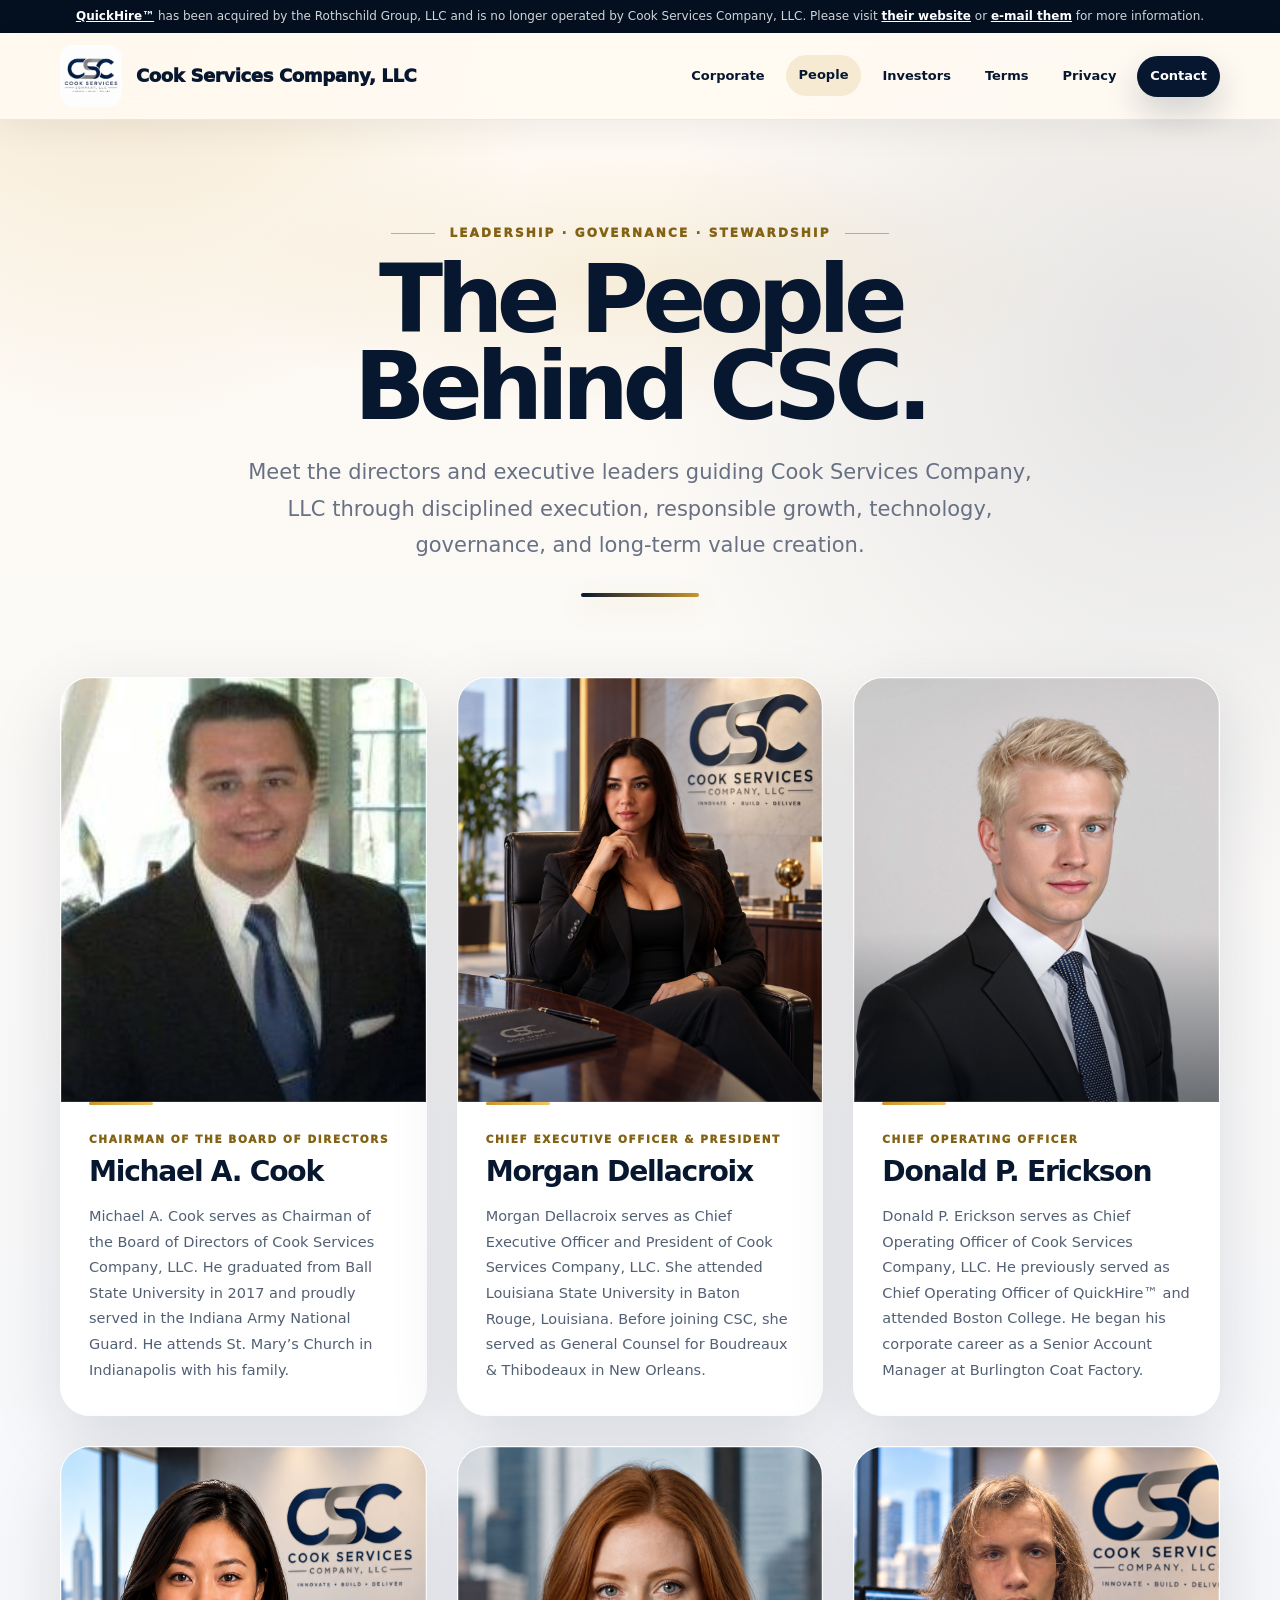
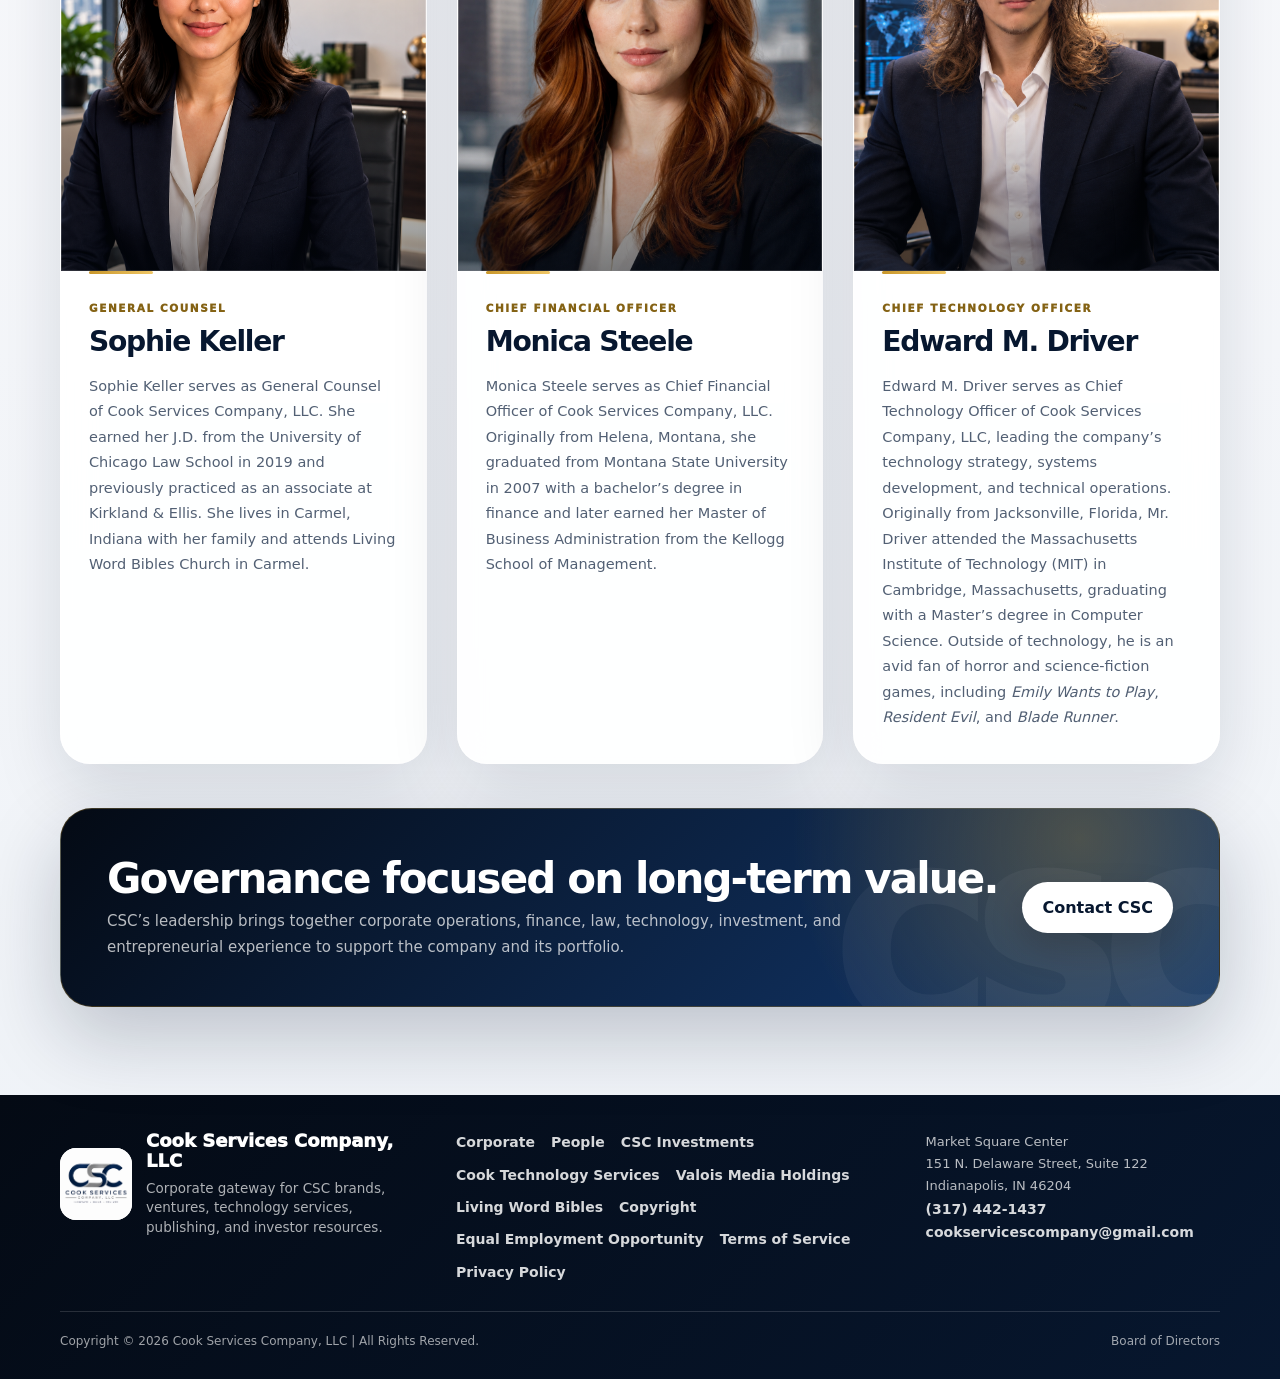
<file: board-of-directors/index.html>
<!DOCTYPE html>
<html lang="en">
<head>
  <meta charset="utf-8">
  <meta name="viewport" content="width=device-width, initial-scale=1">
  <title>Board of Directors | Cook Services Company, LLC</title>
  <meta name="description" content="Meet the Board of Directors and executive leadership of Cook Services Company, LLC.">
  <meta name="theme-color" content="#07172f">

  <link rel="icon" href="/favicon.ico">
  <link rel="apple-touch-icon" href="/apple-touch-icon.png">

  <style>
    :root{
      --csc-navy:#07172f;
      --csc-navy-2:#102957;
      --csc-gold:#c9972b;
      --csc-silver:#8d9298;
      --ink:#172033;
      --muted:#687183;
      --paper:#f6f8fb;
      --white:#ffffff;
      --line:#dfe4eb;
      --shadow:0 18px 50px rgba(7,23,47,.12);
      --radius:24px;
      --shell:min(1160px, calc(100% - 40px));
    }

    *{box-sizing:border-box}

    html{scroll-behavior:smooth}

    body{
      margin:0;
      font-family:Inter, ui-sans-serif, system-ui, -apple-system, BlinkMacSystemFont, "Segoe UI", sans-serif;
      color:var(--ink);
      background:
        radial-gradient(circle at 85% 5%, rgba(201,151,43,.10), transparent 25%),
        linear-gradient(180deg,#fff 0%,#f7f8fb 45%,#f1f4f8 100%);
      line-height:1.6;
    }

    img{max-width:100%}

    .skip-link{
      position:absolute;
      left:-9999px;
      top:auto;
      width:1px;
      height:1px;
      overflow:hidden;
    }
    .skip-link:focus{
      left:16px;
      top:16px;
      width:auto;
      height:auto;
      padding:10px 14px;
      background:#fff;
      color:var(--csc-navy);
      z-index:1000;
      border-radius:10px;
      box-shadow:var(--shadow);
    }

    .acquisition-notice{
      background:#04101f;
      color:rgba(255,255,255,.82);
      text-align:center;
      padding:8px 18px;
      font-size:12px;
      line-height:1.45;
    }
    .acquisition-notice a{color:#fff;font-weight:800}

    .shell{width:var(--shell);margin-inline:auto}

    .topbar{
      position:sticky;
      top:0;
      z-index:50;
      background:rgba(255,255,255,.94);
      backdrop-filter:blur(16px);
      border-bottom:1px solid rgba(7,23,47,.08);
    }

    .topbar-inner{
      min-height:86px;
      display:flex;
      align-items:center;
      justify-content:space-between;
      gap:24px;
    }

    .brand{
      display:flex;
      align-items:center;
      gap:14px;
      text-decoration:none;
      color:var(--csc-navy);
      min-width:0;
    }

    .brand-logo{
      width:62px;
      height:62px;
      object-fit:contain;
      border-radius:14px;
      flex:0 0 auto;
    }

    .brand-name{
      font-weight:950;
      letter-spacing:-.02em;
      font-size:18px;
      white-space:nowrap;
    }

    .nav{
      display:flex;
      align-items:center;
      justify-content:flex-end;
      flex-wrap:wrap;
      gap:8px;
    }

    .nav a{
      color:var(--csc-navy);
      text-decoration:none;
      font-size:13px;
      font-weight:850;
      padding:10px 13px;
      border-radius:999px;
      transition:.16s ease;
    }

    .nav a:hover,
    .nav a[aria-current="page"]{
      background:rgba(201,151,43,.16);
      transform:translateY(-1px);
    }

    .nav .nav-cta{
      color:#fff;
      background:var(--csc-navy);
      box-shadow:0 16px 34px rgba(7,23,47,.18);
    }
    .nav .nav-cta:hover{background:var(--csc-navy-2)}

    .hero{
      padding:82px 0 50px;
      text-align:center;
      position:relative;
    }

    .eyebrow{
      margin:0 0 14px;
      color:#846214;
      font-size:12px;
      font-weight:950;
      letter-spacing:.18em;
      text-transform:uppercase;
    }

    h1{
      margin:0 auto;
      max-width:900px;
      color:var(--csc-navy);
      font-size:clamp(44px,7vw,78px);
      line-height:.98;
      letter-spacing:-.05em;
    }

    .hero p.lede{
      max-width:760px;
      margin:24px auto 0;
      font-size:18px;
      color:var(--muted);
    }

    .hero-rule{
      width:94px;
      height:4px;
      margin:30px auto 0;
      border-radius:999px;
      background:linear-gradient(90deg,var(--csc-navy),var(--csc-gold));
    }

    .board-section{padding:22px 0 88px}

    .board-grid{
      display:grid;
      grid-template-columns:repeat(3,minmax(0,1fr));
      gap:26px;
    }

    .director-card{
      background:rgba(255,255,255,.96);
      border:1px solid rgba(7,23,47,.08);
      border-radius:var(--radius);
      overflow:hidden;
      box-shadow:var(--shadow);
      display:flex;
      flex-direction:column;
      min-width:0;
      transition:transform .2s ease, box-shadow .2s ease;
    }

    .director-card:hover{
      transform:translateY(-4px);
      box-shadow:0 26px 60px rgba(7,23,47,.16);
    }

    .portrait-wrap{
      position:relative;
      aspect-ratio:4 / 4.35;
      overflow:hidden;
      background:#e8ebef;
    }

    .portrait-wrap img{
      width:100%;
      height:100%;
      object-fit:cover;
      object-position:center top;
      display:block;
      transition:transform .35s ease;
    }

    .director-card:hover .portrait-wrap img{transform:scale(1.018)}

    .portrait-wrap::after{
      content:"";
      position:absolute;
      inset:auto 0 0;
      height:30%;
      background:linear-gradient(180deg,transparent,rgba(4,10,20,.32));
      pointer-events:none;
    }

    .card-body{
      padding:25px 25px 28px;
      flex:1;
      display:flex;
      flex-direction:column;
    }

    .role{
      margin:0 0 8px;
      color:#846214;
      font-size:11px;
      font-weight:950;
      letter-spacing:.13em;
      text-transform:uppercase;
    }

    .director-card h2{
      margin:0;
      color:var(--csc-navy);
      font-size:27px;
      line-height:1.1;
      letter-spacing:-.03em;
    }

    .bio{
      margin:14px 0 0;
      color:#566073;
      font-size:14.5px;
      line-height:1.72;
    }

    .leadership-note{
      margin-top:36px;
      padding:28px 30px;
      background:linear-gradient(135deg,var(--csc-navy),#102957);
      color:#fff;
      border-radius:var(--radius);
      box-shadow:var(--shadow);
      display:grid;
      grid-template-columns:minmax(0,1fr) auto;
      gap:24px;
      align-items:center;
    }

    .leadership-note h2{
      margin:0 0 6px;
      font-size:25px;
      line-height:1.15;
    }
    .leadership-note p{
      margin:0;
      color:rgba(255,255,255,.72);
      max-width:760px;
    }
    .leadership-note a{
      text-decoration:none;
      color:var(--csc-navy);
      background:#fff;
      font-weight:900;
      padding:12px 17px;
      border-radius:999px;
      white-space:nowrap;
    }

    footer{
      background:linear-gradient(135deg,#040a14,var(--csc-navy));
      color:#fff;
      padding:36px 0 28px;
    }

    .footer-grid{
      display:grid;
      grid-template-columns:minmax(240px,1fr) minmax(240px,1.2fr) minmax(220px,.8fr);
      gap:28px;
      align-items:start;
    }

    .footer-brand{
      display:flex;
      align-items:center;
      gap:14px;
    }

    .footer-logo{
      width:72px;
      height:72px;
      object-fit:contain;
      border-radius:16px;
      background:#fff;
    }

    .footer-title{font-weight:950;font-size:18px;line-height:1.12}
    .footer-sub{
      color:rgba(255,255,255,.68);
      margin-top:7px;
      font-size:13.5px;
      line-height:1.45;
      max-width:430px;
    }

    .footer-links{
      display:flex;
      flex-wrap:wrap;
      gap:10px 16px;
    }

    .footer-links a,
    .footer-contact a{
      color:rgba(255,255,255,.84);
      text-decoration:none;
      font-weight:760;
      font-size:14px;
    }

    .footer-links a:hover,
    .footer-contact a:hover{
      color:#fff;
      text-decoration:underline;
    }

    .footer-contact{
      color:rgba(255,255,255,.72);
      line-height:1.7;
      font-size:13px;
    }

    .copyright{
      margin-top:28px;
      padding-top:20px;
      border-top:1px solid rgba(255,255,255,.14);
      color:rgba(255,255,255,.62);
      font-size:12px;
      display:flex;
      justify-content:space-between;
      gap:16px;
      flex-wrap:wrap;
    }
    .copyright a{color:inherit;text-decoration:none}
    .copyright a:hover{color:#fff;text-decoration:underline}

    @media(max-width:980px){
      .board-grid{grid-template-columns:repeat(2,minmax(0,1fr))}
      .footer-grid{grid-template-columns:1fr}
      .topbar-inner{align-items:flex-start;padding:14px 0;flex-direction:column}
      .nav{justify-content:flex-start}
    }

    @media(max-width:650px){
      :root{--shell:min(100% - 22px,1160px)}
      .acquisition-notice{font-size:11px}
      .brand{width:100%;justify-content:center}
      .brand-name{font-size:16px;white-space:normal}
      .brand-logo{width:58px;height:58px}
      .nav{justify-content:center;width:100%}
      .nav a{font-size:12px;padding:9px 10px}
      .hero{padding:56px 0 34px}
      h1{font-size:clamp(42px,15vw,62px)}
      .hero p.lede{font-size:16px}
      .board-grid{grid-template-columns:1fr;gap:20px}
      .portrait-wrap{aspect-ratio:4 / 4.1}
      .leadership-note{grid-template-columns:1fr;text-align:left}
      .leadership-note a{justify-self:start}
    }
  
    /* Premium board presentation */
    body{
      background:
        radial-gradient(circle at 10% 0%,rgba(201,151,43,.18),transparent 27rem),
        radial-gradient(circle at 92% 12%,rgba(16,41,87,.10),transparent 34rem),
        linear-gradient(180deg,#fffaf2 0%,#f7f8fb 48%,#eef2f7 100%);
    }

    .topbar{
      background:rgba(255,250,242,.90);
      backdrop-filter:blur(22px);
      box-shadow:0 10px 34px rgba(7,23,47,.06);
    }

    .hero{
      padding:96px 0 58px;
    }

    .hero::before{
      content:"";
      position:absolute;
      inset:22px 50% auto;
      width:min(880px,92vw);
      height:280px;
      transform:translateX(-50%);
      background:radial-gradient(ellipse at center,rgba(201,151,43,.13),transparent 68%);
      pointer-events:none;
      z-index:-1;
    }

    .eyebrow{
      display:inline-flex;
      align-items:center;
      gap:14px;
    }
    .eyebrow::before,.eyebrow::after{
      content:"";
      width:44px;
      height:1px;
      background:rgba(132,98,20,.48);
    }

    h1{
      font-size:clamp(52px,8vw,94px);
      line-height:.92;
      letter-spacing:-.07em;
      text-wrap:balance;
    }

    .hero p.lede{
      font-size:clamp(17px,2vw,21px);
      line-height:1.72;
      max-width:820px;
    }

    .hero-rule{
      width:118px;
      height:4px;
      box-shadow:0 10px 24px rgba(201,151,43,.25);
    }

    .board-grid{
      gap:30px;
    }

    .director-card{
      position:relative;
      border-radius:30px;
      background:rgba(255,255,255,.92);
      border:1px solid rgba(255,255,255,.78);
      box-shadow:0 24px 68px rgba(7,23,47,.13);
      backdrop-filter:blur(16px);
      transition:transform .24s ease,box-shadow .24s ease,border-color .24s ease;
    }

    .director-card:hover{
      transform:translateY(-8px);
      box-shadow:0 36px 88px rgba(7,23,47,.18);
      border-color:rgba(201,151,43,.42);
    }

    .portrait-wrap{
      aspect-ratio:4/4.65;
      background:
        linear-gradient(145deg,#e8ebef,#f8fafc);
    }

    .portrait-wrap::before{
      content:"";
      position:absolute;
      inset:0;
      z-index:1;
      box-shadow:inset 0 0 0 1px rgba(255,255,255,.24);
      pointer-events:none;
    }

    .portrait-wrap::after{
      height:40%;
      background:linear-gradient(180deg,transparent,rgba(4,10,20,.48));
      z-index:1;
    }

    .portrait-wrap img{
      transform:scale(1.002);
      filter:saturate(.98) contrast(1.01);
    }

    .director-card:hover .portrait-wrap img{
      transform:scale(1.035);
      filter:saturate(1.04) contrast(1.03);
    }

    .card-body{
      position:relative;
      padding:29px 28px 32px;
    }

    .card-body::before{
      content:"";
      position:absolute;
      top:0;
      left:28px;
      width:64px;
      height:3px;
      border-radius:999px;
      background:linear-gradient(90deg,var(--csc-gold),#f0c766);
    }

    .role{
      font-size:10.5px;
      letter-spacing:.15em;
      margin-bottom:10px;
    }

    .director-card h2{
      font-size:clamp(26px,2.2vw,32px);
      letter-spacing:-.045em;
    }

    .bio{
      margin-top:16px;
      color:#526074;
      font-size:14.5px;
      line-height:1.76;
    }

    .leadership-note{
      margin-top:44px;
      padding:clamp(30px,4vw,46px);
      border-radius:32px;
      background:
        radial-gradient(circle at 88% 15%,rgba(201,151,43,.32),transparent 18rem),
        linear-gradient(135deg,#040a14,#0f2d58 72%,#143d76);
      border:1px solid rgba(201,151,43,.28);
      box-shadow:0 30px 78px rgba(7,23,47,.22);
      overflow:hidden;
      position:relative;
    }

    .leadership-note::after{
      content:"CSC";
      position:absolute;
      right:-16px;
      bottom:-54px;
      font-weight:1000;
      font-size:clamp(120px,16vw,220px);
      line-height:1;
      letter-spacing:-.08em;
      color:rgba(255,255,255,.045);
      pointer-events:none;
    }

    .leadership-note>div,.leadership-note>a{
      position:relative;
      z-index:1;
    }

    .leadership-note h2{
      font-size:clamp(28px,3.5vw,42px);
      letter-spacing:-.045em;
    }

    .leadership-note p{
      font-size:15px;
      line-height:1.7;
    }

    .leadership-note a{
      padding:13px 20px;
      box-shadow:0 14px 34px rgba(0,0,0,.18);
      transition:transform .16s ease,background .16s ease;
    }

    .leadership-note a:hover{
      transform:translateY(-2px);
      background:#fff8e8;
    }

    @media(max-width:650px){
      .hero{padding:62px 0 38px}
      .eyebrow::before,.eyebrow::after{width:24px}
      .portrait-wrap{aspect-ratio:4/4.35}
      .card-body{padding:25px 22px 28px}
      .card-body::before{left:22px}
    }

  </style>

  <script type="application/ld+json">
  {
    "@context":"https://schema.org",
    "@type":"AboutPage",
    "name":"Board of Directors | Cook Services Company, LLC",
    "url":"https://corporate.cook-international.com/board-of-directors/",
    "about":{
      "@type":"Organization",
      "name":"Cook Services Company, LLC",
      "url":"https://corporate.cook-international.com/"
    }
  }
  </script>
</head>

<body>
  <div class="acquisition-notice" role="status" aria-label="QuickHire acquisition notice">
    <a href="https://quickhire.agency">QuickHire™</a> has been acquired by the Rothschild Group, LLC and is no longer operated by Cook Services Company, LLC.
    Please visit <a href="https://rothschildgroupllc.com/">their website</a> or
    <a href="mailto:info@rothschildgroupllc.com?subject=RE%3A%20QuickHire%E2%84%A2">e-mail them</a> for more information.
  </div>

  <a class="skip-link" href="#main">Skip to content</a>

  <header class="topbar" aria-label="Site header">
    <div class="shell topbar-inner">
      <a class="brand" href="/" aria-label="Cook Services Company home">
        <img class="brand-logo" src="/CSCLogo01.png" alt="Cook Services Company logo">
        <span class="brand-name">Cook Services Company, LLC</span>
      </a>

      <nav class="nav" aria-label="Primary navigation">
        <a href="/">Corporate</a>
        <a href="/board-of-directors/" aria-current="page">People</a>
        <a href="/investors/">Investors</a>
        <a href="/terms/">Terms</a>
        <a href="/privacy/">Privacy</a>
        <a class="nav-cta" href="/#contact">Contact</a>
      </nav>
    </div>
  </header>

  <main id="main">
    <section class="shell hero" aria-labelledby="page-title">
      <p class="eyebrow">Leadership · Governance · Stewardship</p>
      <h1 id="page-title">The People Behind CSC.</h1>
      <p class="lede">
        Meet the directors and executive leaders guiding Cook Services Company, LLC through disciplined execution, responsible growth, technology, governance, and long-term value creation.
      </p>
      <div class="hero-rule" aria-hidden="true"></div>
    </section>

    <section class="shell board-section" aria-label="Cook Services Company Board of Directors">
      <div class="board-grid">

        <article class="director-card">
          <div class="portrait-wrap">
            <img src="./MichaelACook.jpg" alt="Michael A. Cook" loading="eager">
          </div>
          <div class="card-body">
            <p class="role">Chairman of the Board of Directors</p>
            <h2>Michael A. Cook</h2>
            <p class="bio">
              Michael A. Cook serves as Chairman of the Board of Directors of Cook Services Company, LLC.
              He graduated from Ball State University in 2017 and proudly served in the Indiana Army National Guard.
              He attends St. Mary’s Church in Indianapolis with his family.
            </p>
          </div>
        </article>

        <article class="director-card">
          <div class="portrait-wrap">
            <img src="./MorganDellacroix.png" alt="Morgan Dellacroix" loading="eager">
          </div>
          <div class="card-body">
            <p class="role">Chief Executive Officer &amp; President</p>
            <h2>Morgan Dellacroix</h2>
            <p class="bio">
              Morgan Dellacroix serves as Chief Executive Officer and President of Cook Services Company, LLC.
              She attended Louisiana State University in Baton Rouge, Louisiana. Before joining CSC,
              she served as General Counsel for Boudreaux &amp; Thibodeaux in New Orleans.
            </p>
          </div>
        </article>

        <article class="director-card">
          <div class="portrait-wrap">
            <img src="./01DonaldErickson.jpeg" alt="Donald P. Erickson" loading="eager">
          </div>
          <div class="card-body">
            <p class="role">Chief Operating Officer</p>
            <h2>Donald P. Erickson</h2>
            <p class="bio">
              Donald P. Erickson serves as Chief Operating Officer of Cook Services Company, LLC.
              He previously served as Chief Operating Officer of QuickHire™ and attended Boston College.
              He began his corporate career as a Senior Account Manager at Burlington Coat Factory.
            </p>
          </div>
        </article>

        <article class="director-card">
          <div class="portrait-wrap">
            <img src="./SophieKeller03.png" alt="Sophie Keller" loading="lazy">
          </div>
          <div class="card-body">
            <p class="role">General Counsel</p>
            <h2>Sophie Keller</h2>
            <p class="bio">
              Sophie Keller serves as General Counsel of Cook Services Company, LLC. She earned her J.D.
              from the University of Chicago Law School in 2019 and previously practiced as an associate
              at Kirkland &amp; Ellis. She lives in Carmel, Indiana with her family and attends Living Word
              Bibles Church in Carmel.
            </p>
          </div>
        </article>

        <article class="director-card">
          <div class="portrait-wrap">
            <img src="./monica-steele.png" alt="Monica Steele" loading="lazy">
          </div>
          <div class="card-body">
            <p class="role">Chief Financial Officer</p>
            <h2>Monica Steele</h2>
            <p class="bio">
              Monica Steele serves as Chief Financial Officer of Cook Services Company, LLC. Originally
              from Helena, Montana, she graduated from Montana State University in 2007 with a bachelor’s
              degree in finance and later earned her Master of Business Administration from the Kellogg
              School of Management.
            </p>
          </div>
        </article>

        <article class="director-card">
          <div class="portrait-wrap">
            <img src="./Edward-Driver.png" alt="Edward M. Driver" loading="lazy">
          </div>
          <div class="card-body">
            <p class="role">Chief Technology Officer</p>
            <h2>Edward M. Driver</h2>
            <p class="bio">
              Edward M. Driver serves as Chief Technology Officer of Cook Services Company, LLC, leading
              the company’s technology strategy, systems development, and technical operations. Originally
              from Jacksonville, Florida, Mr. Driver attended the Massachusetts Institute of Technology (MIT)
              in Cambridge, Massachusetts, graduating with a Master’s degree in Computer Science. Outside of
              technology, he is an avid fan of horror and science-fiction games, including <em>Emily Wants to Play</em>,
              <em>Resident Evil</em>, and <em>Blade Runner</em>.
            </p>
          </div>
        </article>

      </div>

      <div class="leadership-note">
        <div>
          <h2>Governance focused on long-term value.</h2>
          <p>
            CSC’s leadership brings together corporate operations, finance, law, technology, investment,
            and entrepreneurial experience to support the company and its portfolio.
          </p>
        </div>
        <a href="/#contact">Contact CSC</a>
      </div>
    </section>
  </main>

  <footer aria-label="Site footer">
    <div class="shell">
      <div class="footer-grid">
        <div class="footer-brand">
          <img class="footer-logo" src="/CSCLogo01.png" alt="Cook Services Company logo" loading="lazy">
          <div>
            <div class="footer-title">Cook Services Company, LLC</div>
            <div class="footer-sub">
              Corporate gateway for CSC brands, ventures, technology services, publishing, and investor resources.
            </div>
          </div>
        </div>

        <nav class="footer-links" aria-label="Footer navigation">
          <a href="/">Corporate</a>
          <a href="/board-of-directors/">People</a>
          <a href="/investors/">CSC Investments</a>
          <a href="https://cts.cook-international.com/">Cook Technology Services</a>
          <a href="https://www.valoismedia.com/">Valois Media Holdings</a>
          <a href="https://www.livingwordbibles.com/">Living Word Bibles</a>
          <a href="/copyright/">Copyright</a>
          <a href="/eeo/">Equal Employment Opportunity</a>
          <a href="/terms/">Terms of Service</a>
          <a href="/privacy/">Privacy Policy</a>
        </nav>

        <div class="footer-contact">
          Market Square Center<br>
          151 N. Delaware Street, Suite 122<br>
          Indianapolis, IN 46204<br>
          <a href="tel:+13174421437">(317) 442-1437</a><br>
          <a href="mailto:cookservicescompany@gmail.com">cookservicescompany@gmail.com</a>
        </div>
      </div>

      <div class="copyright">
        <a href="/copyright/">Copyright © <span id="year">2026</span> Cook Services Company, LLC | All Rights Reserved.</a>
        <span>Board of Directors</span>
      </div>
    </div>
  </footer>

  <script>
    document.getElementById('year').textContent = new Date().getFullYear();
  </script>
</body>
</html>
</file>
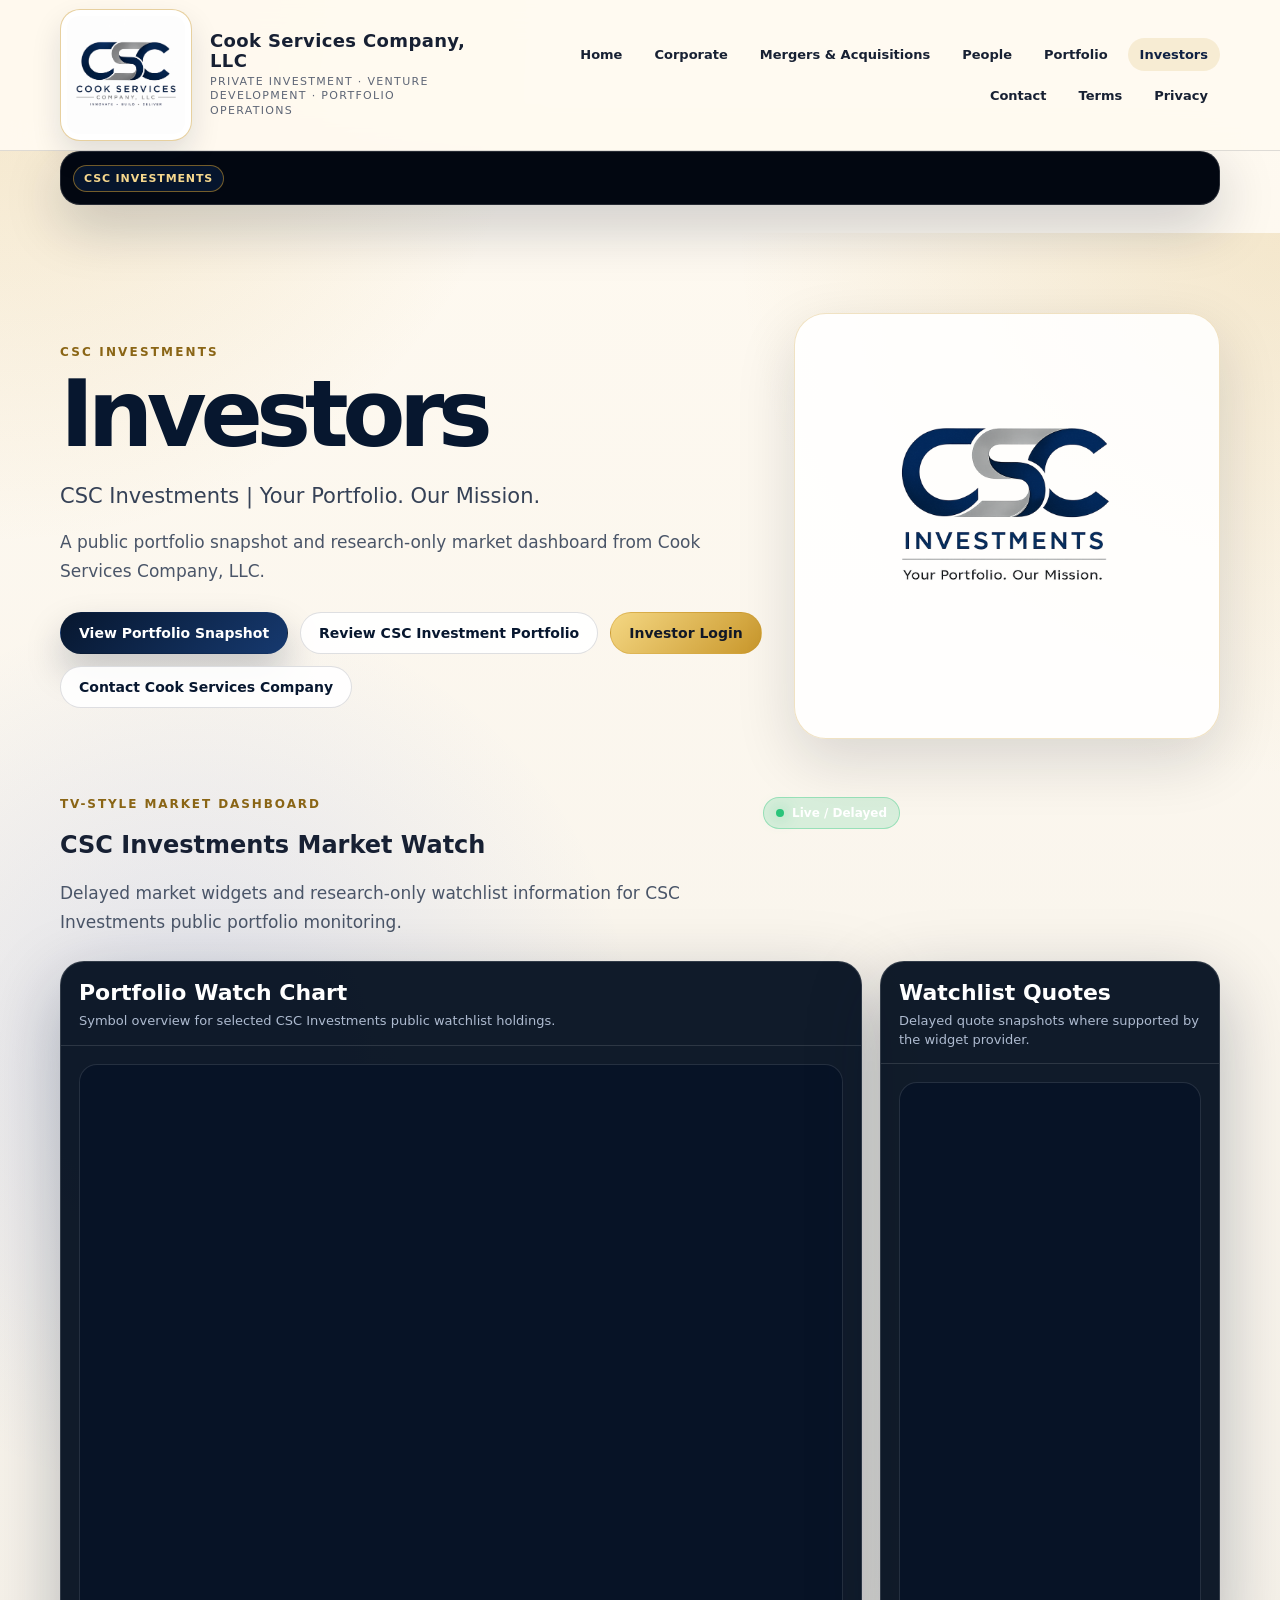
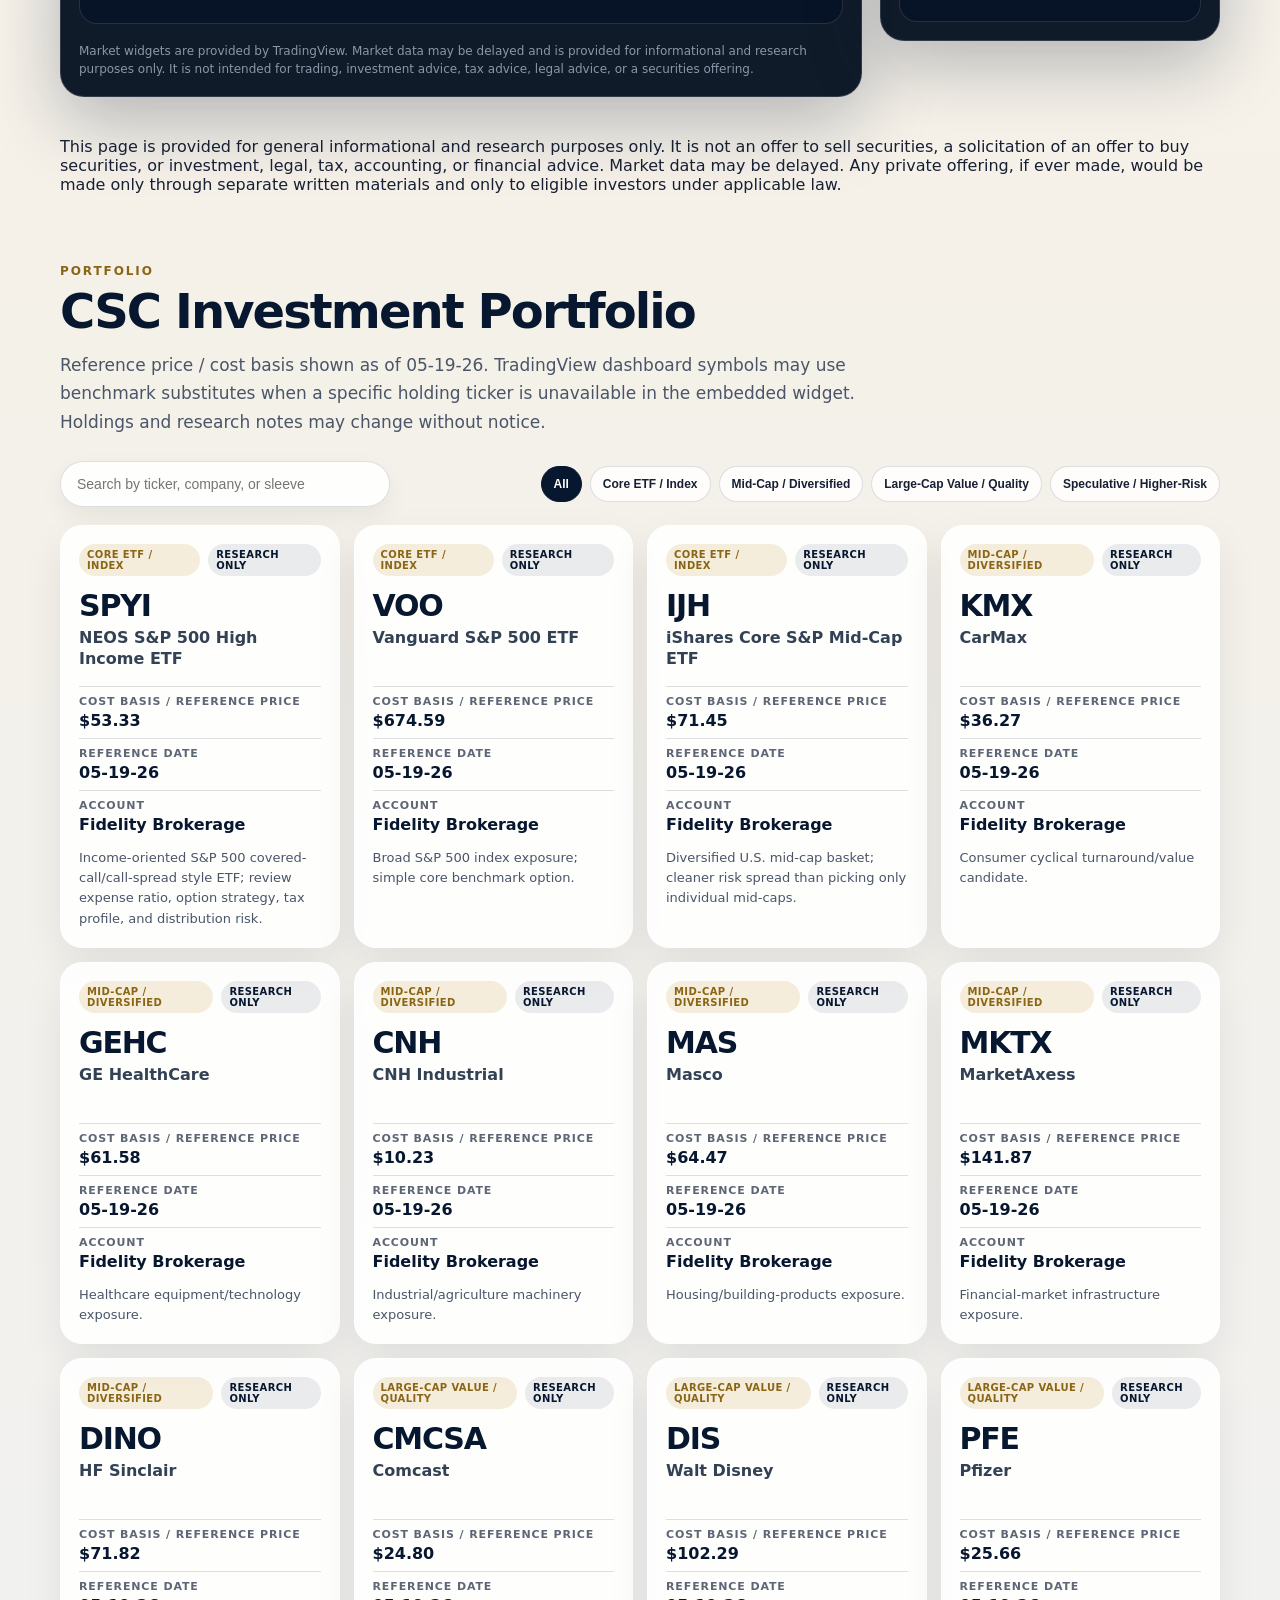
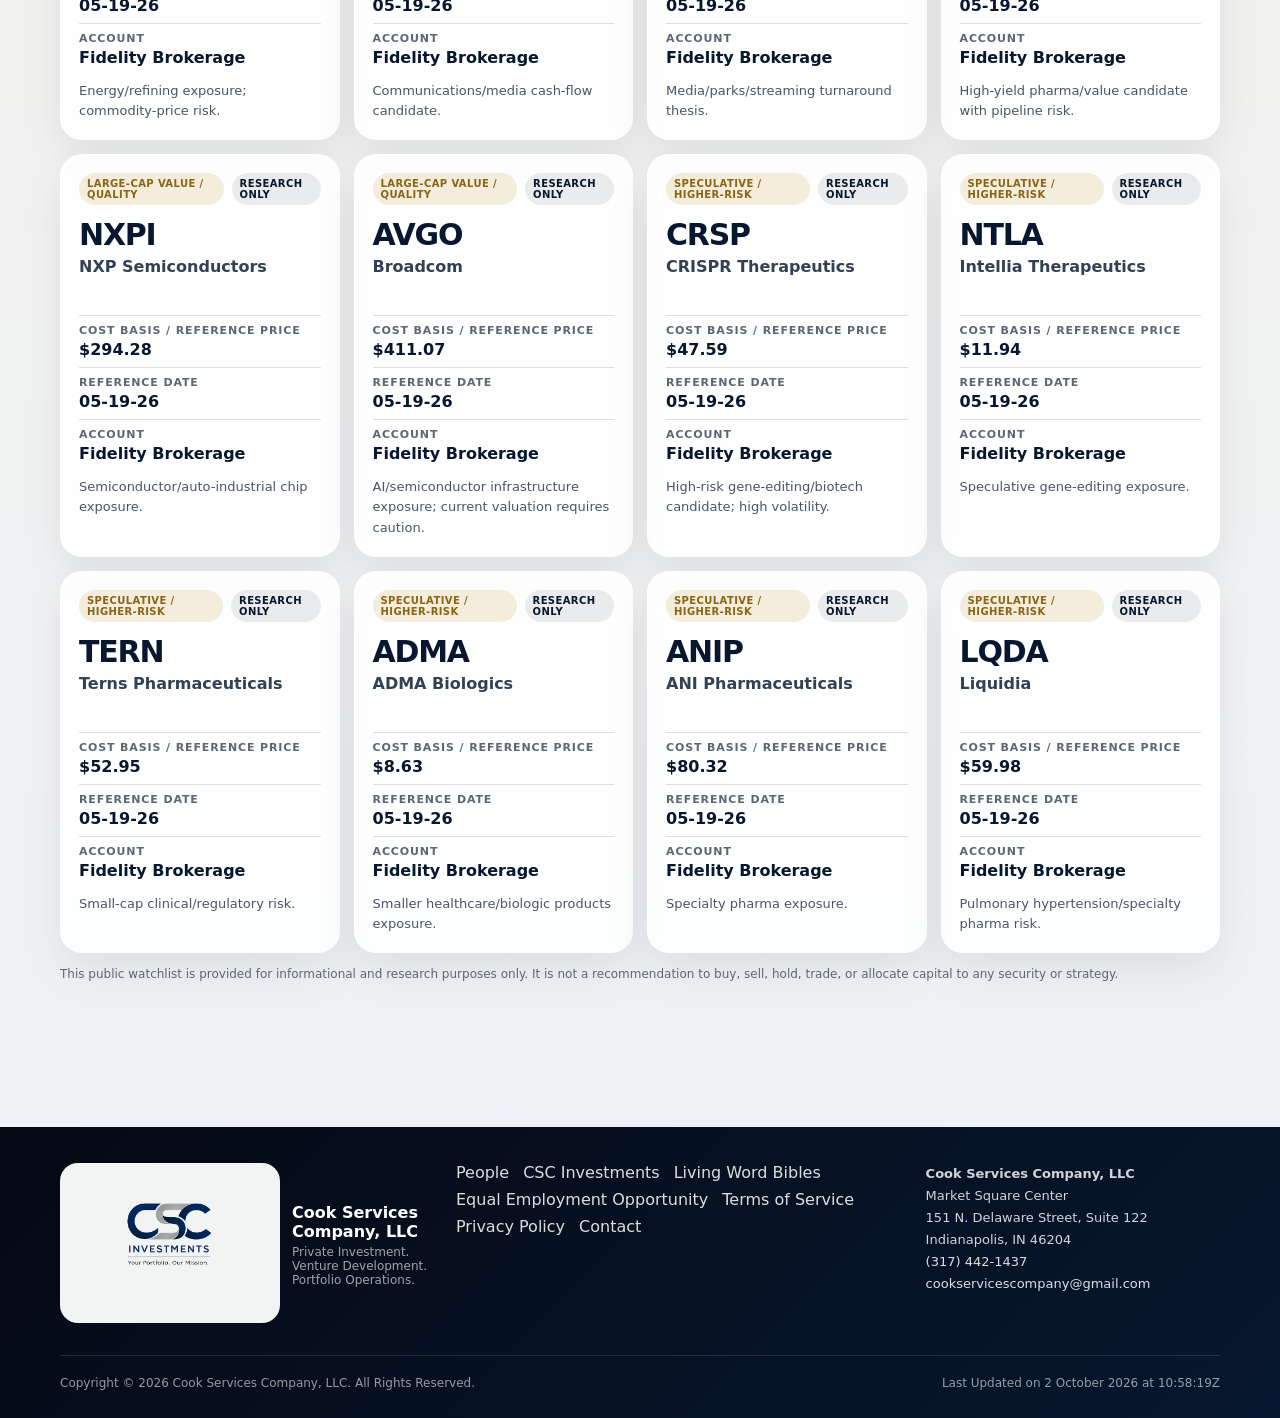
<file: investors/index.html>
<!doctype html>
<html lang="en">
<head>
  <meta charset="utf-8">
  <meta name="viewport" content="width=device-width, initial-scale=1">
  <title>Investors | CSC Investments | Cook Services Company, LLC</title>
  <meta name="description" content="Review CSC Investments public portfolio snapshot, research-only portfolio, market ticker, and delayed market dashboard from Cook Services Company, LLC.">
  <meta name="robots" content="index, follow">
  <link rel="canonical" href="https://corporate.cook-international.com/investors/">
  <meta property="og:title" content="Investors | CSC Investments">
  <meta property="og:description" content="CSC Investments public portfolio snapshot, research-only portfolio, market ticker, and delayed market dashboard.">
  <meta property="og:type" content="website">
  <meta property="og:url" content="https://corporate.cook-international.com/investors/">
  <meta property="og:image" content="https://corporate.cook-international.com/CSCInvestmentsLogo.png">
  <meta name="twitter:card" content="summary_large_image">
  <link rel="icon" href="/favicon.ico" sizes="any">
  <link rel="icon" type="image/png" sizes="48x48" href="/favicon-48x48.png">
  <link rel="icon" type="image/png" sizes="96x96" href="/favicon-96x96.png">
  <link rel="apple-touch-icon" sizes="180x180" href="/apple-touch-icon.png">
  <link rel="manifest" href="/site.webmanifest">
  <meta name="theme-color" content="#061a33">
  <link rel="stylesheet" href="/assets/csc-style.css">
  <style>
    /* CSC Portal targeted investor-page mobile refinements — no data-source/function changes */
    .csc-investor-login-button {
      background: linear-gradient(135deg, #f4d783, #c9972b);
      color: #111827;
      border-color: rgba(201,151,43,.45);
    }
    @media (max-width: 760px) {
      .csc-investor-ticker {
        flex-direction: row !important;
        align-items: center !important;
        padding-top: 0 !important;
        min-height: 52px;
      }
      .csc-investor-ticker-label {
        margin-left: 10px !important;
        white-space: nowrap;
      }
      .csc-investor-tv-ticker {
        width: auto !important;
        flex: 1 1 auto !important;
      }
      .csc-custom-ticker {
        display: none !important;
      }
      .csc-watchlist-grid {
        display: flex !important;
        grid-template-columns: none !important;
        gap: 14px;
        overflow-x: auto;
        scroll-snap-type: x mandatory;
        -webkit-overflow-scrolling: touch;
        padding: 2px 6px 16px 2px;
      }
      .csc-watchlist-grid .csc-watch-card,
      .csc-watchlist-grid .csc-empty-card {
        flex: 0 0 min(84vw, 360px);
        scroll-snap-align: start;
      }
      .csc-watchlist-grid::-webkit-scrollbar {
        height: 8px;
      }
      .csc-watchlist-grid::-webkit-scrollbar-thumb {
        background: rgba(7,23,47,.28);
        border-radius: 999px;
      }
    }
    @media (max-width: 560px) {
      .csc-custom-ticker {
        display: none !important;
      }
    }
  </style>
</head>
<body>
  <div id="csc-site-header"></div>

    <section class="csc-shell csc-investor-ticker" aria-label="CSC Investments market ticker">
      <div class="csc-investor-ticker-label">CSC Investments</div>
      <div class="csc-investor-tv-ticker">
        <div class="tradingview-widget-container">
          <div class="tradingview-widget-container__widget"></div>
          <script type="text/javascript" src="https://s3.tradingview.com/external-embedding/embed-widget-ticker-tape.js" async>
          {
            "symbols": [
              {"description":"SPY", "proName":"AMEX:SPY"},
              {"description":"MDY", "proName":"AMEX:MDY"},
              {"description":"IWM", "proName":"AMEX:IWM"},
              {"description":"KMX", "proName":"NYSE:KMX"},
              {"description":"GEHC", "proName":"NASDAQ:GEHC"},
              {"description":"CNH", "proName":"NYSE:CNH"},
              {"description":"MAS", "proName":"NYSE:MAS"},
              {"description":"MKTX", "proName":"NASDAQ:MKTX"},
              {"description":"DINO", "proName":"NYSE:DINO"},
              {"description":"CMCSA", "proName":"NASDAQ:CMCSA"},
              {"description":"DIS", "proName":"NYSE:DIS"},
              {"description":"PFE", "proName":"NYSE:PFE"},
              {"description":"NXPI", "proName":"NASDAQ:NXPI"},
              {"description":"AVGO", "proName":"NASDAQ:AVGO"},
              {"description":"CRSP", "proName":"NASDAQ:CRSP"},
              {"description":"NTLA", "proName":"NASDAQ:NTLA"},
              {"description":"TERN", "proName":"NASDAQ:TERN"},
              {"description":"ADMA", "proName":"NASDAQ:ADMA"},
              {"description":"ANIP", "proName":"NASDAQ:ANIP"},
              {"description":"LQDA", "proName":"NASDAQ:LQDA"}
            ],
            "showSymbolLogo": true,
            "isTransparent": true,
            "displayMode": "regular",
            "colorTheme": "dark",
            "locale": "en"
          }
          </script>
        </div>
      </div>
      <div class="csc-custom-ticker" aria-hidden="true">
        <div class="csc-custom-ticker-track">
          <span>SPYI $53.33</span><span>VOO $674.59</span><span>IJH $71.45</span><span>KMX $36.27</span><span>GEHC $61.58</span><span>CNH $10.23</span><span>MAS $64.47</span><span>MKTX $141.87</span><span>DINO $71.82</span><span>CMCSA $24.80</span><span>DIS $102.29</span><span>PFE $25.66</span><span>NXPI $294.28</span><span>AVGO $411.07</span><span>CRSP $47.59</span><span>NTLA $11.94</span><span>TERN $52.95</span><span>ADMA $8.63</span><span>ANIP $80.32</span><span>LQDA $59.98</span>
          <span>SPYI $53.33</span><span>VOO $674.59</span><span>IJH $71.45</span><span>KMX $36.27</span><span>GEHC $61.58</span><span>CNH $10.23</span><span>MAS $64.47</span><span>MKTX $141.87</span><span>DINO $71.82</span><span>CMCSA $24.80</span><span>DIS $102.29</span><span>PFE $25.66</span><span>NXPI $294.28</span><span>AVGO $411.07</span><span>CRSP $47.59</span><span>NTLA $11.94</span><span>TERN $52.95</span><span>ADMA $8.63</span><span>ANIP $80.32</span><span>LQDA $59.98</span>
        </div>
      </div>
    </section>



  <main class="csc-main csc-investors-main" id="main">
    <section class="csc-shell csc-investors-hero" aria-labelledby="investors-title">
      <div class="csc-investors-hero-copy">
        <p class="csc-eyebrow">CSC Investments</p>
        <h1 id="investors-title">Investors</h1>
        <p class="csc-hero-lede">CSC Investments | Your Portfolio. Our Mission.</p>
        <p class="csc-section-lede">A public portfolio snapshot and research-only market dashboard from Cook Services Company, LLC.</p>
        <div class="csc-hero-actions">
          <a class="csc-button csc-button-primary" href="#portfolio-snapshot">View Portfolio Snapshot</a>
          <a class="csc-button csc-button-secondary" href="#market-dashboard">Review CSC Investment Portfolio</a>
          <a class="csc-button csc-button-secondary csc-investor-login-button" href="/portal/">Investor Login</a>
          <a class="csc-button csc-button-secondary" href="mailto:cookservicescompany@gmail.com">Contact Cook Services Company</a>
        </div>
      </div>
      <div class="csc-investors-hero-logo">
        <img src="/CSCInvestmentsLogo.png" alt="CSC Investments logo" loading="eager">
      </div>
    </section>

    <section class="csc-shell csc-market-dashboard" id="market-dashboard" aria-labelledby="market-dashboard-title">
      <div class="csc-section-header csc-market-dashboard-header">
        <div>
          <p class="csc-kicker">TV-Style Market Dashboard</p>
          <h2 id="market-dashboard-title">CSC Investments Market Watch</h2>
          <p class="csc-section-lede">Delayed market widgets and research-only watchlist information for CSC Investments public portfolio monitoring.</p>
        </div>
        <span class="csc-live-badge">Live / Delayed</span>
      </div>

      <div class="csc-market-layout">
        <article class="csc-market-card csc-market-card-main">
          <header class="csc-market-card-header">
            <div>
              <h3>Portfolio Watch Chart</h3>
              <p>Symbol overview for selected CSC Investments public watchlist holdings.</p>
            </div>
          </header>
          <div class="csc-tv-main-wrap">
            <div class="tradingview-widget-container">
              <div class="tradingview-widget-container__widget"></div>
              <script type="text/javascript" src="https://s3.tradingview.com/external-embedding/embed-widget-symbol-overview.js" async>
              {
                "symbols": [
                  ["SPY", "AMEX:SPY|1D"],
                  ["MDY", "AMEX:MDY|1D"],
                  ["IWM", "AMEX:IWM|1D"],
                  ["CarMax", "NYSE:KMX|1D"],
                  ["GE HealthCare", "NASDAQ:GEHC|1D"],
                  ["CNH Industrial", "NYSE:CNH|1D"],
                  ["Masco", "NYSE:MAS|1D"],
                  ["MarketAxess", "NASDAQ:MKTX|1D"],
                  ["HF Sinclair", "NYSE:DINO|1D"],
                  ["Comcast", "NASDAQ:CMCSA|1D"],
                  ["Disney", "NYSE:DIS|1D"],
                  ["Pfizer", "NYSE:PFE|1D"],
                  ["NXP", "NASDAQ:NXPI|1D"],
                  ["Broadcom", "NASDAQ:AVGO|1D"],
                  ["CRISPR Therapeutics", "NASDAQ:CRSP|1D"],
                  ["Intellia", "NASDAQ:NTLA|1D"],
                  ["Terns", "NASDAQ:TERN|1D"],
                  ["ADMA", "NASDAQ:ADMA|1D"],
                  ["ANI Pharma", "NASDAQ:ANIP|1D"],
                  ["Liquidia", "NASDAQ:LQDA|1D"]
                ],
                "chartOnly": false,
                "width": "100%",
                "height": "100%",
                "locale": "en",
                "colorTheme": "dark",
                "autosize": true,
                "showVolume": false,
                "showMA": false,
                "hideDateRanges": false,
                "hideMarketStatus": false,
                "hideSymbolLogo": false,
                "scalePosition": "right",
                "scaleMode": "Normal",
                "fontFamily": "Arial, sans-serif",
                "fontSize": "12",
                "noTimeScale": false,
                "valuesTracking": "1",
                "changeMode": "price-and-percent"
              }
              </script>
            </div>
          </div>
          <p class="csc-market-note">Market widgets are provided by TradingView. Market data may be delayed and is provided for informational and research purposes only. It is not intended for trading, investment advice, tax advice, legal advice, or a securities offering.</p>
        </article>

        <aside class="csc-market-card csc-market-card-side">
          <header class="csc-market-card-header">
            <div>
              <h3>Watchlist Quotes</h3>
              <p>Delayed quote snapshots where supported by the widget provider.</p>
            </div>
          </header>
          <div class="csc-tv-side-wrap">
            <div class="tradingview-widget-container">
              <div class="tradingview-widget-container__widget"></div>
              <script type="text/javascript" src="https://s3.tradingview.com/external-embedding/embed-widget-market-quotes.js" async>
              {
                "width": "100%",
                "height": "100%",
                "symbolsGroups": [
                  {
                    "name": "Core Benchmarks",
                    "originalName": "Core Benchmarks",
                    "symbols": [
                      {"name":"AMEX:SPY", "displayName":"SPY"},
                      {"name":"AMEX:MDY", "displayName":"MDY"},
                      {"name":"AMEX:IWM", "displayName":"IWM"}
                    ]
                  },
                  {
                    "name": "Mid-Cap / Diversified",
                    "originalName": "Mid-Cap / Diversified",
                    "symbols": [
                      {"name":"NYSE:KMX", "displayName":"CarMax"},
                      {"name":"NASDAQ:GEHC", "displayName":"GE HealthCare"},
                      {"name":"NYSE:CNH", "displayName":"CNH Industrial"},
                      {"name":"NYSE:MAS", "displayName":"Masco"},
                      {"name":"NASDAQ:MKTX", "displayName":"MarketAxess"},
                      {"name":"NYSE:DINO", "displayName":"HF Sinclair"}
                    ]
                  },
                  {
                    "name": "Large-Cap Value / Quality",
                    "originalName": "Large-Cap Value / Quality",
                    "symbols": [
                      {"name":"NASDAQ:CMCSA", "displayName":"Comcast"},
                      {"name":"NYSE:DIS", "displayName":"Disney"},
                      {"name":"NYSE:PFE", "displayName":"Pfizer"},
                      {"name":"NASDAQ:NXPI", "displayName":"NXP"},
                      {"name":"NASDAQ:AVGO", "displayName":"Broadcom"}
                    ]
                  },
                  {
                    "name": "Speculative / Higher-Risk",
                    "originalName": "Speculative / Higher-Risk",
                    "symbols": [
                      {"name":"NASDAQ:CRSP", "displayName":"CRISPR"},
                      {"name":"NASDAQ:NTLA", "displayName":"Intellia"},
                      {"name":"NASDAQ:TERN", "displayName":"Terns"},
                      {"name":"NASDAQ:ADMA", "displayName":"ADMA"},
                      {"name":"NASDAQ:ANIP", "displayName":"ANI"},
                      {"name":"NASDAQ:LQDA", "displayName":"Liquidia"}
                    ]
                  }
                ],
                "showSymbolLogo": true,
                "colorTheme": "dark",
                "isTransparent": true,
                "locale": "en"
              }
              </script>
            </div>
          </div>
        </aside>
      </div>
    </section>

    <section class="csc-shell csc-slim-disclosure" aria-label="Investor page disclosure">
      <p>This page is provided for general informational and research purposes only. It is not an offer to sell securities, a solicitation of an offer to buy securities, or investment, legal, tax, accounting, or financial advice. Market data may be delayed. Any private offering, if ever made, would be made only through separate written materials and only to eligible investors under applicable law.</p>
    </section>

    <section class="csc-shell csc-section" id="portfolio-snapshot" aria-labelledby="portfolio-title">
      <div class="csc-section-header">
        <p class="csc-kicker">Portfolio</p>
        <h2 id="portfolio-title">CSC Investment Portfolio</h2>
        <p class="csc-section-lede">Reference price / cost basis shown as of 05-19-26. TradingView dashboard symbols may use benchmark substitutes when a specific holding ticker is unavailable in the embedded widget. Holdings and research notes may change without notice.</p>
      </div>

      <div class="csc-investor-controls" role="region" aria-label="Portfolio filters">
        <label class="csc-search-label" for="investor-search">Search portfolio</label>
        <input id="investor-search" class="csc-search-input" type="search" placeholder="Search by ticker, company, or sleeve">
        <div class="csc-filter-buttons" aria-label="Filter by sleeve">
          <button class="active" type="button" data-filter="All">All</button>
          <button type="button" data-filter="Core ETF / Index">Core ETF / Index</button>
          <button type="button" data-filter="Mid-Cap / Diversified">Mid-Cap / Diversified</button>
          <button type="button" data-filter="Large-Cap Value / Quality">Large-Cap Value / Quality</button>
          <button type="button" data-filter="Speculative / Higher-Risk">Speculative / Higher-Risk</button>
        </div>
      </div>

      <div id="investor-watchlist" class="csc-watchlist-grid" aria-live="polite"></div>
      <p class="csc-market-note csc-market-note-light">This public watchlist is provided for informational and research purposes only. It is not a recommendation to buy, sell, hold, trade, or allocate capital to any security or strategy.</p>
    </section>
  </main>

  <div id="csc-site-footer"></div>
  <script>
  const CSC_WATCHLIST = [
    {sleeve:'Core ETF / Index',ticker:'SPYI',name:'NEOS S&P 500 High Income ETF',price:'$53.33',account:'Fidelity Brokerage',status:'Research Only',notes:'Income-oriented S&P 500 covered-call/call-spread style ETF; review expense ratio, option strategy, tax profile, and distribution risk.'},
    {sleeve:'Core ETF / Index',ticker:'VOO',name:'Vanguard S&P 500 ETF',price:'$674.59',account:'Fidelity Brokerage',status:'Research Only',notes:'Broad S&P 500 index exposure; simple core benchmark option.'},
    {sleeve:'Core ETF / Index',ticker:'IJH',name:'iShares Core S&P Mid-Cap ETF',price:'$71.45',account:'Fidelity Brokerage',status:'Research Only',notes:'Diversified U.S. mid-cap basket; cleaner risk spread than picking only individual mid-caps.'},
    {sleeve:'Mid-Cap / Diversified',ticker:'KMX',name:'CarMax',price:'$36.27',account:'Fidelity Brokerage',status:'Research Only',notes:'Consumer cyclical turnaround/value candidate.'},
    {sleeve:'Mid-Cap / Diversified',ticker:'GEHC',name:'GE HealthCare',price:'$61.58',account:'Fidelity Brokerage',status:'Research Only',notes:'Healthcare equipment/technology exposure.'},
    {sleeve:'Mid-Cap / Diversified',ticker:'CNH',name:'CNH Industrial',price:'$10.23',account:'Fidelity Brokerage',status:'Research Only',notes:'Industrial/agriculture machinery exposure.'},
    {sleeve:'Mid-Cap / Diversified',ticker:'MAS',name:'Masco',price:'$64.47',account:'Fidelity Brokerage',status:'Research Only',notes:'Housing/building-products exposure.'},
    {sleeve:'Mid-Cap / Diversified',ticker:'MKTX',name:'MarketAxess',price:'$141.87',account:'Fidelity Brokerage',status:'Research Only',notes:'Financial-market infrastructure exposure.'},
    {sleeve:'Mid-Cap / Diversified',ticker:'DINO',name:'HF Sinclair',price:'$71.82',account:'Fidelity Brokerage',status:'Research Only',notes:'Energy/refining exposure; commodity-price risk.'},
    {sleeve:'Large-Cap Value / Quality',ticker:'CMCSA',name:'Comcast',price:'$24.80',account:'Fidelity Brokerage',status:'Research Only',notes:'Communications/media cash-flow candidate.'},
    {sleeve:'Large-Cap Value / Quality',ticker:'DIS',name:'Walt Disney',price:'$102.29',account:'Fidelity Brokerage',status:'Research Only',notes:'Media/parks/streaming turnaround thesis.'},
    {sleeve:'Large-Cap Value / Quality',ticker:'PFE',name:'Pfizer',price:'$25.66',account:'Fidelity Brokerage',status:'Research Only',notes:'High-yield pharma/value candidate with pipeline risk.'},
    {sleeve:'Large-Cap Value / Quality',ticker:'NXPI',name:'NXP Semiconductors',price:'$294.28',account:'Fidelity Brokerage',status:'Research Only',notes:'Semiconductor/auto-industrial chip exposure.'},
    {sleeve:'Large-Cap Value / Quality',ticker:'AVGO',name:'Broadcom',price:'$411.07',account:'Fidelity Brokerage',status:'Research Only',notes:'AI/semiconductor infrastructure exposure; current valuation requires caution.'},
    {sleeve:'Speculative / Higher-Risk',ticker:'CRSP',name:'CRISPR Therapeutics',price:'$47.59',account:'Fidelity Brokerage',status:'Research Only',notes:'High-risk gene-editing/biotech candidate; high volatility.'},
    {sleeve:'Speculative / Higher-Risk',ticker:'NTLA',name:'Intellia Therapeutics',price:'$11.94',account:'Fidelity Brokerage',status:'Research Only',notes:'Speculative gene-editing exposure.'},
    {sleeve:'Speculative / Higher-Risk',ticker:'TERN',name:'Terns Pharmaceuticals',price:'$52.95',account:'Fidelity Brokerage',status:'Research Only',notes:'Small-cap clinical/regulatory risk.'},
    {sleeve:'Speculative / Higher-Risk',ticker:'ADMA',name:'ADMA Biologics',price:'$8.63',account:'Fidelity Brokerage',status:'Research Only',notes:'Smaller healthcare/biologic products exposure.'},
    {sleeve:'Speculative / Higher-Risk',ticker:'ANIP',name:'ANI Pharmaceuticals',price:'$80.32',account:'Fidelity Brokerage',status:'Research Only',notes:'Specialty pharma exposure.'},
    {sleeve:'Speculative / Higher-Risk',ticker:'LQDA',name:'Liquidia',price:'$59.98',account:'Fidelity Brokerage',status:'Research Only',notes:'Pulmonary hypertension/specialty pharma risk.'}
  ];

  function escapeText(value){
    return String(value || '').replace(/[&<>"']/g, function(c){ return {'&':'&amp;','<':'&lt;','>':'&gt;','"':'&quot;',"'":'&#039;'}[c]; });
  }
  function renderWatchlist(){
    const mount = document.getElementById('investor-watchlist');
    const search = (document.getElementById('investor-search')?.value || '').toLowerCase().trim();
    const active = document.querySelector('.csc-filter-buttons button.active')?.dataset.filter || 'All';
    const items = CSC_WATCHLIST.filter(function(item){
      const matchesFilter = active === 'All' || item.sleeve === active;
      const haystack = `${item.sleeve} ${item.ticker} ${item.name} ${item.notes}`.toLowerCase();
      return matchesFilter && (!search || haystack.includes(search));
    });
    if(!mount) return;
    if(!items.length){
      mount.innerHTML = '<div class="csc-empty-card">No matching portfolio items found.</div>';
      return;
    }
    mount.innerHTML = items.map(function(item){
      return `<article class="csc-watch-card" data-sleeve="${escapeText(item.sleeve)}">
        <div class="csc-watch-card-top">
          <span class="csc-watch-sleeve">${escapeText(item.sleeve)}</span>
          <span class="csc-watch-status">${escapeText(item.status)}</span>
        </div>
        <h3>${escapeText(item.ticker)}</h3>
        <p class="csc-watch-name">${escapeText(item.name)}</p>
        <dl class="csc-watch-facts">
          <div><dt>Cost Basis / Reference Price</dt><dd>${escapeText(item.price)}</dd></div>
          <div><dt>Reference Date</dt><dd>05-19-26</dd></div>
          <div><dt>Account</dt><dd>${escapeText(item.account)}</dd></div>
        </dl>
        <p class="csc-watch-notes">${escapeText(item.notes)}</p>
      </article>`;
    }).join('');
  }
  document.addEventListener('click', function(event){
    const btn = event.target.closest('.csc-filter-buttons button');
    if(!btn) return;
    document.querySelectorAll('.csc-filter-buttons button').forEach(function(b){ b.classList.remove('active'); });
    btn.classList.add('active');
    renderWatchlist();
  });
  document.addEventListener('input', function(event){
    if(event.target && event.target.id === 'investor-search') renderWatchlist();
  });
  renderWatchlist();
  </script>
  <script src="/assets/csc-shell.js"></script>
</body>
</html>
</file>
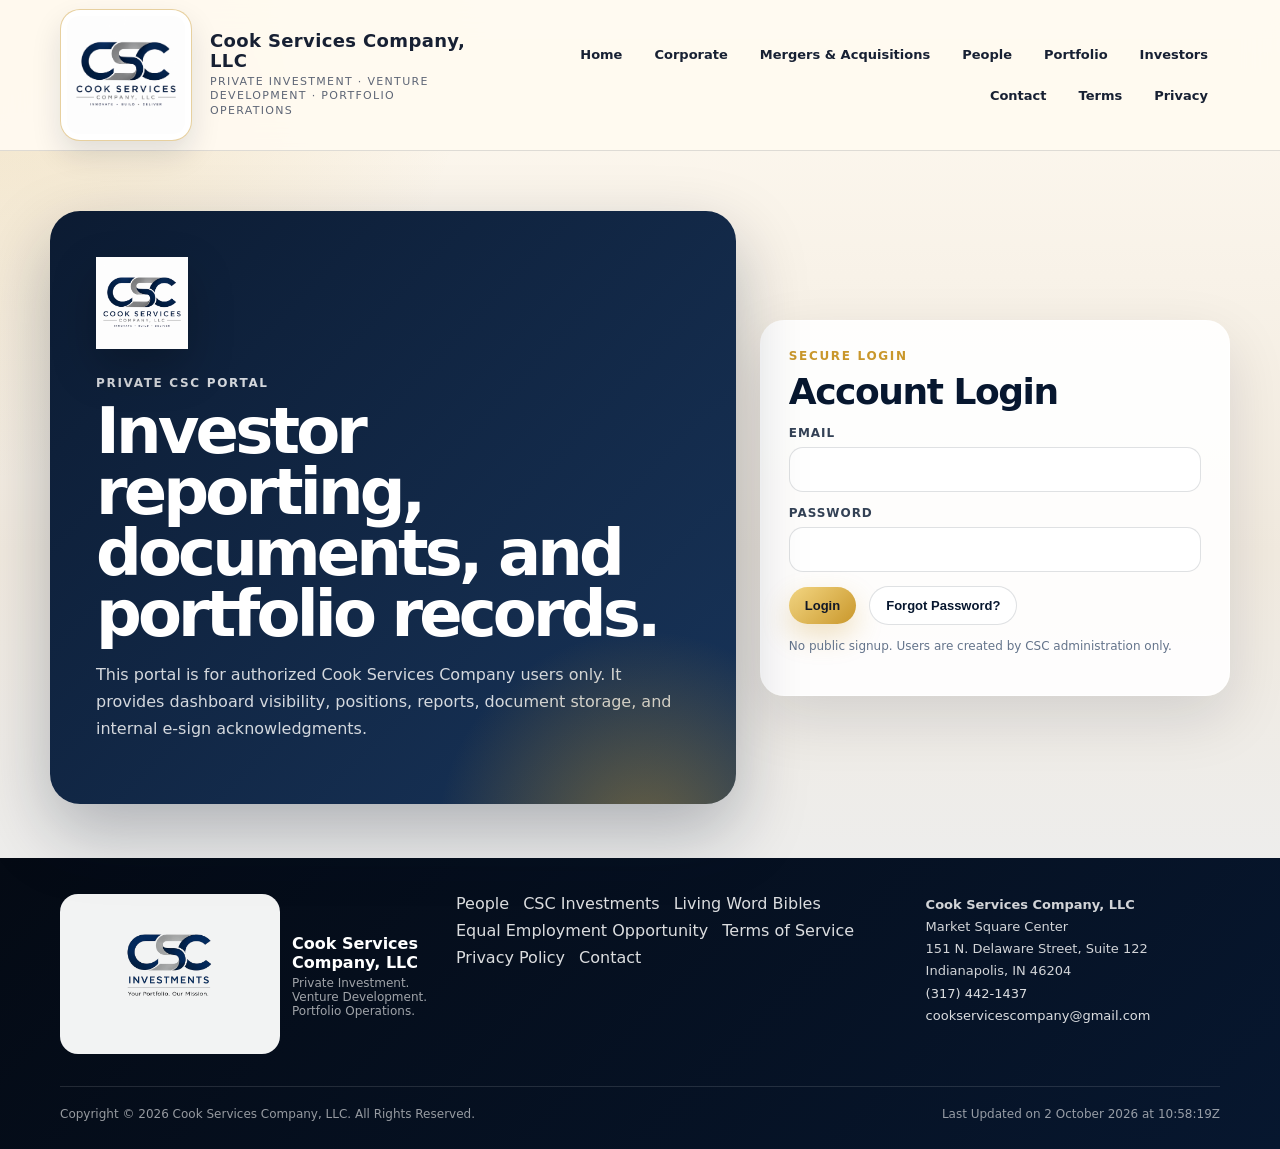
<file: portal/index.html>
<!-- CSC Portal Frontend v2.5.0 Alpha | Last Updated on 23 May 2026 @ 12:46:37Z UTC -->
<!doctype html>
<html lang="en">
<head>
  <meta charset="utf-8">
  <meta name="viewport" content="width=device-width, initial-scale=1">
  <title>CSC Portal | Cook Services Company, LLC</title>
  <meta name="description" content="Private Cook Services Company investor and account portal.">
  <meta name="robots" content="noindex, nofollow">
  <link rel="canonical" href="https://corporate.cook-international.com/portal/">
  <link rel="icon" href="/favicon.ico" sizes="any">
  <link rel="icon" type="image/png" sizes="48x48" href="/favicon-48x48.png">
  <link rel="icon" type="image/png" sizes="96x96" href="/favicon-96x96.png">
  <link rel="apple-touch-icon" sizes="180x180" href="/apple-touch-icon.png">
  <link rel="manifest" href="/site.webmanifest">
  <meta name="theme-color" content="#061a33">
  <link rel="stylesheet" href="/assets/csc-style.css">
  <style>
    :root{--portal-navy:#07172f;--portal-navy-2:#0b2344;--portal-gold:#c9972b;--portal-line:rgba(15,23,42,.13);--portal-muted:#64748b;--portal-bg:#f6f1e7;--portal-card:#fffefa;--portal-good:#0f8a4b;--portal-bad:#b42318;--portal-warn:#9a6700;}
    body{background:radial-gradient(circle at top left,rgba(201,151,43,.2),transparent 30rem),linear-gradient(180deg,#fffaf1 0%,#f1eadf 48%,#eaf0f8 100%);}
    .portal-main{min-height:78vh;padding:32px 0 54px;}
    .portal-shell{width:min(1180px,calc(100% - 32px));margin:0 auto;}
    .portal-card{background:rgba(255,255,255,.9);border:1px solid rgba(255,255,255,.72);border-radius:24px;box-shadow:0 22px 60px rgba(11,20,38,.12);}
    .portal-login-wrap{display:grid;grid-template-columns:minmax(0,1.05fr) minmax(310px,.72fr);gap:24px;align-items:stretch;margin-top:28px;}
    .portal-login-hero{padding:clamp(24px,4vw,46px);background:linear-gradient(135deg,rgba(7,23,47,.98),rgba(12,42,82,.95));color:#fff;border-radius:30px;position:relative;overflow:hidden;box-shadow:0 28px 70px rgba(7,23,47,.28)}
    .portal-login-hero:before{content:"";position:absolute;inset:auto -18% -42% auto;width:430px;height:430px;background:radial-gradient(circle,rgba(201,151,43,.45),transparent 68%);pointer-events:none;}
    .portal-login-hero img{width:92px;max-width:34vw;margin-bottom:20px;filter:drop-shadow(0 18px 22px rgba(0,0,0,.22));}
    .portal-login-hero h1{font-size:clamp(34px,5vw,64px);line-height:.95;letter-spacing:-.06em;margin:0 0 14px;color:#fff;}
    .portal-login-hero p{color:rgba(255,255,255,.82);line-height:1.7;max-width:680px;}
    .portal-login-panel{padding:28px;align-self:center;}
    .portal-kicker{margin:0 0 8px;text-transform:uppercase;letter-spacing:.14em;font-size:12px;color:var(--portal-gold);font-weight:900;}
    .portal-login-panel h2,.portal-section-title{margin:0 0 14px;color:var(--portal-navy);font-size:clamp(24px,3vw,36px);letter-spacing:-.04em;}
    .portal-field{display:grid;gap:7px;margin-bottom:14px;}
    .portal-field label{font-size:12px;font-weight:900;text-transform:uppercase;letter-spacing:.08em;color:#334155;}
    .portal-input,.portal-select,.portal-textarea{width:100%;border:1px solid var(--portal-line);border-radius:14px;padding:12px 13px;font:inherit;background:#fff;color:#0f172a;}
    .portal-textarea{min-height:108px;resize:vertical;}
    .portal-button{display:inline-flex;align-items:center;justify-content:center;border:0;border-radius:999px;padding:11px 16px;font-weight:900;font-size:13px;text-decoration:none;cursor:pointer;gap:8px;transition:transform .12s ease,box-shadow .12s ease,background .12s ease;}
    .portal-button:hover{transform:translateY(-1px);text-decoration:none;}
    .portal-button-primary{background:linear-gradient(135deg,#f4d783,#c9972b);color:#111827;box-shadow:0 12px 28px rgba(201,151,43,.28);}
    .portal-button-secondary{background:#fff;color:var(--portal-navy);border:1px solid var(--portal-line);}
    .portal-button-dark{background:var(--portal-navy);color:#fff;}
    .portal-button-danger{background:#fee4e2;color:#912018;border:1px solid #fecdca;}
    .portal-alert{display:none;margin:14px 0 0;padding:12px 14px;border-radius:16px;font-size:13px;line-height:1.5;border:1px solid var(--portal-line);}
    .portal-alert.show{display:block;}.portal-alert.error{background:#fff2f0;color:#912018;border-color:#fecdca}.portal-alert.ok{background:#ecfdf3;color:#05603a;border-color:#abefc6}.portal-alert.warn{background:#fffaeb;color:#93370d;border-color:#fedf89}
    .portal-app{display:none;}
    .portal-app.active{display:block;}
    .portal-topbar{display:flex;justify-content:space-between;gap:18px;align-items:flex-start;margin:20px 0 18px;padding:22px 24px;background:linear-gradient(135deg,var(--portal-navy),var(--portal-navy-2));color:#fff;border-radius:26px;box-shadow:0 22px 56px rgba(7,23,47,.22);}
    .portal-topbar h1{margin:0 0 7px;color:#fff;font-size:clamp(28px,4vw,52px);line-height:1;letter-spacing:-.06em}.portal-topbar p{margin:0;color:rgba(255,255,255,.78);line-height:1.55}.portal-userline{font-size:12px;color:rgba(255,255,255,.76);text-align:right;line-height:1.5;white-space:nowrap;}
    .portal-tabs{display:flex;gap:8px;overflow-x:auto;padding:8px;margin:0 0 18px;background:rgba(255,255,255,.7);border:1px solid rgba(255,255,255,.88);border-radius:999px;box-shadow:0 14px 34px rgba(11,20,38,.08);}
    .portal-tab{flex:0 0 auto;border:0;border-radius:999px;background:transparent;color:#334155;font-weight:900;padding:10px 14px;cursor:pointer;}.portal-tab.active{background:var(--portal-navy);color:#fff;}
    .portal-panel{display:none;}.portal-panel.active{display:block;}
    .portal-grid{display:grid;gap:16px}.portal-grid-2{grid-template-columns:1.1fr .9fr}.portal-grid-3{grid-template-columns:repeat(3,minmax(0,1fr))}.portal-grid-4{grid-template-columns:repeat(4,minmax(0,1fr))}
    .portal-summary-card{padding:18px}.portal-summary-card span{display:block;color:var(--portal-muted);font-size:12px;text-transform:uppercase;letter-spacing:.08em;font-weight:900}.portal-summary-card strong{display:block;margin-top:8px;font-size:clamp(24px,3.2vw,38px);color:var(--portal-navy);letter-spacing:-.05em}.portal-summary-card small{display:block;margin-top:4px;color:var(--portal-muted);}
    .portal-market-ticker{margin:0 0 16px;border-radius:20px;overflow:hidden;background:#020711;color:#fff;border:1px solid rgba(255,255,255,.12);display:flex;align-items:center;min-height:50px;box-shadow:0 18px 42px rgba(7,23,47,.18)}
    .portal-market-ticker-label{flex:0 0 auto;margin-left:12px;padding:6px 10px;border-radius:999px;border:1px solid rgba(201,151,43,.58);color:#f8d98e;background:rgba(7,23,47,.95);text-transform:uppercase;letter-spacing:.08em;font-size:11px;font-weight:900;z-index:2}.portal-market-ticker-window{overflow:hidden;flex:1;min-width:0}.portal-market-ticker-track{display:inline-flex;gap:20px;white-space:nowrap;animation:portalTicker 46s linear infinite;padding-left:24px;font-size:12px;font-weight:900}.portal-market-ticker-track span{display:inline-flex;gap:7px;color:#dfe8f6}.portal-up{color:#54d98c}.portal-down{color:#ff8a80}@keyframes portalTicker{from{transform:translateX(0)}to{transform:translateX(-50%)}}
    .portal-chart-card{padding:18px;background:#071326;color:#fff;border-radius:24px}.portal-chart-card h2{margin:0 0 5px;color:#fff}.portal-chart-meta{margin:0 0 12px;color:#aebbd0;font-size:13px}.portal-chart{height:360px;border-radius:18px;background:linear-gradient(180deg,#0b1d35,#06101f);border:1px solid rgba(255,255,255,.12);overflow:hidden;position:relative}.portal-chart svg{width:100%;height:100%;display:block}.portal-chart-empty{display:grid;place-items:center;height:100%;color:#aebbd0;text-align:center;padding:22px}.portal-chart-tooltip{position:absolute;display:none;background:#fff;color:#0f172a;border-radius:10px;padding:8px 10px;font-size:12px;box-shadow:0 10px 24px rgba(0,0,0,.22);pointer-events:none;z-index:5}.portal-chart-actions{display:flex;gap:8px;flex-wrap:wrap;margin-top:12px}.portal-chart-actions button{font-size:12px;padding:8px 10px}.portal-table-wrap{overflow:auto;border-radius:18px;border:1px solid var(--portal-line);background:#fff}.portal-table{border-collapse:collapse;width:100%;min-width:920px;font-size:13px}.portal-table th,.portal-table td{padding:12px;border-bottom:1px solid #e8edf4;text-align:left;vertical-align:top}.portal-table th{position:sticky;top:0;background:#f8fafc;color:#334155;text-transform:uppercase;letter-spacing:.06em;font-size:11px;z-index:1}.portal-table td.num{text-align:right;font-variant-numeric:tabular-nums}.portal-table tr:last-child td{border-bottom:0}.portal-section-card{padding:20px}.portal-section-head{display:flex;justify-content:space-between;gap:14px;align-items:flex-start;margin-bottom:14px}.portal-section-head p{margin:4px 0 0;color:var(--portal-muted);line-height:1.55}.portal-badge{display:inline-flex;border-radius:999px;padding:5px 9px;font-size:11px;font-weight:900;text-transform:uppercase;letter-spacing:.04em;background:#eef2ff;color:#3538cd}.portal-badge.green{background:#ecfdf3;color:#05603a}.portal-badge.gold{background:#fffaeb;color:#93370d}.portal-badge.red{background:#fff1f3;color:#c01048}.portal-actions{display:flex;gap:8px;flex-wrap:wrap}.portal-form-grid{display:grid;grid-template-columns:repeat(2,minmax(0,1fr));gap:12px}.portal-sign-pad{border:1px dashed rgba(7,23,47,.28);background:#fff;border-radius:18px;height:180px;touch-action:none}.portal-small{font-size:12px;color:var(--portal-muted);line-height:1.5}.portal-hidden{display:none!important}.portal-pre{white-space:pre-wrap;background:#0f172a;color:#e2e8f0;border-radius:18px;padding:14px;overflow:auto;max-height:360px;font-size:12px;line-height:1.5}.portal-split-list{display:grid;gap:12px}.portal-list-item{border:1px solid var(--portal-line);border-radius:16px;padding:14px;background:#fff;display:grid;gap:6px}.portal-list-item h3{margin:0;color:var(--portal-navy)}.portal-list-item p{margin:0;color:var(--portal-muted);font-size:13px;line-height:1.5}

    .portal-tv-wrap{width:100%;min-height:56px;}
    .portal-tv-chart-shell{height:360px;border-radius:18px;overflow:hidden;background:#071326;border:1px solid rgba(255,255,255,.12);}
    .portal-tv-chart-shell .tradingview-widget-container,.portal-tv-chart-shell .tradingview-widget-container__widget{height:100%;width:100%;}
    .portal-data-note{margin-top:12px;padding:12px 14px;border-radius:16px;background:#fff7e6;border:1px solid rgba(201,151,43,.28);color:#5c3d00;font-size:12px;line-height:1.55;}


    .portal-doc-filters{display:flex;flex-wrap:wrap;gap:8px;margin:12px 0;}
    .portal-doc-filter{border:1px solid var(--portal-line);background:#fff;color:var(--portal-navy);border-radius:999px;padding:8px 11px;font-weight:900;font-size:12px;cursor:pointer;}
    .portal-doc-filter.active{background:var(--portal-navy);color:#fff;}
    .portal-document-actions{display:flex;gap:8px;flex-wrap:wrap;margin-top:10px;}
    .portal-classify-form{display:grid;grid-template-columns:repeat(2,minmax(0,1fr));gap:10px;margin-top:12px;padding-top:12px;border-top:1px solid #e8edf4;}
    .portal-classify-form .portal-field{margin-bottom:0;}
    @media(max-width:760px){.portal-classify-form,.portal-document-meta{grid-template-columns:1fr;}}

    .portal-report-editor{display:grid;gap:12px;margin-top:14px;padding-top:14px;border-top:1px solid #e8edf4;}
    .portal-report-editor textarea{min-height:170px;font-family:Arial,sans-serif;}
    .portal-statement-json{font-family:ui-monospace,SFMono-Regular,Menlo,Monaco,Consolas,monospace;min-height:190px;}


    .portal-report-section{border:1px solid rgba(15,23,42,.10);border-radius:18px;padding:14px;margin:14px 0;background:#fff;}
    .portal-report-section-title{display:flex;justify-content:space-between;align-items:center;gap:10px;margin-bottom:8px;}
    .portal-report-section-title h2{margin:0;color:var(--portal-navy);font-size:22px;letter-spacing:-.03em;}
    .portal-pencil-button{border:1px solid var(--portal-line);background:#fff;color:var(--portal-navy);border-radius:999px;width:34px;height:34px;display:inline-flex;align-items:center;justify-content:center;cursor:pointer;font-weight:900;}
    .portal-pencil-button:hover{background:#fffaeb;border-color:rgba(201,151,43,.45);}
    .portal-section-note-box{margin:10px 0 12px;padding:11px 13px;border-radius:14px;background:#f8fafc;border:1px solid #e8edf4;color:#334155;font-size:13px;line-height:1.55;}
    .portal-section-note-editor{margin:10px 0 12px;padding:12px;border-radius:16px;background:#fff7e6;border:1px solid rgba(201,151,43,.34);display:grid;gap:10px;}
    .portal-section-note-editor textarea{width:100%;min-height:110px;border:1px solid var(--portal-line);border-radius:12px;padding:10px;font:inherit;resize:vertical;background:#fff;}
    .portal-document-meta{display:grid;grid-template-columns:repeat(2,minmax(0,1fr));gap:8px;margin-top:8px;}
    .portal-document-meta span{display:block;background:#f8fafc;border:1px solid #e8edf4;border-radius:12px;padding:8px;font-size:12px;color:#334155;}
    .portal-document-meta b{display:block;text-transform:uppercase;letter-spacing:.06em;font-size:10px;color:#64748b;margin-bottom:3px;}
    .portal-json-details{margin-top:10px;}
    .portal-json-details summary{cursor:pointer;font-weight:900;color:var(--portal-navy);font-size:12px;}
    .portal-json-details pre{margin-top:8px;white-space:pre-wrap;background:#0f172a;color:#e2e8f0;border-radius:14px;padding:12px;max-height:260px;overflow:auto;font-size:11px;}


    .portal-manual-banner{margin:12px 0;padding:12px 14px;border-radius:16px;background:#ecfdf3;border:1px solid #abefc6;color:#05603a;font-size:13px;line-height:1.55;}
    .portal-manual-editor{margin-top:12px;padding:14px;border-radius:18px;background:#fff7e6;border:1px solid rgba(201,151,43,.34);display:grid;gap:12px;}
    .portal-manual-editor h4{margin:0;color:var(--portal-navy);font-size:17px;}
    .portal-manual-grid{display:grid;grid-template-columns:repeat(3,minmax(0,1fr));gap:10px;}
    .portal-manual-grid .portal-field{margin-bottom:0;}
    .portal-source-pill{display:inline-flex;align-items:center;gap:6px;border-radius:999px;padding:5px 9px;background:#ecfdf3;color:#05603a;font-size:11px;font-weight:900;text-transform:uppercase;letter-spacing:.04em;}
    .portal-source-pill.draft{background:#fffaeb;color:#93370d;}.portal-source-pill.empty{background:#f1f5f9;color:#475569;}.portal-source-pill.review{background:#fff1f3;color:#c01048;}
    @media(max-width:900px){.portal-manual-grid{grid-template-columns:1fr;}}

    .portal-custom-builder{display:grid;gap:12px;}
    .portal-custom-builder h3{margin:0;color:var(--portal-navy);}
    .portal-custom-numbers{display:grid;grid-template-columns:repeat(3,minmax(0,1fr));gap:10px;}
    .portal-custom-sections{display:grid;grid-template-columns:repeat(2,minmax(0,1fr));gap:12px;}
    .portal-custom-sections textarea{min-height:130px;font-size:13px;line-height:1.45;}
    @media(max-width:900px){.portal-custom-numbers,.portal-custom-sections{grid-template-columns:1fr;}}

    @media(max-width:900px){.portal-login-wrap,.portal-grid-2,.portal-grid-3,.portal-grid-4,.portal-form-grid{grid-template-columns:1fr}.portal-topbar{flex-direction:column}.portal-userline{text-align:left;white-space:normal}.portal-chart{height:300px}.portal-table{min-width:760px}.portal-market-ticker{align-items:center}.portal-market-ticker-label{margin-left:10px}.portal-shell{width:min(100% - 22px,1180px)}}
  </style>
</head>
<body>
  <div id="csc-site-header"></div>
  <main id="main" class="portal-main">
    <div class="portal-shell">
      <section id="portal-login" class="portal-login-wrap" aria-labelledby="portal-login-title">
        <div class="portal-login-hero">
          <img src="/CSCLogo01.png" alt="Cook Services Company logo">
          <p class="portal-kicker">Private CSC Portal</p>
          <h1 id="portal-login-title">Investor reporting, documents, and portfolio records.</h1>
          <p>This portal is for authorized Cook Services Company users only. It provides dashboard visibility, positions, reports, document storage, and internal e-sign acknowledgments.</p>
        </div>
        <form id="login-form" class="portal-login-panel portal-card">
          <p class="portal-kicker">Secure Login</p>
          <h2>Account Login</h2>
          <div class="portal-field"><label for="login-email">Email</label><input class="portal-input" id="login-email" name="email" type="email" autocomplete="username" required></div>
          <div class="portal-field"><label for="login-password">Password</label><input class="portal-input" id="login-password" name="password" type="password" autocomplete="current-password" required></div>
          <button class="portal-button portal-button-primary" type="submit">Login</button>
          <button class="portal-button portal-button-secondary" id="forgot-password-link" type="button" style="margin-left:8px;">Forgot Password?</button>
          <p class="portal-small">No public signup. Users are created by CSC administration only.</p>
          <div id="login-alert" class="portal-alert"></div>
          <div id="forgot-password-panel" class="portal-hidden" style="margin-top:18px;padding-top:16px;border-top:1px solid var(--portal-line);">
            <p class="portal-kicker">Password Help</p><h2>Reset Password</h2>
            <div class="portal-field"><label for="forgot-email">Account Email</label><input class="portal-input" id="forgot-email" type="email" autocomplete="email"></div>
            <div class="portal-actions"><button class="portal-button portal-button-primary" id="send-reset-link" type="button">Send Reset Link</button><button class="portal-button portal-button-secondary" id="back-to-login" type="button">Back to Login</button></div>
          </div>
          <div id="reset-password-panel" class="portal-hidden" style="margin-top:18px;padding-top:16px;border-top:1px solid var(--portal-line);">
            <p class="portal-kicker">Password Reset</p><h2>Choose New Password</h2>
            <div class="portal-field"><label for="reset-email">Account Email</label><input class="portal-input" id="reset-email" type="email" autocomplete="email"></div>
            <div class="portal-field"><label for="reset-new-password">New Password</label><input class="portal-input" id="reset-new-password" type="password" autocomplete="new-password"></div>
            <div class="portal-field"><label for="reset-confirm-password">Confirm New Password</label><input class="portal-input" id="reset-confirm-password" type="password" autocomplete="new-password"></div>
            <div class="portal-actions"><button class="portal-button portal-button-primary" id="reset-password-button" type="button">Reset Password</button><button class="portal-button portal-button-secondary" id="reset-back-to-login" type="button">Back to Login</button></div>
            <p class="portal-small">Password must be at least 10 characters and include uppercase, lowercase, number, and symbol.</p>
          </div>
        </form>
      </section>

      <section id="portal-app" class="portal-app" aria-labelledby="portal-title">
        <div class="portal-topbar">
          <div><p class="portal-kicker">Cook Services Company</p><h1 id="portal-title">CSC Account Portal</h1><p>Private dashboard for portfolio reporting, documents, statements, monthly reports, and e-sign records.</p></div>
          <div class="portal-userline"><strong id="portal-user-name">User</strong><br><span id="portal-user-role">Role</span><br><button id="logout-button" class="portal-button portal-button-secondary" type="button" style="margin-top:8px;">Logout</button></div>
        </div>

        <nav class="portal-tabs" aria-label="Portal sections">
          <button class="portal-tab active" data-tab="dashboard" type="button">Dashboard</button>
          <button class="portal-tab" data-tab="positions" type="button">Positions</button>
          <button class="portal-tab" data-tab="reports" type="button">Reports</button>
          <button class="portal-tab" data-tab="documents" type="button">Documents</button>
          <button class="portal-tab" data-tab="esign" type="button">E-Sign</button>
          <button class="portal-tab" data-tab="settings" type="button">Settings</button>
        </nav>

        <div id="portal-global-alert" class="portal-alert"></div>

        <section id="tab-dashboard" class="portal-panel active">
          <div class="portal-market-ticker" aria-label="CSC market ticker">
            <div class="portal-market-ticker-label">CSC Market Watch</div>
            <div class="portal-market-ticker-window portal-tv-wrap" id="portal-tv-ticker">
              <div class="tradingview-widget-container">
                <div class="tradingview-widget-container__widget"></div>
                <script type="text/javascript" src="https://s3.tradingview.com/external-embedding/embed-widget-ticker-tape.js" async>
                {
                  "symbols": [
              {"description":"SPYI", "proName":"AMEX:SPYI"},
              {"description":"VOO", "proName":"AMEX:VOO"},
              {"description":"IJH", "proName":"AMEX:IJH"},
              {"description":"KMX", "proName":"NYSE:KMX"},
              {"description":"GEHC", "proName":"NASDAQ:GEHC"},
              {"description":"CNH", "proName":"NYSE:CNH"},
              {"description":"MAS", "proName":"NYSE:MAS"},
              {"description":"MKTX", "proName":"NASDAQ:MKTX"},
              {"description":"DINO", "proName":"NYSE:DINO"},
              {"description":"CMCSA", "proName":"NASDAQ:CMCSA"},
              {"description":"DIS", "proName":"NYSE:DIS"},
              {"description":"PFE", "proName":"NYSE:PFE"},
              {"description":"NXPI", "proName":"NASDAQ:NXPI"},
              {"description":"AVGO", "proName":"NASDAQ:AVGO"},
              {"description":"CRSP", "proName":"NASDAQ:CRSP"},
              {"description":"NTLA", "proName":"NASDAQ:NTLA"},
              {"description":"TERN", "proName":"NASDAQ:TERN"},
              {"description":"ADMA", "proName":"NASDAQ:ADMA"},
              {"description":"ANIP", "proName":"NASDAQ:ANIP"},
              {"description":"LQDA", "proName":"NASDAQ:LQDA"}
            ],
                  "showSymbolLogo": true,
                  "isTransparent": true,
                  "displayMode": "regular",
                  "colorTheme": "dark",
                  "locale": "en"
                }
                </script>
              </div>
            </div>
          </div>
          <div class="portal-grid portal-grid-4" id="summary-cards"></div>
          <div class="portal-grid portal-grid-2" style="margin-top:16px;">
            <article class="portal-chart-card">
              <div class="portal-section-head">
                <div>
                  <h2>Portfolio Watch Chart</h2>
                  <p id="chart-meta" class="portal-chart-meta">TradingView visual chart uses the same working widget pattern as the Investors page.</p>
                </div>
                <span id="chart-source" class="portal-badge gold">TradingView / Visual</span>
              </div>
              <div class="portal-tv-chart-shell" id="portal-tv-chart"></div>
              <div class="portal-chart-actions">
                <button class="portal-button portal-button-secondary" data-tv-symbol="AMEX:SPYI" type="button">SPYI</button>
                <button class="portal-button portal-button-secondary" data-tv-symbol="AMEX:VOO" type="button">VOO</button>
                <button class="portal-button portal-button-secondary" data-tv-symbol="AMEX:IJH" type="button">IJH</button>
                <button class="portal-button portal-button-secondary" data-tv-symbol="NASDAQ:AVGO" type="button">AVGO</button>
                <button class="portal-button portal-button-secondary" data-tv-symbol="NYSE:DIS" type="button">DIS</button>
                <button class="portal-button portal-button-secondary" data-tv-symbol="NYSE:PFE" type="button">PFE</button>
                <button class="portal-button portal-button-secondary" data-tv-symbol="NYSE:KMX" type="button">KMX</button>
                <button class="portal-button portal-button-secondary" data-tv-symbol="NASDAQ:CRSP" type="button">CRSP</button>
              </div>
              <p class="portal-data-note">TradingView market widgets are displayed for visual reference only. CSC portfolio records, cost basis, reports, and documents are maintained separately in the CSC records system. Backend price data for the research grid is cached through Tiingo.</p>
            </article>
            <article class="portal-section-card portal-card"><div class="portal-section-head"><div><p class="portal-kicker">Status</p><h2 class="portal-section-title">Reporting Controls</h2><p>Market data powers ticker/chart/latest market value only. Research-only positions never count toward portfolio totals.</p></div></div><div id="dashboard-status" class="portal-split-list"></div></article>
          </div>
          <article class="portal-section-card portal-card" style="margin-top:16px;"><div class="portal-section-head"><div><p class="portal-kicker">Positions</p><h2 class="portal-section-title">Portfolio Grid</h2><p>Owned holdings and research-only watchlist, separated by status.</p></div><button class="portal-button portal-button-dark" id="refresh-dashboard" type="button">Refresh</button></div><div id="dashboard-positions"></div></article>
        </section>

        <section id="tab-positions" class="portal-panel"><article class="portal-section-card portal-card"><div class="portal-section-head"><div><p class="portal-kicker">Positions</p><h2 class="portal-section-title">Holdings & Research Watchlist</h2><p>Owned positions count only when <strong>position_status = owned</strong> and <strong>include_in_portfolio_totals = TRUE</strong>.</p></div><button class="portal-button portal-button-dark" id="refresh-market" type="button">Refresh Market Data</button></div><div id="positions-content"></div></article></section>

        <section id="tab-reports" class="portal-panel"><article class="portal-section-card portal-card"><div class="portal-section-head"><div><p class="portal-kicker">Reports</p><h2 class="portal-section-title">Custom Reports</h2><p>Manual report workflow. You can write a blank report, save it, approve it, choose recipients, send it, or send a test copy to yourself.</p></div><div class="portal-actions"><button class="portal-button portal-button-secondary" id="open-custom-report" type="button">Open Custom Report Builder</button><button class="portal-button portal-button-secondary" id="start-blank-report" type="button">Start Blank Report</button><button class="portal-button portal-button-dark" id="run-custom-setup-check" type="button">Run Setup Check</button></div></div><div class="portal-data-note"><strong>Manual sending only.</strong> No time triggers. Use the Send Controls below to choose the report and recipients, then click <strong>Send Report</strong>. Use <strong>Test Send to Me</strong> to send only to the logged-in admin.</div><div id="custom-report-builder" class="portal-card portal-section-card" style="display:none;margin-bottom:16px;"></div><div id="reports-content"></div></article></section>

        <section id="tab-documents" class="portal-panel">
          <div class="portal-grid portal-grid-2">
            <article class="portal-section-card portal-card">
              <p class="portal-kicker">Upload</p>
              <h2 class="portal-section-title">Document Vault</h2>
              <p class="portal-small">Files upload to the configured CSC Google Drive folder and are logged in Documents. Do not upload bank statements, SSNs, full account numbers, tax IDs, or raw sensitive brokerage PDFs to Drive.</p>
              <form id="document-upload-form">
                <div class="portal-field"><label for="doc-title">Title</label><input class="portal-input" id="doc-title" name="title" required></div>
                <div class="portal-form-grid">
                  <div class="portal-field"><label for="doc-type">Document Type</label><select class="portal-select" id="doc-type" name="document_type">
                    <option value="company_document">Company Document</option>
                    <option value="operating_agreement">Operating Agreement</option>
                    <option value="investor_packet">Investor Packet</option>
                    <option value="budget">Budget</option>
                    <option value="bank_statement">Bank Statement Summary / Non-sensitive Only</option>
                    <option value="fidelity_statement">Fidelity Summary / Non-sensitive Only</option>
                    <option value="brokerage_statement">Brokerage Summary / Non-sensitive Only</option>
                    <option value="report_pdf">Report PDF</option>
                    <option value="tax_cpa">Tax / CPA</option>
                    <option value="signed_document">Signed Document</option>
                    <option value="esign_document">E-Sign Document</option>
                    <option value="other">Other</option>
                  </select></div>
                  <div class="portal-field"><label for="doc-category">Category</label><input class="portal-input" id="doc-category" name="category" placeholder="Reports, Bank, Fidelity, Legal"></div>
                </div>
                <div class="portal-field"><label for="doc-file">File</label><input class="portal-input" id="doc-file" name="file" type="file" required></div>
                <button class="portal-button portal-button-primary" type="submit">Upload Document</button>
              </form>
              <div id="upload-alert" class="portal-alert"></div>
            </article>
            <article class="portal-section-card portal-card">
              <div class="portal-section-head">
                <div><p class="portal-kicker">View Documents</p><h2 class="portal-section-title">Document Vault</h2><p>Sync, classify, review, and open uploaded Drive vault files.</p></div>
                <div class="portal-actions">
                  <button class="portal-button portal-button-secondary" id="sync-drive-vault" type="button">Sync Drive Vault</button>
                  <button class="portal-button portal-button-secondary" id="parse-statements" type="button">Legacy Parse Disabled</button>
                  <button class="portal-button portal-button-dark" id="refresh-documents" type="button">Refresh Documents</button>
                </div>
              </div>
              <div class="portal-doc-filters" aria-label="Document filters">
                <button class="portal-doc-filter active" data-doc-filter="all" type="button">All Documents</button>
                <button class="portal-doc-filter" data-doc-filter="statements" type="button">Statements</button>
                <button class="portal-doc-filter" data-doc-filter="legal" type="button">Legal / Company Docs</button>
                <button class="portal-doc-filter" data-doc-filter="reports" type="button">Reports</button>
                <button class="portal-doc-filter" data-doc-filter="signed" type="button">Signed Documents</button>
                <button class="portal-doc-filter" data-doc-filter="needs_review" type="button">Needs Review</button>
              </div>
              <div class="portal-manual-banner"><strong>Manual Statement Entry is active.</strong> Enter verified bank and brokerage numbers manually. Tiingo may prefill brokerage price/market value only; cost basis and final report values remain editable/manual. PDFs are stored as proof links.</div><div id="documents-content"></div>
            </article>
          </div>
        </section>

        <section id="tab-esign" class="portal-panel"><div class="portal-grid portal-grid-2"><article class="portal-section-card portal-card"><p class="portal-kicker">Internal E-Sign</p><h2 class="portal-section-title">Create Request</h2><form id="esign-create-form"><div class="portal-field"><label for="esign-document-id">Document ID</label><input class="portal-input" id="esign-document-id" name="document_id" required></div><div class="portal-field"><label for="esign-title">Title</label><input class="portal-input" id="esign-title" name="title" required></div><div class="portal-field"><label for="esign-email">Signer Email</label><input class="portal-input" id="esign-email" name="signer_email" type="email" required></div><div class="portal-field"><label for="esign-message">Message</label><textarea class="portal-textarea" id="esign-message" name="message"></textarea></div><button class="portal-button portal-button-primary" type="submit">Create E-Sign Request</button></form><div id="esign-create-alert" class="portal-alert"></div></article><article class="portal-section-card portal-card"><div class="portal-section-head"><div><p class="portal-kicker">Requests</p><h2 class="portal-section-title">Pending & Completed</h2></div><button class="portal-button portal-button-dark" id="refresh-esign" type="button">Refresh</button></div><div id="esign-content"></div></article></div></section>

        <section id="tab-settings" class="portal-panel"><article class="portal-section-card portal-card"><div class="portal-section-head"><div><p class="portal-kicker">Settings</p><h2 class="portal-section-title">Portal Configuration</h2><p>Admin controls and backend test actions.</p></div></div><div id="settings-content"></div><div class="portal-actions" style="margin-top:16px;"><button class="portal-button portal-button-dark" id="health-check" type="button">Health Check</button><button class="portal-button portal-button-secondary" id="settings-sync-drive" type="button">Sync Drive Vault</button><button class="portal-button portal-button-secondary" id="settings-parse-statements" type="button">Parse Statements</button><button class="portal-button portal-button-secondary" id="settings-test-report" type="button">Test Report</button></div><pre id="settings-output" class="portal-pre" style="margin-top:16px;display:none;"></pre></article></section>
      </section>
    </div>
  </main>
  <div id="csc-site-footer"></div>

  <script>
    const CSC_WEB_APP_URL = 'https://script.google.com/macros/s/AKfycbyzg1NZxxv0VQUEtK9H7yhoq2tPcTbhBsh9SiYnJDUbXXz6pnfMVndYCgIESN7eLWHG/exec';
    const CSC_PORTAL_VERSION = 'CSC Portal Frontend v2.5.0 Alpha';
    const SESSION_KEY = 'csc_portal_session_v1';
    let CSC_SESSION = null;
    let CSC_DATA = { dashboard:null, positions:null, reports:null, documents:null, esign:null };
    let CURRENT_CHART_SYMBOL = 'VOO';
    let CURRENT_TV_SYMBOL = 'AMEX:VOO';
    let CURRENT_DOC_FILTER = 'all';

    function money(v){ const n=Number(v||0); return n.toLocaleString('en-US',{style:'currency',currency:'USD',maximumFractionDigits:2}); }
    function pct(v){ const n=Number(v||0); return `${n>=0?'+':''}${n.toFixed(2)}%`; }
    function esc(v){ return String(v ?? '').replace(/[&<>"']/g, c => ({'&':'&amp;','<':'&lt;','>':'&gt;','"':'&quot;',"'":'&#039;'}[c])); }
    function showAlert(id,msg,type='ok'){ const el=document.getElementById(id); if(!el) return; el.className='portal-alert show '+type; el.textContent=msg; }
    function clearAlert(id){ const el=document.getElementById(id); if(el){el.className='portal-alert';el.textContent='';} }
    function isAdmin(){ return CSC_SESSION && ['super_admin','admin'].includes(CSC_SESSION.role); }

    function cscJsonp(action, params={}){
      return new Promise((resolve,reject)=>{
        const cb='csc_cb_'+Date.now()+'_'+Math.floor(Math.random()*99999);
        const qs=new URLSearchParams({action, callback: cb, token: CSC_SESSION?.token || '', ...params});
        const script=document.createElement('script');
        const timer=setTimeout(()=>{cleanup();reject(new Error('Request timed out'));},25000);
        function cleanup(){clearTimeout(timer);delete window[cb];script.remove();}
        window[cb]=(payload)=>{cleanup(); payload && payload.ok ? resolve(payload) : reject(new Error(payload?.error || 'Request failed'));};
        script.onerror=()=>{cleanup();reject(new Error('Network/script error'));};
        script.src=CSC_WEB_APP_URL+'?'+qs.toString();
        document.body.appendChild(script);
      });
    }

    function cscPost(action, data={}, opts={}){
      return new Promise((resolve,reject)=>{
        const requestId='req_'+Date.now()+'_'+Math.floor(Math.random()*99999);
        const targetName='csc_iframe_'+requestId;
        const iframe=document.createElement('iframe');
        iframe.name=targetName; iframe.id=targetName; iframe.setAttribute('name',targetName); iframe.style.display='none';
        const form=document.createElement('form');
        form.method='POST';
        form.action=CSC_WEB_APP_URL+'?action='+encodeURIComponent(action)+'&request_id='+encodeURIComponent(requestId);
        form.target=targetName; form.enctype='application/x-www-form-urlencoded'; form.acceptCharset='UTF-8'; form.style.display='none';
        const payload={...data, token: CSC_SESSION?.token || ''};
        const fields={action, request_id:requestId, payload:JSON.stringify(payload)};
        Object.keys(fields).forEach(k=>{ const input=document.createElement('input'); input.type='hidden'; input.name=k; input.value=fields[k]; form.appendChild(input); });
        const timeoutMs=opts.timeoutMs || (action==='uploadDocument'?240000:90000);
        const timer=setTimeout(()=>{cleanup();reject(new Error(action==='uploadDocument'?'Upload response timed out, but the file may still have uploaded. Refresh Documents to confirm.':'Request timed out. Confirm the Apps Script web app is deployed as Execute as Me / Anyone and the latest version is deployed.'));},timeoutMs);
        function cleanup(){clearTimeout(timer);window.removeEventListener('message',onMessage);setTimeout(()=>{form.remove();iframe.remove();},0);}
        function onMessage(event){ const msg=event.data||{}; if(!msg || msg.source!=='CSC_PORTAL' || msg.requestId!==requestId) return; cleanup(); msg.payload && msg.payload.ok ? resolve(msg.payload) : reject(new Error(msg.payload?.error || 'Request failed')); }
        window.addEventListener('message',onMessage);
        document.body.appendChild(iframe); document.body.appendChild(form);
        try{ form.submit(); }catch(err){ cleanup(); reject(err); }
      });
    }

    function saveSession(session){ CSC_SESSION=session; localStorage.setItem(SESSION_KEY,JSON.stringify(session)); }
    function loadSession(){ try{ CSC_SESSION=JSON.parse(localStorage.getItem(SESSION_KEY)||'null'); }catch(e){ CSC_SESSION=null; } return CSC_SESSION; }
    function clearSession(){ CSC_SESSION=null; localStorage.removeItem(SESSION_KEY); }
    function showApp(){ document.getElementById('portal-login').style.display='none'; document.getElementById('portal-app').classList.add('active'); document.getElementById('portal-user-name').textContent=CSC_SESSION.full_name||CSC_SESSION.email; document.getElementById('portal-user-role').textContent=(CSC_SESSION.role||'').replace('_',' '); loadDashboard(); }
    function showLogin(){ document.getElementById('portal-login').style.display='grid'; document.getElementById('portal-app').classList.remove('active'); }

    document.getElementById('login-form').addEventListener('submit', async e=>{
      e.preventDefault(); clearAlert('login-alert');
      const email=document.getElementById('login-email').value.trim(); const password=document.getElementById('login-password').value;
      try{ const res=await cscJsonp('login',{email,password}); saveSession(res.session); showApp(); }
      catch(err){ showAlert('login-alert',err.message,'error'); }
    });
    document.getElementById('logout-button').addEventListener('click', async ()=>{ try{await cscJsonp('logout',{});}catch(e){} clearSession(); showLogin(); });


    function portalQueryParam(name){ return new URLSearchParams(window.location.search).get(name) || ''; }
    function showForgotPanel(){ document.getElementById('forgot-password-panel')?.classList.remove('portal-hidden'); document.getElementById('reset-password-panel')?.classList.add('portal-hidden'); document.getElementById('forgot-email').value=document.getElementById('login-email').value||''; }
    function showLoginPanels(){ document.getElementById('forgot-password-panel')?.classList.add('portal-hidden'); document.getElementById('reset-password-panel')?.classList.add('portal-hidden'); }
    function showResetPanelFromUrl(){
      const token=portalQueryParam('reset_token'); const email=portalQueryParam('email');
      if(!token) return false;
      clearSession(); showLogin();
      document.getElementById('forgot-password-panel')?.classList.add('portal-hidden');
      document.getElementById('reset-password-panel')?.classList.remove('portal-hidden');
      document.getElementById('reset-email').value=email||'';
      return true;
    }
    document.getElementById('forgot-password-link')?.addEventListener('click', showForgotPanel);
    document.getElementById('back-to-login')?.addEventListener('click', showLoginPanels);
    document.getElementById('reset-back-to-login')?.addEventListener('click', ()=>{ history.replaceState({},'',location.pathname); showLoginPanels(); });
    document.getElementById('send-reset-link')?.addEventListener('click', async()=>{
      try{
        clearAlert('login-alert');
        const email=document.getElementById('forgot-email').value.trim();
        const res=await cscPost('requestPasswordReset',{email},{timeoutMs:90000});
        showAlert('login-alert',res.message||'If an account exists, a reset link has been sent.','ok');
      }catch(err){ showAlert('login-alert',err.message,'error'); }
    });
    document.getElementById('reset-password-button')?.addEventListener('click', async()=>{
      try{
        clearAlert('login-alert');
        const payload={email:document.getElementById('reset-email').value.trim(),reset_token:portalQueryParam('reset_token'),new_password:document.getElementById('reset-new-password').value,confirm_password:document.getElementById('reset-confirm-password').value};
        const res=await cscPost('resetPasswordWithToken',payload,{timeoutMs:90000});
        history.replaceState({},'',location.pathname);
        showLoginPanels();
        showAlert('login-alert',res.message||'Password reset. Please log in.','ok');
      }catch(err){ showAlert('login-alert',err.message,'error'); }
    });

    document.querySelectorAll('.portal-tab').forEach(btn=>btn.addEventListener('click',()=>{ document.querySelectorAll('.portal-tab').forEach(b=>b.classList.remove('active')); document.querySelectorAll('.portal-panel').forEach(p=>p.classList.remove('active')); btn.classList.add('active'); document.getElementById('tab-'+btn.dataset.tab).classList.add('active'); if(btn.dataset.tab==='positions') loadPositions(); if(btn.dataset.tab==='reports') loadReports(); if(btn.dataset.tab==='documents') loadDocuments(); if(btn.dataset.tab==='esign') loadESign(); if(btn.dataset.tab==='settings') renderSettings(); }));

    async function loadDashboard(){
      try{ const res=await cscJsonp('getDashboard',{chart_symbol:CURRENT_CHART_SYMBOL}); CSC_DATA.dashboard=res.data; renderDashboard(res.data); }
      catch(err){ showAlert('portal-global-alert',err.message,'error'); }
    }
    async function loadPositions(){ try{ const res=await cscJsonp('getPositions',{}); CSC_DATA.positions=res.data; renderPositions(res.data,'positions-content'); }catch(err){ showAlert('portal-global-alert',err.message,'error'); } }
    async function loadReports(){ try{ const res=await cscJsonp('getReports',{}); CSC_DATA.reports=res.data; CSC_DATA.custom_report=res.data.custom_report||null; renderReports(res.data); }catch(err){ showAlert('portal-global-alert',err.message,'error'); } }
    async function loadDocuments(){ try{ const res=await cscJsonp('getDocuments',{}); CSC_DATA.documents=res.data; renderDocuments(res.data); }catch(err){ showAlert('portal-global-alert',err.message,'error'); } }
    async function loadESign(){ try{ const res=await cscJsonp('getESignRequests',{}); CSC_DATA.esign=res.data; renderESign(res.data); }catch(err){ showAlert('portal-global-alert',err.message,'error'); } }

    function renderDashboard(data){
      clearAlert('portal-global-alert'); renderSummary(data.summary||{}); renderStatus(data); renderPositions(data.positions||{},'dashboard-positions'); renderTradingViewTicker(); renderTradingViewChart(CURRENT_TV_SYMBOL);
    }
    function renderTicker(prices){
      const track=document.getElementById('portal-ticker-track');
      const rows=(prices||[]).slice(0,40); if(!rows.length){track.innerHTML='<span>No market prices cached yet. Refresh market data in Settings.</span>';return;}
      const html=rows.map(r=>`<span><b>${esc(r.ticker)}</b> ${money(r.last_price)} <em class="${Number(r.day_change_pct)>=0?'portal-up':'portal-down'}">${pct(Number(r.day_change_pct||0))}</em></span>`).join(''); track.innerHTML=html+html;
    }
    function renderSummary(s){
      const cards=[['Total Market Value',money(s.total_market_value),'Owned holdings only'],['Total Cost Basis',money(s.total_cost_basis),'Cost basis is never market-derived'],['Unrealized Gain/Loss',money(s.unrealized_gain_loss),pct(s.unrealized_gain_loss_pct||0)],['Cash Balance',money(s.cash_balance),'From Accounts / Statements']];
      document.getElementById('summary-cards').innerHTML=cards.map(c=>`<article class="portal-summary-card portal-card"><span>${c[0]}</span><strong>${c[1]}</strong><small>${c[2]}</small></article>`).join('');
    }
    function renderStatus(data){
      const s=data.summary||{}; const items=[['Owned positions',s.owned_positions_count||0,'Counted in totals'],['Research-only positions',s.research_positions_count||0,'Shown separately only'],['Latest quote refresh',data.last_market_update||'Not available','MarketPrices cache'],['Report safety lock',data.monthly_auto_send===true?'Auto-send allowed':'Manual approval required','V1 safety mode']];
      document.getElementById('dashboard-status').innerHTML=items.map(i=>`<div class="portal-list-item"><h3>${esc(i[1])}</h3><p><strong>${esc(i[0])}</strong><br>${esc(i[2])}</p></div>`).join('');
    }
    function renderPositions(data, mountId){
      const mount=document.getElementById(mountId); const owned=data.owned||[]; const research=data.research||[]; const all=[...owned,...research];
      if(!all.length){ mount.innerHTML='<p class="portal-small">No positions found. Confirm the Positions tab has the approved headers and rows.</p>'; return; }
      const table=(rows,title)=>`<h3>${title}</h3><div class="portal-table-wrap"><table class="portal-table"><thead><tr><th>Status</th><th>Ticker</th><th>Name</th><th>Sleeve</th><th>Qty</th><th class="num">Avg Cost</th><th class="num">Cost Basis</th><th class="num">Last Price</th><th class="num">Day %</th><th>Quote Source</th><th>Quote Time</th><th class="num">Market Value</th><th class="num">Gain/Loss</th><th>Notes</th></tr></thead><tbody>${rows.map(r=>`<tr><td><span class="portal-badge ${r.position_status==='owned'?'green':'gold'}">${esc(r.position_status||'')}</span></td><td><strong>${esc(r.ticker)}</strong></td><td>${esc(r.security_name)}</td><td>${esc(r.sleeve)}</td><td>${esc(r.quantity||0)}</td><td class="num">${money(r.average_cost)}</td><td class="num">${money(r.cost_basis)}</td><td class="num">${money(r.last_price||r.research_price_snapshot)}</td><td class="num ${Number(r.day_change_pct||0)>=0?'portal-up':'portal-down'}">${pct(Number(r.day_change_pct||0))}</td><td>${esc(r.quote_provider||r.data_source||'')}</td><td>${esc(r.quote_time_utc||r.research_price_date||'')}</td><td class="num">${money(r.market_value)}</td><td class="num">${money(r.total_gain_loss)}</td><td>${esc(r.notes)}</td></tr>`).join('')}</tbody></table></div>`;
      mount.innerHTML=(owned.length?table(owned,'Owned Holdings'):'<h3>Owned Holdings</h3><p class="portal-small">No owned holdings currently counted in totals.</p>')+(research.length?table(research,'Research-Only Watchlist'):'');
    }
    function renderReports(data){
      const reports=data.reports||[];
      const recipients=data.recipients||[];
      const sendControls=renderReportSendControls(reports,recipients);
      const listHtml=!reports.length?'<p class="portal-small">No reports found yet. Click Start Blank Report or open the Custom Report Builder and Save Draft.</p>':'<div class="portal-split-list">'+reports.map(r=>`<div class="portal-list-item"><h3>${esc(r.report_title||r.report_id)}</h3><p><span class="portal-badge ${String(r.status).includes('approved')?'green':String(r.status).includes('pending')||String(r.status).includes('draft')?'gold':String(r.status).includes('sent')?'green':''}">${esc(r.status)}</span> ${esc(r.report_period_start||'')} – ${esc(r.report_period_end||'')}</p><p>${esc(r.summary||'')}</p><p class="portal-small">Report ID: ${esc(r.report_id||'')}<br>${esc(r.notes||'')}</p><div class="portal-actions"><button class="portal-button portal-button-secondary" onclick="previewReport('${esc(r.report_id)}')">Preview / Edit</button>${isAdmin()?`<button class="portal-button portal-button-secondary" onclick="selectReportForSending('${esc(r.report_id)}')">Select to Send</button><button class="portal-button portal-button-primary" onclick="approveSelectedReport('${esc(r.report_id)}')">Approve</button><button class="portal-button portal-button-dark" onclick="sendSelectedReport('${esc(r.report_id)}')">Send Report</button><button class="portal-button portal-button-secondary" onclick="testSendSelectedReport('${esc(r.report_id)}')">Test Send to Me</button>`:''}</div></div>`).join('')+'</div>';
      document.getElementById('reports-content').innerHTML=sendControls+listHtml+'<div id="report-preview" class="portal-card portal-section-card" style="margin-top:16px;display:none;"></div>';
    }

    function renderReportSendControls(reports, recipients){
      if(!isAdmin()) return '';
      const reportOptions=(reports||[]).map(r=>`<option value="${esc(r.report_id||'')}">${esc((r.status||'')+' — '+(r.report_title||r.report_id||''))}</option>`).join('');
      const recipientOptions=(recipients||[]).map(r=>`<label class="portal-list-item" style="display:flex;gap:10px;align-items:flex-start;"><input type="checkbox" class="report-recipient-checkbox" value="${esc(r.email||'')}" ${String(r.receive_monthly_report).toUpperCase()==='TRUE'?'checked':''}><span><strong>${esc(r.full_name||r.email)}</strong><br><span class="portal-small">${esc(r.email||'')} · ${esc(r.role||'recipient')}</span></span></label>`).join('') || '<p class="portal-small">No active recipients found in ReportRecipients.</p>';
      return `<div class="portal-section-card portal-card" style="margin-bottom:16px;background:#fffdf7;"><div class="portal-section-head"><div><p class="portal-kicker">Send Controls</p><h2 class="portal-section-title">Send Report</h2><p>Choose the report, choose recipients, then send manually. No report time triggers are used.</p></div></div><div class="portal-form-grid"><div class="portal-field"><label>Report to Send</label><select class="portal-select" id="send-report-id">${reportOptions}</select></div><div class="portal-field"><label>Manual Recipient Emails</label><input class="portal-input" id="manual-recipient-emails" placeholder="Optional: email1@example.com, email2@example.com"></div></div><div class="portal-field"><label>Recipients</label><div id="report-recipient-list" class="portal-grid portal-grid-2">${recipientOptions}</div></div><div class="portal-actions"><button class="portal-button portal-button-primary" type="button" onclick="approveSelectedReport()">Approve Selected Report</button><button class="portal-button portal-button-dark" type="button" onclick="sendSelectedReport()">Send Report</button><button class="portal-button portal-button-secondary" type="button" onclick="testSendSelectedReport()">Test Send to Me</button><button class="portal-button portal-button-secondary" type="button" onclick="runCustomReportSetupCheck()">Run Setup Check</button><button class="portal-button portal-button-secondary" type="button" onclick="startBlankReport()">Start Blank Report</button></div><p class="portal-small"><strong>Send Report</strong> requires the selected report to be approved. <strong>Test Send to Me</strong> sends only to the logged-in admin and does not mark the report sent.</p></div>`;
    }

    function selectedRecipientEmails(){
      const checked=[...document.querySelectorAll('.report-recipient-checkbox:checked')].map(x=>x.value).filter(Boolean);
      const manual=String(document.getElementById('manual-recipient-emails')?.value||'').split(/[;,\n]/).map(x=>x.trim()).filter(Boolean);
      return [...new Set([...checked,...manual])];
    }
    function selectedReportId(fallback){ return fallback || document.getElementById('send-report-id')?.value || (CSC_DATA.custom_report&&CSC_DATA.custom_report.report_id) || ''; }
    window.selectReportForSending=function(reportId){ const sel=document.getElementById('send-report-id'); if(sel){sel.value=reportId; sel.scrollIntoView({behavior:'smooth',block:'center'});} showAlert('portal-global-alert','Selected report '+reportId+' for sending.','ok'); }
    window.approveSelectedReport=async function(reportId){
      try{ const rid=selectedReportId(reportId); if(!rid) throw new Error('Select a report first.'); await cscPost('approveCustomReport',{report_id:rid,status:'approved'}); showAlert('portal-global-alert','Selected report approved.','ok'); await loadReports(); }catch(e){showAlert('portal-global-alert',e.message,'error');}
    }
    window.sendSelectedReport=async function(reportId){
      try{ const rid=selectedReportId(reportId); if(!rid) throw new Error('Select a report first.'); const emails=selectedRecipientEmails(); if(!emails.length) throw new Error('Choose at least one recipient or type a manual email.'); const res=await cscPost('sendCustomReport',{report_id:rid,recipient_emails:emails.join(',')}); showAlert('portal-global-alert',`Report sent to ${res.sent||0} recipient(s).`,'ok'); await loadReports(); }catch(e){showAlert('portal-global-alert',e.message,'error');}
    }
    window.testSendSelectedReport=async function(reportId){
      try{ const rid=selectedReportId(reportId); if(!rid) throw new Error('Select a report first.'); const res=await cscPost('sendCustomReportTest',{report_id:rid,test_to_me:'TRUE'}); showAlert('portal-global-alert',`Test report sent to you. Sent: ${res.sent||0}.`,'ok'); await loadReports(); }catch(e){showAlert('portal-global-alert',e.message,'error');}
    }


    const REPORT_SECTION_LABELS = {
      executive_summary:'Executive Summary',
      statement_numbers:'Statement Numbers Used',
      portfolio_snapshot:'Portfolio Snapshot',
      cash_bank_summary:'Cash / Bank Summary',
      fidelity_brokerage_summary:'Fidelity / Brokerage Summary',
      owned_holdings:'Owned Holdings',
      research_watchlist:'Research-Only Watchlist',
      transactions_cost_basis:'Transactions / Cost Basis Review',
      budget_summary:'Budget Summary',
      capital_contributions:'Capital Contribution Summary',
      documents_statements_used:'Documents / Statements Used',
      business_updates:'Business Updates',
      exceptions:'Exceptions / Needs Review',
      risk_compliance_notes:'Risk and Compliance Notes',
      notes_to_investor:'Notes to Investor'
    };
    function reportSectionKeyFromHeading(text){
      const clean=String(text||'').toLowerCase().replace(/[^a-z0-9]+/g,' ').trim();
      const map={
        'executive summary':'executive_summary',
        'statement numbers used':'statement_numbers',
        'portfolio snapshot':'portfolio_snapshot',
        'cash bank summary':'cash_bank_summary',
        'fidelity brokerage summary':'fidelity_brokerage_summary',
        'owned holdings':'owned_holdings',
        'research only watchlist':'research_watchlist',
        'transactions cost basis review':'transactions_cost_basis',
        'budget summary':'budget_summary',
        'capital contribution summary':'capital_contributions',
        'documents statements used':'documents_statements_used',
        'business updates':'business_updates',
        'exceptions needs review':'exceptions',
        'risk and compliance notes':'risk_compliance_notes',
        'notes to investor':'notes_to_investor'
      };
      return map[clean]||'';
    }
    function parseNotesObject(raw){
      if(!raw) return {};
      if(typeof raw==='object') return raw;
      try{return JSON.parse(raw);}catch(e){return {legacy_notes:String(raw)};}
    }
    function noteTextForSection(report, key){
      const notes=parseNotesObject(report.notes||'{}');
      return notes.section_notes && notes.section_notes[key] ? String(notes.section_notes[key].text||'') : '';
    }
    function enhanceReportSections(reportId, report){
      const body=document.getElementById('report-preview-body');
      if(!body) return;
      const sections=[...body.querySelectorAll('section[data-editable-section]')];
      if(!sections.length){
        [...body.querySelectorAll('h2')].forEach(h=>{
          const key=reportSectionKeyFromHeading(h.textContent);
          if(!key) return;
          const section=document.createElement('section');
          section.className='portal-report-section';
          section.dataset.editableSection=key;
          h.parentNode.insertBefore(section,h);
          section.appendChild(h);
          let node=section.nextSibling;
          while(node && !(node.nodeType===1 && node.tagName==='H2') && !(node.nodeType===1 && node.matches('section[data-editable-section]'))){
            const next=node.nextSibling; section.appendChild(node); node=next;
          }
        });
      }
      [...body.querySelectorAll('section[data-editable-section]')].forEach(section=>{
        const key=section.dataset.editableSection;
        if(!REPORT_SECTION_LABELS[key]) return;
        section.classList.add('portal-report-section');
        let h=section.querySelector('h2');
        if(!h){ h=document.createElement('h2'); h.textContent=REPORT_SECTION_LABELS[key]; section.prepend(h); }
        const existingTitle=section.querySelector(':scope > .portal-report-section-title');
        if(!existingTitle){
          const titleWrap=document.createElement('div');
          titleWrap.className='portal-report-section-title';
          h.parentNode.insertBefore(titleWrap,h);
          titleWrap.appendChild(h);
          if(isAdmin()){
            const btn=document.createElement('button');
            btn.type='button'; btn.className='portal-pencil-button'; btn.title='Edit section note'; btn.setAttribute('aria-label','Edit section note'); btn.textContent='✎';
            btn.addEventListener('click',()=>openSectionNoteEditor(reportId,key,report));
            titleWrap.appendChild(btn);
          }
        }
        const saved=noteTextForSection(report,key);
        if(saved){
          const old=section.querySelector(':scope > .portal-section-note-box'); if(old) old.remove();
          const box=document.createElement('div'); box.className='portal-section-note-box';
          box.innerHTML='<strong>Management Note:</strong><br>'+esc(saved).replace(/\n/g,'<br>');
          const anchor=section.querySelector(':scope > .portal-report-section-title') || section.firstElementChild;
          anchor.insertAdjacentElement('afterend',box);
        }
      });
    }
    window.openSectionNoteEditor=function(reportId,key,report){
      const body=document.getElementById('report-preview-body');
      const section=body?.querySelector(`section[data-editable-section="${key}"]`);
      if(!section) return;
      const old=section.querySelector(':scope > .portal-section-note-editor'); if(old){old.remove();return;}
      const editor=document.createElement('div'); editor.className='portal-section-note-editor';
      editor.innerHTML=`<label><strong>${esc(REPORT_SECTION_LABELS[key]||key)} Note</strong></label><textarea id="section-note-${esc(key)}">${esc(noteTextForSection(report,key))}</textarea><div class="portal-actions"><button class="portal-button portal-button-primary" type="button" onclick="saveReportSectionNote('${esc(reportId)}','${esc(key)}')">Save Section Note</button><button class="portal-button portal-button-secondary" type="button" onclick="this.closest('.portal-section-note-editor').remove()">Cancel</button></div>`;
      const anchor=section.querySelector(':scope > .portal-report-section-title') || section.firstElementChild;
      anchor.insertAdjacentElement('afterend',editor);
      editor.querySelector('textarea').focus();
    }
    window.saveReportSectionNote=async function(reportId,key){
      try{
        const ta=document.getElementById('section-note-'+key);
        await cscPost('saveReportSectionNote',{report_id:reportId,section_key:key,note_text:ta?ta.value:''});
        showAlert('portal-global-alert','Section note saved.','ok');
        await loadReports();
        setTimeout(()=>previewReport(reportId),150);
      }catch(e){showAlert('portal-global-alert',e.message,'error');}
    }


    function documentKindLabel(d){
      const type=String(d.document_type||'').toLowerCase();
      if(type.includes('bank') || type.includes('fidelity') || type.includes('brokerage')) return 'statement';
      if(type.includes('report')) return 'report';
      if(type.includes('agreement') || type.includes('company') || type.includes('investor') || type.includes('budget')) return 'document';
      return 'document';
    }
    function documentRequiresSignature(d){ return String(d.requires_signature||'').toUpperCase()==='TRUE' || String(d.signature_status||'').toLowerCase()==='pending'; }

    function renderDocuments(data){
      const mount=document.getElementById('documents-content');
      const docs=(data.documents||[]).filter(d=>{
        const type=String(d.document_type||'').toLowerCase(); const status=String(d.status||d.parser_status||d.manual_entry_status||'').toLowerCase(); const cat=String(d.category||'').toLowerCase();
        if(CURRENT_DOC_FILTER==='all') return true;
        if(CURRENT_DOC_FILTER==='statements') return type.includes('statement') || ['bank_statement','fidelity_statement','brokerage_statement'].includes(type);
        if(CURRENT_DOC_FILTER==='legal') return type.includes('agreement') || cat.includes('legal') || type.includes('company_document');
        if(CURRENT_DOC_FILTER==='reports') return type.includes('report') || cat.includes('report');
        if(CURRENT_DOC_FILTER==='signed') return type.includes('signed') || String(d.signature_status||'').toLowerCase().includes('signed');
        if(CURRENT_DOC_FILTER==='needs_review') return status.includes('review') || d.parsed_needs_review===true || String(d.signature_status||'').toLowerCase()==='pending';
        return true;
      });
      if(!docs.length){mount.innerHTML='<p class="portal-small">No documents found for this filter.</p>';return;}
      mount.innerHTML='<div class="portal-split-list">'+docs.map(d=>{
        const type=String(d.document_type||'').toLowerCase();
        const isStatement=type.includes('statement') || type.includes('brokerage') || type.includes('fidelity');
        const manualStatus=String(d.manual_entry_status||'not_entered').toLowerCase();
        const source=String(d.source||d.parser_name||'document_record');
        const sigStatus=String(d.signature_status||'not_required').toLowerCase();
        const sigRequired=documentRequiresSignature(d);
        const pillClass=isStatement?(manualStatus==='verified'?'':manualStatus==='draft'?'draft':manualStatus.includes('review')?'review':'empty'):(sigRequired?'draft':'empty');
        const summary=d.parsed_summary?(()=>{try{return JSON.stringify(JSON.parse(d.parsed_summary),null,2)}catch(e){return String(d.parsed_summary)}})():'';
        const statementMeta=`<div class="portal-document-meta"><span><b>Institution</b>${esc(d.parser_institution||'—')}</span><span><b>Account</b>${esc(d.account_number_last4||'—')}</span><span><b>Period</b>${esc((d.statement_period_start||'')+' – '+(d.statement_period_end||''))}</span><span><b>Cash / Ending</b>${money(d.ending_balance||d.cash_balance)}</span><span><b>Deposits</b>${money(d.deposits)}</span><span><b>Withdrawals</b>${money(d.withdrawals)}</span><span><b>Market Value</b>${money(d.total_market_value)}</span><span><b>Cost Basis</b>${money(d.total_cost_basis)}</span><span><b>Verified</b>${esc(d.manual_verified_at||'—')}</span><span><b>Verified By</b>${esc(d.manual_verified_by||'—')}</span></div>`;
        const documentMeta=`<div class="portal-document-meta"><span><b>Document ID</b>${esc(d.document_id||'—')}</span><span><b>Category</b>${esc(d.category||'—')}</span><span><b>Document Type</b>${esc(d.document_type||'—')}</span><span><b>Status</b>${esc(d.status||'—')}</span><span><b>Requires Signature</b>${esc(d.requires_signature||'FALSE')}</span><span><b>Signature Status</b>${esc(d.signature_status||'not_required')}</span><span><b>Uploaded By</b>${esc(d.uploaded_by||'—')}</span><span><b>Uploaded At</b>${esc(d.uploaded_at||'—')}</span><span><b>Related Account</b>${esc(d.related_account_id||'—')}</span><span><b>Related Report</b>${esc(d.related_report_id||'—')}</span></div>`;
        return `<div class="portal-list-item" id="doc-card-${esc(d.document_id||d.statement_id||'')}"><h3>${esc(d.title||d.file_name||d.document_id)}</h3><p><span class="portal-source-pill ${pillClass}">${isStatement?esc(manualStatus==='not_entered'?'manual not entered':manualStatus):esc(sigRequired?'signature required':'document')}</span> <span class="portal-badge ${sigStatus==='signed'?'green':sigStatus==='pending'?'gold':''}">${esc(isStatement?source:sigStatus)}</span> ${esc(d.document_type||'')}</p><p>${esc(d.file_name||'')}</p>${isStatement?statementMeta:documentMeta}${d.notes?`<p class="portal-small"><strong>Notes:</strong> ${esc(d.notes)}</p>`:''}${d.parsed_error?`<p class="portal-small" style="color:#912018">${esc(d.parsed_error)}</p>`:''}<div class="portal-document-actions">${d.file_url?`<a class="portal-button portal-button-secondary" href="${esc(d.file_url)}" target="_blank" rel="noopener">View Document</a>`:''}<button class="portal-button portal-button-secondary" type="button" onclick="openDocumentLineEditor('${esc(d.document_id||'')}')">Edit Document Line</button>${isStatement?`<button class="portal-button portal-button-primary" type="button" onclick="openManualStatementEditor('${esc(d.document_id||'')}','${esc(d.statement_id||'')}')">Manual Numbers</button>`:''}</div><div class="document-editor-mount" data-doc-id="${esc(d.document_id||'')}"></div><div class="manual-editor-mount" data-doc-id="${esc(d.document_id||'')}" data-statement-id="${esc(d.statement_id||'')}"></div>${summary && isStatement?`<details class="portal-json-details"><summary>Saved Statement Summary Preview</summary><pre>${esc(summary)}</pre></details>`:''}</div>`;
      }).join('')+'</div>';
    }

    function documentById(documentId){
      const docs=(CSC_DATA.documents&&CSC_DATA.documents.documents)||[];
      return docs.find(d=>String(d.document_id||'')===String(documentId||'')) || {};
    }
    window.openDocumentLineEditor=function(documentId){
      const d=documentById(documentId);
      const mount=document.querySelector(`.document-editor-mount[data-doc-id="${CSS.escape(documentId||'')}"]`);
      if(!mount) return;
      if(mount.innerHTML.trim()){ mount.innerHTML=''; return; }
      const type=String(d.document_type||'company_document');
      const status=String(d.status||'uploaded');
      const requires=String(d.requires_signature||'FALSE').toUpperCase()==='TRUE';
      const sig=String(d.signature_status||'not_required');
      mount.innerHTML=`<form class="portal-manual-editor" data-classify-document="${esc(documentId)}"><h4>Edit Document Line</h4><p class="portal-small">This edits the Documents sheet row. Statement balance fields are only shown for bank/Fidelity/brokerage statement records.</p><div class="portal-manual-grid">
        <div class="portal-field"><label>Title</label><input class="portal-input" name="title" value="${inputValue(d.title||'')}"></div>
        <div class="portal-field"><label>Category</label><input class="portal-input" name="category" value="${inputValue(d.category||'')}"></div>
        <div class="portal-field"><label>Document Type</label><select class="portal-select" name="document_type">
          ${['company_document','operating_agreement','investor_packet','budget','bank_statement','fidelity_statement','brokerage_statement','report_pdf','tax_cpa','signed_document','esign_document','other'].map(v=>`<option value="${v}" ${type===v?'selected':''}>${v}</option>`).join('')}
        </select></div>
        <div class="portal-field"><label>Status</label><select class="portal-select" name="status">
          ${['uploaded','synced_from_drive','classified','parsed','needs_review','approved','archived'].map(v=>`<option value="${v}" ${status===v?'selected':''}>${v}</option>`).join('')}
        </select></div>
        <div class="portal-field"><label>Requires Signature</label><select class="portal-select" name="requires_signature"><option value="TRUE" ${requires?'selected':''}>TRUE</option><option value="FALSE" ${!requires?'selected':''}>FALSE</option></select></div>
        <div class="portal-field"><label>Signature Status</label><select class="portal-select" name="signature_status">
          ${['not_required','pending','signed','declined','void'].map(v=>`<option value="${v}" ${sig===v?'selected':''}>${v}</option>`).join('')}
        </select></div>
        <div class="portal-field"><label>Related Account ID</label><input class="portal-input" name="related_account_id" value="${inputValue(d.related_account_id||'')}"></div>
        <div class="portal-field"><label>Related Report ID</label><input class="portal-input" name="related_report_id" value="${inputValue(d.related_report_id||'')}"></div>
        <div class="portal-field"><label>Effective Date</label><input class="portal-input" type="date" name="effective_date" value="${inputValue(d.effective_date||'')}"></div>
        <div class="portal-field"><label>Expiration Date</label><input class="portal-input" type="date" name="expiration_date" value="${inputValue(d.expiration_date||'')}"></div>
      </div><div class="portal-field"><label>Notes</label><textarea class="portal-textarea" name="notes">${esc(d.notes||'')}</textarea></div><div class="portal-actions"><button class="portal-button portal-button-primary" type="submit">Save Document Line</button><button class="portal-button portal-button-secondary" type="button" onclick="this.closest('.document-editor-mount').innerHTML=''">Cancel</button></div></form>`;
    }

    function manualDocByIds(documentId, statementId){
      const docs=(CSC_DATA.documents&&CSC_DATA.documents.documents)||[];
      return docs.find(d=>String(d.document_id||'')===String(documentId||'') || String(d.statement_id||'')===String(statementId||'')) || {};
    }
    function parsedSummaryObj(raw){ try{return raw?JSON.parse(raw):{};}catch(e){return {};}}
    function inputValue(v){ return v===null||v===undefined?'':String(v).replace(/"/g,'&quot;'); }
    function isBrokerageDoc(d, ps){ const s=String((d.document_type||'')+' '+(d.title||'')+' '+(d.file_name||'')+' '+(ps.statement_type||'')+' '+(ps.institution||'')).toLowerCase(); return s.includes('brokerage')||s.includes('fidelity')||s.includes('portfolio'); }
    window.openManualStatementEditor=function(documentId,statementId){
      const d=manualDocByIds(documentId,statementId); const ps=parsedSummaryObj(d.parsed_summary); const broker=isBrokerageDoc(d,ps);
      const mount=document.querySelector(`.manual-editor-mount[data-doc-id="${CSS.escape(documentId||'')}"]`) || document.querySelector(`.manual-editor-mount[data-statement-id="${CSS.escape(statementId||'')}"]`);
      if(!mount) return;
      if(mount.innerHTML.trim()){ mount.innerHTML=''; return; }
      mount.innerHTML=`<div class="portal-manual-editor"><h4>Manual ${broker?'Brokerage / Fidelity':'Bank'} Numbers</h4><p class="portal-small">Manual verified entries are the report source of truth. Blank numeric fields stay blank; zero means you intentionally entered 0.</p><div class="portal-manual-grid">
        <div class="portal-field"><label>Institution</label><input class="portal-input" data-manual-field="institution" value="${inputValue(ps.institution||d.parser_institution||'')}"></div>
        <div class="portal-field"><label>Account Name</label><input class="portal-input" data-manual-field="account_name" value="${inputValue(ps.account_name||d.account_name||'')}"></div>
        <div class="portal-field"><label>Account Last 4</label><input class="portal-input" data-manual-field="account_number_last4" value="${inputValue(ps.account_number_last4||d.account_number_last4||'')}"></div>
        <div class="portal-field"><label>Statement Type</label><select class="portal-select" data-manual-field="statement_type"><option value="bank_statement" ${!broker?'selected':''}>Bank Statement</option><option value="brokerage_statement" ${broker?'selected':''}>Brokerage / Fidelity</option><option value="portfolio_reference">Portfolio Reference</option></select></div>
        <div class="portal-field"><label>Period Start</label><input class="portal-input" type="date" data-manual-field="statement_period_start" value="${inputValue(ps.statement_period_start||d.statement_period_start||'')}"></div>
        <div class="portal-field"><label>Period End</label><input class="portal-input" type="date" data-manual-field="statement_period_end" value="${inputValue(ps.statement_period_end||d.statement_period_end||'')}"></div>
        <div class="portal-field"><label>Statement Date</label><input class="portal-input" type="date" data-manual-field="statement_date" value="${inputValue(ps.statement_date||d.statement_date||'')}"></div>
        <div class="portal-field"><label>Beginning Balance</label><input class="portal-input" data-manual-field="beginning_balance" value="${inputValue(ps.beginning_balance)}"></div>
        <div class="portal-field"><label>Ending / Cash Balance</label><input class="portal-input" data-manual-field="ending_balance" value="${inputValue(ps.ending_balance||ps.cash_balance)}"></div>
        <div class="portal-field"><label>Deposits / Credits</label><input class="portal-input" data-manual-field="deposits" value="${inputValue(ps.deposits||ps.total_credits)}"></div>
        <div class="portal-field"><label>Withdrawals / Debits</label><input class="portal-input" data-manual-field="withdrawals" value="${inputValue(ps.withdrawals||ps.total_debits)}"></div>
        <div class="portal-field"><label>Fees</label><input class="portal-input" data-manual-field="fees" value="${inputValue(ps.fees)}"></div>
        <div class="portal-field"><label>15th Start Balance</label><input class="portal-input" data-manual-field="balance_on_report_start" value="${inputValue(ps.balance_on_report_start)}"></div>
        <div class="portal-field"><label>15th End Balance</label><input class="portal-input" data-manual-field="balance_on_report_end" value="${inputValue(ps.balance_on_report_end||ps.balance_on_15th)}"></div>
        <div class="portal-field"><label>Brokerage Market Value</label><input class="portal-input" data-manual-field="total_market_value" value="${inputValue(ps.total_market_value||ps.brokerage_market_value)}"></div>
        <div class="portal-field"><label>Brokerage Cost Basis</label><input class="portal-input" data-manual-field="total_cost_basis" value="${inputValue(ps.total_cost_basis||ps.brokerage_cost_basis)}"></div>
        <div class="portal-field"><label>Source PDF URL</label><input class="portal-input" data-manual-field="source_pdf_url" value="${inputValue(ps.source_pdf_url||d.file_url||'')}"></div>
      </div><div class="portal-field"><label>Manual Notes</label><textarea class="portal-textarea" data-manual-field="manual_notes">${esc(ps.manual_notes||d.manual_notes||'')}</textarea></div><div class="portal-actions"><button class="portal-button portal-button-secondary" type="button" onclick="prefillBrokerageFromTiingo(this)">Prefill Brokerage from Tiingo</button><button class="portal-button portal-button-primary" type="button" onclick="saveManualStatementEntry(this,'draft')">Save Draft</button><button class="portal-button portal-button-dark" type="button" onclick="saveManualStatementEntry(this,'verified')">Mark Verified</button><button class="portal-button portal-button-danger" type="button" onclick="clearManualStatementEntry(this)">Clear Manual Entry</button><button class="portal-button portal-button-secondary" type="button" onclick="this.closest('.manual-editor-mount').innerHTML=''">Cancel</button></div><p class="portal-small">Tiingo prefill is only for latest price / estimated market value. You can still update cost basis manually.</p></div>`;
    }
    function manualPayloadFromButton(btn){
      const card=btn.closest('.portal-list-item'); const mount=btn.closest('.manual-editor-mount'); const payload={document_id:mount?.dataset.docId||'',statement_id:mount?.dataset.statementId||''};
      card.querySelectorAll('[data-manual-field]').forEach(el=>payload[el.dataset.manualField]=el.value);
      const d=manualDocByIds(payload.document_id,payload.statement_id); payload.source_drive_file_id=d.drive_file_id||''; return payload;
    }
    window.saveManualStatementEntry=async function(btn,status){
      try{ const payload=manualPayloadFromButton(btn); payload.manual_entry_status=status; const action=status==='verified'?'verifyManualStatementEntry':'saveManualStatementEntry'; await cscPost(action,payload); showAlert('portal-global-alert',status==='verified'?'Manual entry verified.':'Manual entry saved.','ok'); await loadDocuments(); await loadReports(); }catch(e){showAlert('portal-global-alert',e.message,'error');}
    }
    window.clearManualStatementEntry=async function(btn){
      try{ const payload=manualPayloadFromButton(btn); await cscPost('clearManualStatementEntry',payload); showAlert('portal-global-alert','Manual entry cleared.','ok'); await loadDocuments(); }catch(e){showAlert('portal-global-alert',e.message,'error');}
    }
    window.prefillBrokerageFromTiingo=async function(btn){
      try{ const res=await cscJsonp('getBrokeragePrefill',{}); const data=res.data||{}; const card=btn.closest('.portal-list-item'); const mv=card.querySelector('[data-manual-field="total_market_value"]'); const cb=card.querySelector('[data-manual-field="total_cost_basis"]'); if(mv) mv.value=data.total_market_value||''; if(cb && !cb.value) cb.value=data.total_cost_basis||''; showAlert('portal-global-alert','Brokerage market value prefilled from Tiingo/Positions. Review and save manually.','ok'); }catch(e){showAlert('portal-global-alert',e.message,'error');}
    }



    const CUSTOM_REPORT_SECTION_FIELDS = [
      ['executive_summary','Executive Summary'],
      ['statement_numbers','Statement Numbers Used'],
      ['portfolio_snapshot','Portfolio Snapshot'],
      ['cash_bank_summary','Cash / Bank Summary'],
      ['fidelity_brokerage_summary','Fidelity / Brokerage Summary'],
      ['owned_holdings','Owned Holdings'],
      ['research_watchlist','Research-Only Watchlist'],
      ['transactions_cost_basis','Transactions / Cost Basis Review'],
      ['budget_summary','Budget Summary'],
      ['capital_contributions','Capital Contribution Summary'],
      ['documents_statements_used','Documents / Statements Used'],
      ['business_updates','Business Updates'],
      ['exceptions','Exceptions / Needs Review'],
      ['risk_compliance_notes','Risk and Compliance Notes'],
      ['notes_to_investor','Notes to Investor'],
      ['source_documents','Source Documents']
    ];
    const CUSTOM_REPORT_NUMBER_FIELDS = [
      ['total_market_value','Total Market Value'],
      ['total_cost_basis','Total Cost Basis'],
      ['unrealized_gain_loss','Unrealized Gain/Loss'],
      ['unrealized_gain_loss_pct','Unrealized Gain/Loss %'],
      ['cash_balance','Cash Balance'],
      ['brokerage_reference_value','Brokerage Reference Value']
    ];

    function defaultCustomReportRow(){
      const now=new Date();
      const stamp=now.toISOString();
      const y=now.getUTCFullYear();
      const m=String(now.getUTCMonth()+1).padStart(2,'0');
      const d=String(now.getUTCDate()).padStart(2,'0');
      const idDate=`${y}_${m}_${d}_${Date.now()}`;
      return {
        custom_report_id:`cr_${idDate}_manual`,
        report_id:`report_${idDate}_manual`,
        report_period_start:'',
        report_period_end:'',
        report_title:'Cook Services Company Monthly Investor Report',
        report_status:'draft',
        executive_summary:'',
        statement_numbers:'',
        portfolio_snapshot:'',
        cash_bank_summary:'',
        fidelity_brokerage_summary:'',
        owned_holdings:'',
        research_watchlist:'',
        transactions_cost_basis:'',
        budget_summary:'',
        capital_contributions:'',
        documents_statements_used:'',
        business_updates:'',
        exceptions:'',
        risk_compliance_notes:'',
        notes_to_investor:'',
        source_documents:'',
        total_market_value:'',
        total_cost_basis:'',
        unrealized_gain_loss:'',
        unrealized_gain_loss_pct:'',
        cash_balance:'',
        brokerage_reference_value:'',
        manual_override:'TRUE',
        status:'active',
        updated_by:(CSC_SESSION&&CSC_SESSION.full_name)||'Portal User',
        updated_at:stamp,
        notes:'v2.2.0 blank/manual draft. Save Draft creates or updates both CustomReport and the matching Reports row.'
      };
    }

    function startBlankReport(){
      const row=defaultCustomReportRow();
      CSC_DATA.custom_report=row;
      const mount=document.getElementById('custom-report-builder');
      if(mount){ mount.style.display='block'; renderCustomReportBuilder(row); }
      showAlert('portal-global-alert','Blank report opened. Fill it in, then Save Draft.','ok');
    }

    async function openCustomReportBuilder(){
      const mount=document.getElementById('custom-report-builder');
      if(!mount){ showAlert('portal-global-alert','Custom Report Builder mount point is missing from the page.','error'); return; }
      clearAlert('portal-global-alert');
      mount.style.display='block';
      const fallback=CSC_DATA.custom_report && Object.keys(CSC_DATA.custom_report).length ? CSC_DATA.custom_report : defaultCustomReportRow();
      renderCustomReportBuilder(fallback);
      const statusBox=document.getElementById('custom-report-workflow-status');
      if(statusBox){statusBox.innerHTML='<strong>Builder opened.</strong> Loading saved CustomReport row…';}
      try{
        const res=await cscJsonp('getCustomReport',{});
        const loaded=(res.data&&res.data.custom_report)||res.custom_report||{};
        if(loaded && Object.keys(loaded).length){
          CSC_DATA.custom_report=loaded;
          renderCustomReportBuilder(loaded);
          showAlert('portal-global-alert','Custom Report Builder opened and saved row loaded.','ok');
        }else{
          CSC_DATA.custom_report=fallback;
          const box=document.getElementById('custom-report-workflow-status');
          if(box){box.innerHTML='<strong>Builder opened.</strong> No saved CustomReport row returned. Save Draft will create/update one.';}
          showAlert('portal-global-alert','Custom Report Builder opened. No saved row was returned; Save Draft will create it.','warn');
        }
      }catch(err){
        CSC_DATA.custom_report=fallback;
        const box=document.getElementById('custom-report-workflow-status');
        if(box){box.innerHTML=`<strong>Builder opened in fail-open mode.</strong><br>Backend load failed: ${esc(err.message)}<br>You can still edit fields. Save Draft will try to create/update the CustomReport and matching Reports row.`;}
        showAlert('portal-global-alert','Custom Report Builder opened in fail-open mode: '+err.message,'warn');
      }
    }

    function renderCustomReportBuilder(row){
      row=row||{};
      const mount=document.getElementById('custom-report-builder');
      const periodStart=inputValue(row.report_period_start||'');
      const periodEnd=inputValue(row.report_period_end||'');
      const title=inputValue(row.report_title||'Cook Services Company Monthly Investor Report');
      const status=inputValue(row.report_status||'draft');
      const numberHtml=CUSTOM_REPORT_NUMBER_FIELDS.map(([k,label])=>`<div class="portal-field"><label>${esc(label)}</label><input class="portal-input" data-custom-field="${esc(k)}" value="${inputValue(row[k])}"></div>`).join('');
      const sectionHtml=CUSTOM_REPORT_SECTION_FIELDS.map(([k,label])=>`<div class="portal-field"><label>${esc(label)}</label><textarea class="portal-textarea" data-custom-field="${esc(k)}">${esc(row[k]||'')}</textarea></div>`).join('');
      mount.innerHTML=`<div class="portal-custom-builder"><div class="portal-section-head"><div><p class="portal-kicker">CustomReport Builder</p><h2 class="portal-section-title">Manual Report Editor</h2><p>Edit anything here. Every workflow button saves or acts on this exact CustomReport/report_id pair.</p></div><span class="portal-badge gold" id="custom-report-status-badge">${esc(status)}</span></div>
        <div id="custom-report-workflow-status" class="portal-data-note">Workflow status loading…</div>
        <input type="hidden" data-custom-field="custom_report_id" value="${inputValue(row.custom_report_id||'')}">
        <input type="hidden" data-custom-field="report_id" value="${inputValue(row.report_id||'')}">
        <div class="portal-form-grid">
          <div class="portal-field"><label>Report Title</label><input class="portal-input" data-custom-field="report_title" value="${title}"></div>
          <div class="portal-field"><label>Report Status</label><select class="portal-select" data-custom-field="report_status"><option value="draft" ${status==='draft'?'selected':''}>draft</option><option value="pending_review" ${status==='pending_review'?'selected':''}>pending_review</option><option value="approved" ${status==='approved'?'selected':''}>approved</option><option value="approved_with_exceptions" ${status==='approved_with_exceptions'?'selected':''}>approved_with_exceptions</option><option value="sent" ${status==='sent'?'selected':''}>sent</option></select></div>
          <div class="portal-field"><label>Period Start</label><input class="portal-input" type="date" data-custom-field="report_period_start" value="${periodStart}"></div>
          <div class="portal-field"><label>Period End</label><input class="portal-input" type="date" data-custom-field="report_period_end" value="${periodEnd}"></div>
        </div>
        <h3>Manual Report Numbers</h3>
        <div class="portal-custom-numbers">${numberHtml}</div>
        <h3>Manual Report Sections</h3>
        <div class="portal-custom-sections">${sectionHtml}</div>
        <div class="portal-field"><label>Internal Notes</label><textarea class="portal-textarea" data-custom-field="notes">${esc(row.notes||'')}</textarea></div>
        <input type="hidden" data-custom-field="manual_override" value="TRUE">
        <input type="hidden" data-custom-field="status" value="active">
        <div class="portal-actions">
          <button class="portal-button portal-button-primary" type="button" onclick="customReportWorkflow('saveCustomReportDraft')">Save Draft</button>
          <button class="portal-button portal-button-secondary" type="button" onclick="customReportWorkflow('markCustomReportPendingReview')">Mark Pending Review</button>
          <button class="portal-button portal-button-dark" type="button" onclick="customReportWorkflow('approveCustomReport')">Approve This Report</button>
          <button class="portal-button portal-button-primary" type="button" onclick="customReportWorkflow('sendCustomReport')">Send Report</button><button class="portal-button portal-button-secondary" type="button" onclick="customReportWorkflow('sendCustomReportTest')">Test Send to Me</button>
          <button class="portal-button portal-button-secondary" type="button" onclick="runCustomReportSetupCheck()">Run Setup Check</button>
          <button class="portal-button portal-button-secondary" type="button" onclick="document.getElementById('custom-report-builder').style.display='none'">Close</button>
        </div>
        <p class="portal-small">Send Report uses the recipients selected in the Reports tab. Test Send to Me sends only to the logged-in admin. Normal send requires approval first. Sensitive bank/brokerage PDFs should not be uploaded to Drive.</p>
      </div>`;
      mount.scrollIntoView({behavior:'smooth',block:'start'});
      refreshCustomReportWorkflowStatus();
    }

    function collectCustomReportPayload(){
      const mount=document.getElementById('custom-report-builder');
      const payload={};
      mount.querySelectorAll('[data-custom-field]').forEach(el=>payload[el.dataset.customField]=el.value);
      return payload;
    }

    async function refreshCustomReportWorkflowStatus(){
      const box=document.getElementById('custom-report-workflow-status');
      if(!box) return;
      try{
        const payload=collectCustomReportPayload();
        const res=await cscJsonp('getCustomReportWorkflowStatus',{custom_report_id:payload.custom_report_id||'',report_id:payload.report_id||''});
        const s=res.workflow_status||res.data?.workflow_status||{};
        box.innerHTML=`<strong>Workflow Status</strong><br>
          CustomReport saved: <strong>${s.custom_report_saved?'YES':'NO'}</strong> &nbsp; | &nbsp;
          Matching Reports row exists: <strong>${s.matching_reports_row_exists?'YES':'NO'}</strong> &nbsp; | &nbsp;
          Reports status: <strong>${esc(s.reports_status||'none')}</strong><br>
          Active recipients found: <strong>${s.active_recipients_found?'YES':'NO'}</strong> (${esc(s.active_recipient_count||0)}) &nbsp; | &nbsp;
          Mail permission available: <strong>${s.mail_permission_available?'YES':'NO'}</strong> &nbsp; | &nbsp;
          Last send result: <strong>${esc(s.last_send_result||'not attempted')}</strong><br>
          Report ID: <strong>${esc(s.report_id||payload.report_id||'not set')}</strong>`;
      }catch(err){
        box.innerHTML=`<strong>Workflow Status Error:</strong> ${esc(err.message)}`;
      }
    }

    async function customReportWorkflow(action){
      try{
        const payload=collectCustomReportPayload();
        let label='CustomReport updated.';
        if(action==='saveCustomReportDraft'){ payload.report_status='draft'; label='Draft saved and matching Reports row updated as draft.'; }
        if(action==='markCustomReportPendingReview'){ payload.report_status='pending_review'; label='Report marked pending review and matching Reports row updated.'; }
        if(action==='approveCustomReport'){ payload.report_status='approved'; payload.status='approved'; label='This report was approved in CustomReport and Reports.'; }
        if(action==='sendCustomReport'){ payload.recipient_emails=selectedRecipientEmails().join(','); label='This report was sent.'; }
        if(action==='sendCustomReportTest'){ payload.test_to_me='TRUE'; label='Test report sent to you.'; }
        const res=await cscPost(action,payload);
        if(res.custom_report){
          CSC_DATA.custom_report=res.custom_report;
          renderCustomReportBuilder(res.custom_report);
        }else{
          await refreshCustomReportWorkflowStatus();
        }
        showAlert('portal-global-alert',label,'ok');
        await loadReports();
      }catch(err){
        showAlert('portal-global-alert',err.message,'error');
        await refreshCustomReportWorkflowStatus();
      }
    }

    async function runCustomReportSetupCheck(){
      const out=document.getElementById('settings-output');
      try{
        const payload=(document.getElementById('custom-report-builder')?.querySelector('[data-custom-field]')) ? collectCustomReportPayload() : {};
        const res=await cscPost('validateCustomReportSetup',payload);
        const message=res.setup_ok?'Setup check passed.':'Setup check found issues.';
        showAlert('portal-global-alert',message,res.setup_ok?'ok':'warn');
        if(out){out.style.display='block';out.textContent=JSON.stringify(res,null,2);}
        await refreshCustomReportWorkflowStatus();
      }catch(err){
        showAlert('portal-global-alert',err.message,'error');
        if(out){out.style.display='block';out.textContent=err.message;}
      }
    }

    async function saveCustomReport(){ return customReportWorkflow('saveCustomReportDraft'); }
    async function generateCustomReport(){ return customReportWorkflow('markCustomReportPendingReview'); }

    // generateCustomReport is an alias in the v2.2.0 workflow block above.



    window.previewReport=function(reportId){
      const r=(CSC_DATA.reports?.reports||[]).find(x=>x.report_id===reportId); const el=document.getElementById('report-preview'); if(!r||!el)return;
      el.style.display='block';
      const body=r.html_body||'<p>No HTML body saved.</p>';
      el.innerHTML=`<div class="portal-section-head"><div><p class="portal-kicker">Report Review</p><h2 class="portal-section-title">${esc(r.report_title||r.report_id)}</h2><p>Use the pencil icon beside each section to save notes/summaries for that exact section. Correct accounting numbers in source records, not hidden report HTML.</p></div><span class="portal-badge gold">${esc(r.status||'pending_review')}</span></div><div id="report-preview-body">${body}</div>${isAdmin()?`<div class="portal-report-editor"><div class="portal-field"><label>Executive Summary / Report Summary</label><textarea class="portal-textarea" id="edit-report-summary">${esc(r.summary||'')}</textarea></div><div class="portal-field"><label>Report HTML Body</label><textarea class="portal-textarea" id="edit-report-html">${esc(r.html_body||'')}</textarea></div><div class="portal-field"><label>Notes JSON / Exceptions / Investor Notes</label><textarea class="portal-textarea" id="edit-report-notes">${esc(r.notes||'')}</textarea></div><div class="portal-field"><label>Business Update to Save</label><textarea class="portal-textarea" id="edit-business-update" placeholder="Write a manual Business Updates paragraph here if needed."></textarea></div><div class="portal-actions"><button class="portal-button portal-button-primary" onclick="saveReportDraft('${esc(r.report_id)}','draft')">Save Draft</button><button class="portal-button portal-button-secondary" onclick="saveReportDraft('${esc(r.report_id)}','pending_review')">Mark Pending Review</button><button class="portal-button portal-button-secondary" onclick="saveBusinessUpdateForReport('${esc(r.report_id)}')">Save Business Update</button><button class="portal-button portal-button-primary" onclick="approveReport('${esc(r.report_id)}')">Approve Report</button></div></div>`:''}`;
      enhanceReportSections(reportId,r);
      el.scrollIntoView({behavior:'smooth',block:'start'});
    }
    window.saveReportDraft=async function(reportId,status){ try{ await cscPost('saveReportEdits',{report_id:reportId,status,summary:document.getElementById('edit-report-summary').value,html_body:document.getElementById('edit-report-html').value,notes:document.getElementById('edit-report-notes').value}); showAlert('portal-global-alert','Report edits saved.','ok'); loadReports(); }catch(e){showAlert('portal-global-alert',e.message,'error');} }
    window.saveBusinessUpdateForReport=async function(reportId){ try{ const text=document.getElementById('edit-business-update').value.trim(); if(!text){showAlert('portal-global-alert','Write a Business Update first.','warn');return;} await cscPost('saveBusinessUpdate',{report_id:reportId,title:'Manual Business Update',category:'Business Updates',update_text:text}); showAlert('portal-global-alert','Business update saved. Regenerate or edit report text to include it.','ok'); }catch(e){showAlert('portal-global-alert',e.message,'error');} }
    window.approveReport=async function(reportId){ try{ const res=await cscJsonp('approveReport',{report_id:reportId,status:'approved'}); showAlert('portal-global-alert','Report approved.','ok'); loadReports(); }catch(e){showAlert('portal-global-alert',e.message,'error');} }
    function renderESign(data){
      const rows=data.requests||[];
      if(!rows.length){document.getElementById('esign-content').innerHTML='<p class="portal-small">No e-sign requests found.</p>';return;}
      document.getElementById('esign-content').innerHTML='<div class="portal-split-list">'+rows.map(r=>`<div class="portal-list-item" id="esign-card-${esc(r.esign_request_id)}"><h3>${esc(r.title||r.esign_request_id)}</h3><p><span class="portal-badge ${r.request_status==='signed'?'green':'gold'}">${esc(r.request_status||'pending')}</span> Signer: ${esc(r.signer_email||'')}</p><p>${esc(r.message||'')}</p><p class="portal-small"><strong>Document:</strong> ${esc(r.document_title||r.document_id||'No document attached')}<br>${esc(r.document_file_name||'')}</p><div class="portal-actions">${r.document_url?`<a class="portal-button portal-button-secondary" href="${esc(r.document_url)}" target="_blank" rel="noopener">View Document</a>`:''}${String(r.request_status||'pending')!=='signed'?`<button class="portal-button portal-button-primary" type="button" onclick="openESignPanel('${esc(r.esign_request_id)}')">View & E-Sign</button>`:`<span class="portal-badge green">Signed ${esc(r.signed_at||'')}</span>`}</div><div class="esign-panel-mount" data-esign-id="${esc(r.esign_request_id)}"></div></div>`).join('')+'</div>';
    }
    window.openESignPanel=function(esignId){
      const rows=(CSC_DATA.esign&&CSC_DATA.esign.requests)||[];
      const r=rows.find(x=>String(x.esign_request_id)===String(esignId));
      const mount=document.querySelector(`.esign-panel-mount[data-esign-id="${CSS.escape(esignId)}"]`);
      if(!r||!mount) return;
      if(mount.innerHTML.trim()){mount.innerHTML='';return;}
      mount.innerHTML=`<div class="portal-manual-editor"><h4>View and E-Sign Document</h4><p class="portal-small">Open and review the document first. Then type your legal name, check consent, and submit the e-sign acknowledgment.</p>${r.document_url?`<p><a class="portal-button portal-button-secondary" href="${esc(r.document_url)}" target="_blank" rel="noopener">Open Document in Drive</a></p>`:'<p class="portal-small" style="color:#912018">No document link is attached to this request. Ask an admin to re-create the request with a valid document.</p>'}<div class="portal-field"><label>Typed Legal Name</label><input class="portal-input" id="esign-name-${esc(esignId)}" value="${esc(CSC_SESSION?.full_name||'')}"></div><label class="portal-small" style="display:flex;gap:8px;align-items:flex-start;"><input type="checkbox" id="esign-consent-${esc(esignId)}"> <span>I reviewed the document and agree to sign this CSC internal e-sign acknowledgment electronically.</span></label><div class="portal-actions"><button class="portal-button portal-button-primary" type="button" onclick="completeESignRequest('${esc(esignId)}')">Submit E-Sign</button><button class="portal-button portal-button-secondary" type="button" onclick="this.closest('.esign-panel-mount').innerHTML=''">Cancel</button></div></div>`;
    }
    window.completeESignRequest=async function(esignId){
      try{
        const name=document.getElementById('esign-name-'+esignId)?.value||'';
        const consent=document.getElementById('esign-consent-'+esignId)?.checked;
        if(!name.trim()) throw new Error('Type your legal name before signing.');
        if(!consent) throw new Error('Check the e-sign consent box before signing.');
        await cscPost('completeESign',{esign_request_id:esignId,typed_legal_name:name,consent_checkbox:'TRUE'});
        showAlert('portal-global-alert','Document e-signed.','ok');
        await loadESign();
      }catch(e){showAlert('portal-global-alert',e.message,'error');}
    }



    const CSC_TV_TICKER_SYMBOLS = [
      {description:"SPYI", proName:"AMEX:SPYI"},
      {description:"VOO", proName:"AMEX:VOO"},
      {description:"IJH", proName:"AMEX:IJH"},
      {description:"KMX", proName:"NYSE:KMX"},
      {description:"GEHC", proName:"NASDAQ:GEHC"},
      {description:"CNH", proName:"NYSE:CNH"},
      {description:"MAS", proName:"NYSE:MAS"},
      {description:"MKTX", proName:"NASDAQ:MKTX"},
      {description:"DINO", proName:"NYSE:DINO"},
      {description:"CMCSA", proName:"NASDAQ:CMCSA"},
      {description:"DIS", proName:"NYSE:DIS"},
      {description:"PFE", proName:"NYSE:PFE"},
      {description:"NXPI", proName:"NASDAQ:NXPI"},
      {description:"AVGO", proName:"NASDAQ:AVGO"},
      {description:"CRSP", proName:"NASDAQ:CRSP"},
      {description:"NTLA", proName:"NASDAQ:NTLA"},
      {description:"TERN", proName:"NASDAQ:TERN"},
      {description:"ADMA", proName:"NASDAQ:ADMA"},
      {description:"ANIP", proName:"NASDAQ:ANIP"},
      {description:"LQDA", proName:"NASDAQ:LQDA"}
    ];

    function renderTradingViewTicker(){
      const mount=document.getElementById('portal-tv-ticker') || document.querySelector('.portal-market-ticker-window.portal-tv-wrap');
      if(!mount) return;
      mount.innerHTML='<div class="tradingview-widget-container" style="height:100%;width:100%;"><div class="tradingview-widget-container__widget" style="height:100%;width:100%;"></div></div>';
      const script=document.createElement('script');
      script.type='text/javascript';
      script.async=true;
      script.src='https://s3.tradingview.com/external-embedding/embed-widget-ticker-tape.js';
      script.innerHTML=JSON.stringify({symbols:CSC_TV_TICKER_SYMBOLS,showSymbolLogo:true,isTransparent:true,displayMode:"regular",colorTheme:"dark",locale:"en"});
      mount.querySelector('.tradingview-widget-container').appendChild(script);
    }

    const CSC_TV_SYMBOLS = [
      ["SPYI","AMEX:SPYI|1D"],
      ["VOO","AMEX:VOO|1D"],
      ["IJH","AMEX:IJH|1D"],
      ["CarMax","NYSE:KMX|1D"],
      ["GE HealthCare","NASDAQ:GEHC|1D"],
      ["CNH Industrial","NYSE:CNH|1D"],
      ["Masco","NYSE:MAS|1D"],
      ["MarketAxess","NASDAQ:MKTX|1D"],
      ["HF Sinclair","NYSE:DINO|1D"],
      ["Comcast","NASDAQ:CMCSA|1D"],
      ["Disney","NYSE:DIS|1D"],
      ["Pfizer","NYSE:PFE|1D"],
      ["NXP","NASDAQ:NXPI|1D"],
      ["Broadcom","NASDAQ:AVGO|1D"],
      ["CRISPR Therapeutics","NASDAQ:CRSP|1D"],
      ["Intellia","NASDAQ:NTLA|1D"],
      ["Terns","NASDAQ:TERN|1D"],
      ["ADMA","NASDAQ:ADMA|1D"],
      ["ANI Pharma","NASDAQ:ANIP|1D"],
      ["Liquidia","NASDAQ:LQDA|1D"]
    ];

    function renderTradingViewChart(symbol){
      const mount=document.getElementById('portal-tv-chart');
      if(!mount) return;
      const selected=String(symbol||'AMEX:VOO');
      const label=(selected.split(':').pop()||'VOO').replace('|1D','');
      const meta=document.getElementById('chart-meta');
      if(meta) meta.textContent=`${label} TradingView symbol overview — same embedded widget pattern as the Investors page.`;
      const selectedPipe=selected.includes('|') ? selected : `${selected}|1D`;
      const selectedTicker=label.toUpperCase();
      const selectedRows=CSC_TV_SYMBOLS.filter(row => String(row[1]).toUpperCase()===selectedPipe.toUpperCase() || String(row[0]).toUpperCase()===selectedTicker);
      const otherRows=CSC_TV_SYMBOLS.filter(row => !(String(row[1]).toUpperCase()===selectedPipe.toUpperCase() || String(row[0]).toUpperCase()===selectedTicker));
      const symbols=(selectedRows.length?selectedRows:[[label, selectedPipe]]).concat(otherRows);
      mount.innerHTML='<div class="tradingview-widget-container" style="height:100%;width:100%;"><div class="tradingview-widget-container__widget" style="height:100%;width:100%;"></div></div>';
      const script=document.createElement('script');
      script.type='text/javascript';
      script.async=true;
      script.src='https://s3.tradingview.com/external-embedding/embed-widget-symbol-overview.js';
      script.innerHTML=JSON.stringify({
        symbols:symbols,
        chartOnly:false,
        width:"100%",
        height:"100%",
        locale:"en",
        colorTheme:"dark",
        autosize:true,
        showVolume:false,
        showMA:false,
        hideDateRanges:false,
        hideMarketStatus:false,
        hideSymbolLogo:false,
        scalePosition:"right",
        scaleMode:"Normal",
        fontFamily:"Arial, sans-serif",
        fontSize:"12",
        noTimeScale:false,
        valuesTracking:"1",
        changeMode:"price-and-percent"
      });
      mount.querySelector('.tradingview-widget-container').appendChild(script);
    }

    function renderChart(rows,symbol){
      const mount=document.getElementById('portal-chart'); const tooltip=document.getElementById('chart-tooltip'); document.getElementById('chart-meta').textContent=`${symbol} cached market history`;
      const data=(rows||[]).filter(r=>Number(r.close_price||r.last_price||0)>0).map(r=>({date:r.price_date||r.price_time_utc||'', close:Number(r.close_price||r.last_price)}));
      if(data.length<2){ mount.innerHTML='<div class="portal-chart-empty">No chart history cached yet. Run Refresh Market Data after adding TIINGO_API_KEY in Apps Script Properties.</div><div class="portal-chart-tooltip" id="chart-tooltip"></div>'; return; }
      const w=900,h=360,p=34; const vals=data.map(d=>d.close); const min=Math.min(...vals), max=Math.max(...vals); const range=max-min||1; const pts=data.map((d,i)=>[p+(i*(w-p*2)/(data.length-1)), h-p-((d.close-min)/range*(h-p*2)), d]);
      const path=pts.map((pt,i)=>(i?'L':'M')+pt[0].toFixed(1)+' '+pt[1].toFixed(1)).join(' '); const area=path+` L ${w-p} ${h-p} L ${p} ${h-p} Z`;
      mount.innerHTML=`<svg viewBox="0 0 ${w} ${h}" role="img" aria-label="${esc(symbol)} price chart"><defs><linearGradient id="cscChartFill" x1="0" x2="0" y1="0" y2="1"><stop offset="0" stop-color="#c9972b" stop-opacity=".42"/><stop offset="1" stop-color="#c9972b" stop-opacity="0"/></linearGradient></defs><g stroke="rgba(255,255,255,.12)" stroke-width="1">${[0,1,2,3].map(i=>`<line x1="${p}" x2="${w-p}" y1="${p+i*(h-p*2)/3}" y2="${p+i*(h-p*2)/3}"/>`).join('')}</g><path d="${area}" fill="url(#cscChartFill)"/><path d="${path}" fill="none" stroke="#f4d783" stroke-width="3" stroke-linecap="round" stroke-linejoin="round"/>${pts.map(pt=>`<circle cx="${pt[0].toFixed(1)}" cy="${pt[1].toFixed(1)}" r="3" fill="#fff" opacity=".75"><title>${esc(pt[2].date)} ${money(pt[2].close)}</title></circle>`).join('')}<text x="${p}" y="24" fill="#aebbd0" font-size="12">${esc(data[0].date)} → ${esc(data[data.length-1].date)}</text><text x="${w-p}" y="24" text-anchor="end" fill="#f4d783" font-size="14" font-weight="800">Last ${money(data[data.length-1].close)}</text></svg><div class="portal-chart-tooltip" id="chart-tooltip"></div>`;
    }


    async function syncDriveVault(){
      try{
        showAlert('portal-global-alert','Syncing Drive vault…','warn');
        const res=await cscJsonp('syncDriveVaultDocuments',{});
        showAlert('portal-global-alert',`Drive sync complete. Created ${res.created||0}; skipped ${res.skipped||0}; statements ${res.statements||0}.`,'ok');
        loadDocuments();
      }catch(e){showAlert('portal-global-alert',e.message,'error');}
    }
    async function parseStatements(){
      showAlert('portal-global-alert','Manual Statement Entry is active. Legacy parser is disabled by default in v2.5.0 Alpha. Use Manual Numbers on each statement card.','warn');
    }
    window.parseStatementDocument=async function(documentId){
      try{
        showAlert('portal-global-alert','Parsing selected statement…','warn');
        await cscJsonp('parseStatement',{document_id:documentId});
        showAlert('portal-global-alert','Statement parse attempted. Review status updated.','ok');
        loadDocuments();
      }catch(e){showAlert('portal-global-alert',e.message,'error');}
    }


    function renderSettings(){
      const mount=document.getElementById('settings-content');
      if(!mount) return;
      mount.innerHTML=`<div class="portal-grid portal-grid-2"><div class="portal-list-item"><h3>Account</h3><p><strong>${esc(CSC_SESSION?.full_name||'User')}</strong><br>${esc(CSC_SESSION?.email||'')}<br>${esc(CSC_SESSION?.role||'')}</p></div><form id="change-password-form" class="portal-list-item"><h3>Change Password</h3><p class="portal-small">Available to admins and investors. After changing your password, you will be logged out and must log back in.</p><div class="portal-field"><label>Current Password</label><input class="portal-input" id="current-password" type="password" autocomplete="current-password" required></div><div class="portal-field"><label>New Password</label><input class="portal-input" id="new-password" type="password" autocomplete="new-password" required></div><div class="portal-field"><label>Confirm New Password</label><input class="portal-input" id="confirm-password" type="password" autocomplete="new-password" required></div><button class="portal-button portal-button-primary" type="submit">Change Password</button><p class="portal-small">Minimum 10 characters with uppercase, lowercase, number, and symbol.</p><div id="change-password-alert" class="portal-alert"></div></form></div>`;
      document.getElementById('change-password-form')?.addEventListener('submit',async e=>{
        e.preventDefault();
        try{
          clearAlert('change-password-alert');
          const res=await cscPost('changePassword',{current_password:document.getElementById('current-password').value,new_password:document.getElementById('new-password').value,confirm_password:document.getElementById('confirm-password').value},{timeoutMs:90000});
          showAlert('change-password-alert',res.message||'Password changed. Please log in again.','ok');
          setTimeout(()=>{clearSession(); showLogin();},1200);
        }catch(err){ showAlert('change-password-alert',err.message,'error'); }
      });
    }

    document.getElementById('refresh-dashboard').addEventListener('click', loadDashboard);
    document.getElementById('refresh-market').addEventListener('click', async()=>{ try{showAlert('portal-global-alert','Refreshing market data…','warn'); await cscJsonp('refreshMarketData',{include_history:'true',chart_symbol:CURRENT_CHART_SYMBOL}); showAlert('portal-global-alert','Tiingo backend grid data refresh complete. TradingView widgets update visually on their own.','ok'); loadDashboard(); loadPositions(); }catch(e){showAlert('portal-global-alert',e.message,'error');} });
    document.querySelectorAll('[data-tv-symbol]').forEach(btn=>btn.addEventListener('click',()=>{CURRENT_TV_SYMBOL=btn.dataset.tvSymbol; CURRENT_CHART_SYMBOL=(CURRENT_TV_SYMBOL.split(':').pop()||'VOO'); renderTradingViewChart(CURRENT_TV_SYMBOL);}));

    document.getElementById('test-report')?.addEventListener('click',async()=>{ try{const res=await cscJsonp('testReport',{}); showAlert('portal-global-alert','Test report generated and saved to Reports.','ok'); loadReports();}catch(e){showAlert('portal-global-alert',e.message,'error');} });
    document.getElementById('settings-test-report')?.addEventListener('click',async()=>{ const out=document.getElementById('settings-output'); out.style.display='block'; try{const res=await cscJsonp('testReport',{}); out.textContent=JSON.stringify(res,null,2); loadReports();}catch(e){out.textContent=e.message;} });
    document.getElementById('open-custom-report')?.addEventListener('click', openCustomReportBuilder);
    document.getElementById('start-blank-report')?.addEventListener('click', startBlankReport);
    document.getElementById('run-custom-setup-check')?.addEventListener('click', runCustomReportSetupCheck);
    document.getElementById('generate-report')?.addEventListener('click', generateCustomReport);
    document.getElementById('send-report')?.addEventListener('click',async()=>{ try{ await customReportWorkflow('sendCustomReport'); }catch(e){showAlert('portal-global-alert',e.message,'error');} });
    document.getElementById('refresh-documents').addEventListener('click', loadDocuments);
    document.getElementById('sync-drive-vault')?.addEventListener('click', syncDriveVault);
    document.getElementById('parse-statements')?.addEventListener('click', parseStatements);
    document.querySelectorAll('[data-doc-filter]').forEach(btn=>btn.addEventListener('click',()=>{document.querySelectorAll('[data-doc-filter]').forEach(b=>b.classList.remove('active'));btn.classList.add('active');CURRENT_DOC_FILTER=btn.dataset.docFilter;renderDocuments(CSC_DATA.documents||{documents:[]});}));
    document.getElementById('refresh-esign').addEventListener('click', loadESign);
    document.getElementById('health-check').addEventListener('click',async()=>{ const out=document.getElementById('settings-output'); out.style.display='block'; try{const res=await cscJsonp('health',{}); out.textContent=JSON.stringify(res,null,2);}catch(e){out.textContent=e.message;} });
    document.getElementById('settings-sync-drive')?.addEventListener('click',async()=>{ const out=document.getElementById('settings-output'); out.style.display='block'; try{const res=await cscJsonp('syncDriveVaultDocuments',{}); out.textContent=JSON.stringify(res,null,2); loadDocuments();}catch(e){out.textContent=e.message;} });
    document.getElementById('settings-parse-statements')?.addEventListener('click',async()=>{ const out=document.getElementById('settings-output'); out.style.display='block'; try{const res=await cscJsonp('parseStatements',{reparse_all:'true'}); out.textContent=JSON.stringify(res,null,2); loadDocuments(); loadReports();}catch(e){out.textContent=e.message;} });

    document.addEventListener('submit',async e=>{
      const form=e.target.closest('[data-classify-document]');
      if(!form) return;
      e.preventDefault();
      const fd=new FormData(form);
      const payload={document_id:form.dataset.classifyDocument};
      ['title','category','document_type','status','requires_signature','signature_status','effective_date','expiration_date','related_account_id','related_report_id','notes'].forEach(k=>payload[k]=fd.get(k)||'');
      try{
        await cscPost('classifyDocument',payload);
        showAlert('portal-global-alert','Document line saved.','ok');
        await loadDocuments();
      }catch(err){showAlert('portal-global-alert',err.message,'error');}
    });

    document.getElementById('document-upload-form').addEventListener('submit',async e=>{ e.preventDefault(); clearAlert('upload-alert'); const file=document.getElementById('doc-file').files[0]; const btn=e.target.querySelector('button[type=submit]'); if(!file){showAlert('upload-alert','Choose a file.','error');return;} if(btn){btn.disabled=true;btn.textContent='Uploading…';} showAlert('upload-alert','Uploading to the CSC Website Drive folder. Please wait.','warn'); const reader=new FileReader(); reader.onload=async()=>{ try{ const base64=String(reader.result).split(',')[1]; await cscPost('uploadDocument',{title:document.getElementById('doc-title').value,document_type:document.getElementById('doc-type').value,category:document.getElementById('doc-category').value,file_name:file.name,mime_type:file.type||'application/octet-stream',base64},{timeoutMs:240000}); showAlert('upload-alert','Document uploaded and logged.','ok'); e.target.reset(); await loadDocuments(); }catch(err){ showAlert('upload-alert',err.message,'error'); try{await loadDocuments();}catch(x){} } finally { if(btn){btn.disabled=false;btn.textContent='Upload Document';} } }; reader.onerror=()=>{ if(btn){btn.disabled=false;btn.textContent='Upload Document';} showAlert('upload-alert','Could not read file.','error'); }; reader.readAsDataURL(file); });
    document.getElementById('esign-create-form').addEventListener('submit',async e=>{ e.preventDefault(); try{ await cscPost('createESignRequest',{document_id:document.getElementById('esign-document-id').value,title:document.getElementById('esign-title').value,signer_email:document.getElementById('esign-email').value,message:document.getElementById('esign-message').value}); showAlert('esign-create-alert','E-sign request created.','ok'); e.target.reset(); loadESign(); }catch(err){showAlert('esign-create-alert',err.message,'error');} });

    if(!showResetPanelFromUrl()) { loadSession(); if(CSC_SESSION && CSC_SESSION.token){ showApp(); } else { showLogin(); } }
  </script>
  <script src="/assets/csc-shell.js"></script>
</body>
</html>
</file>
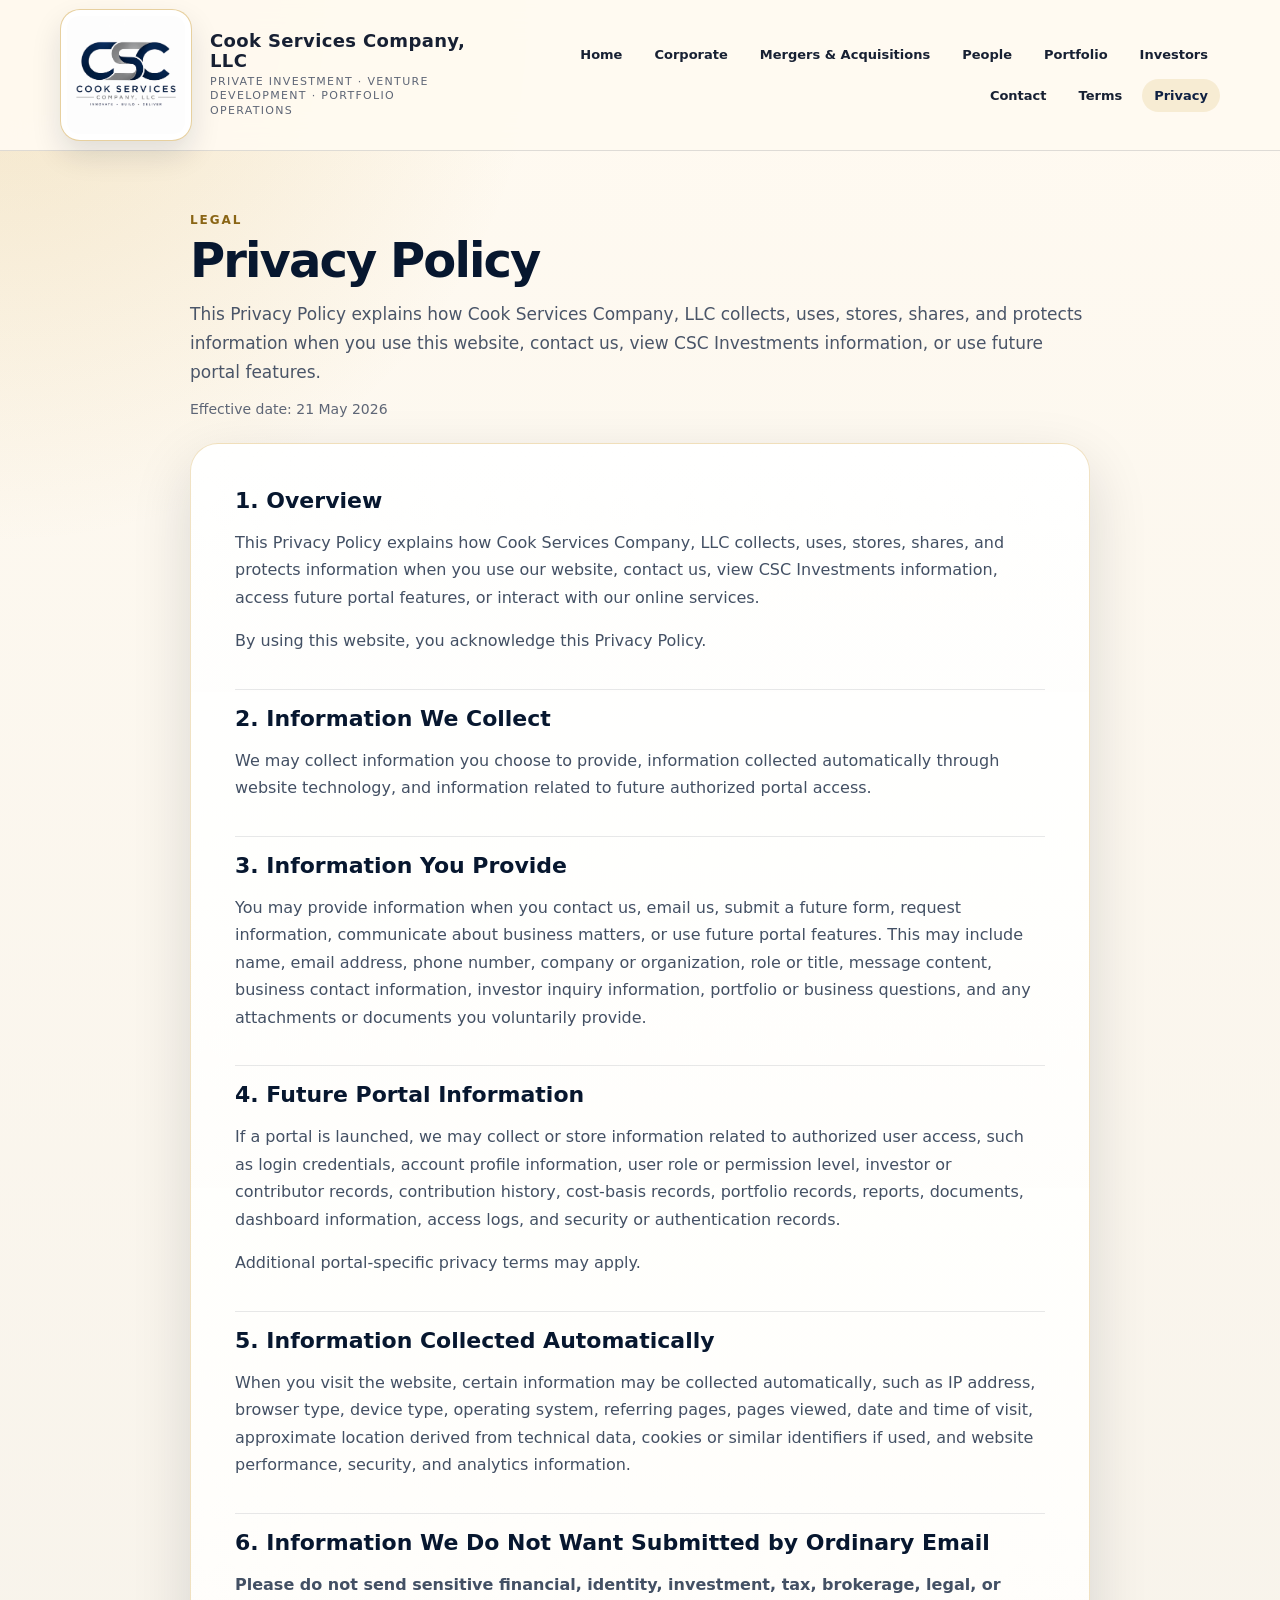
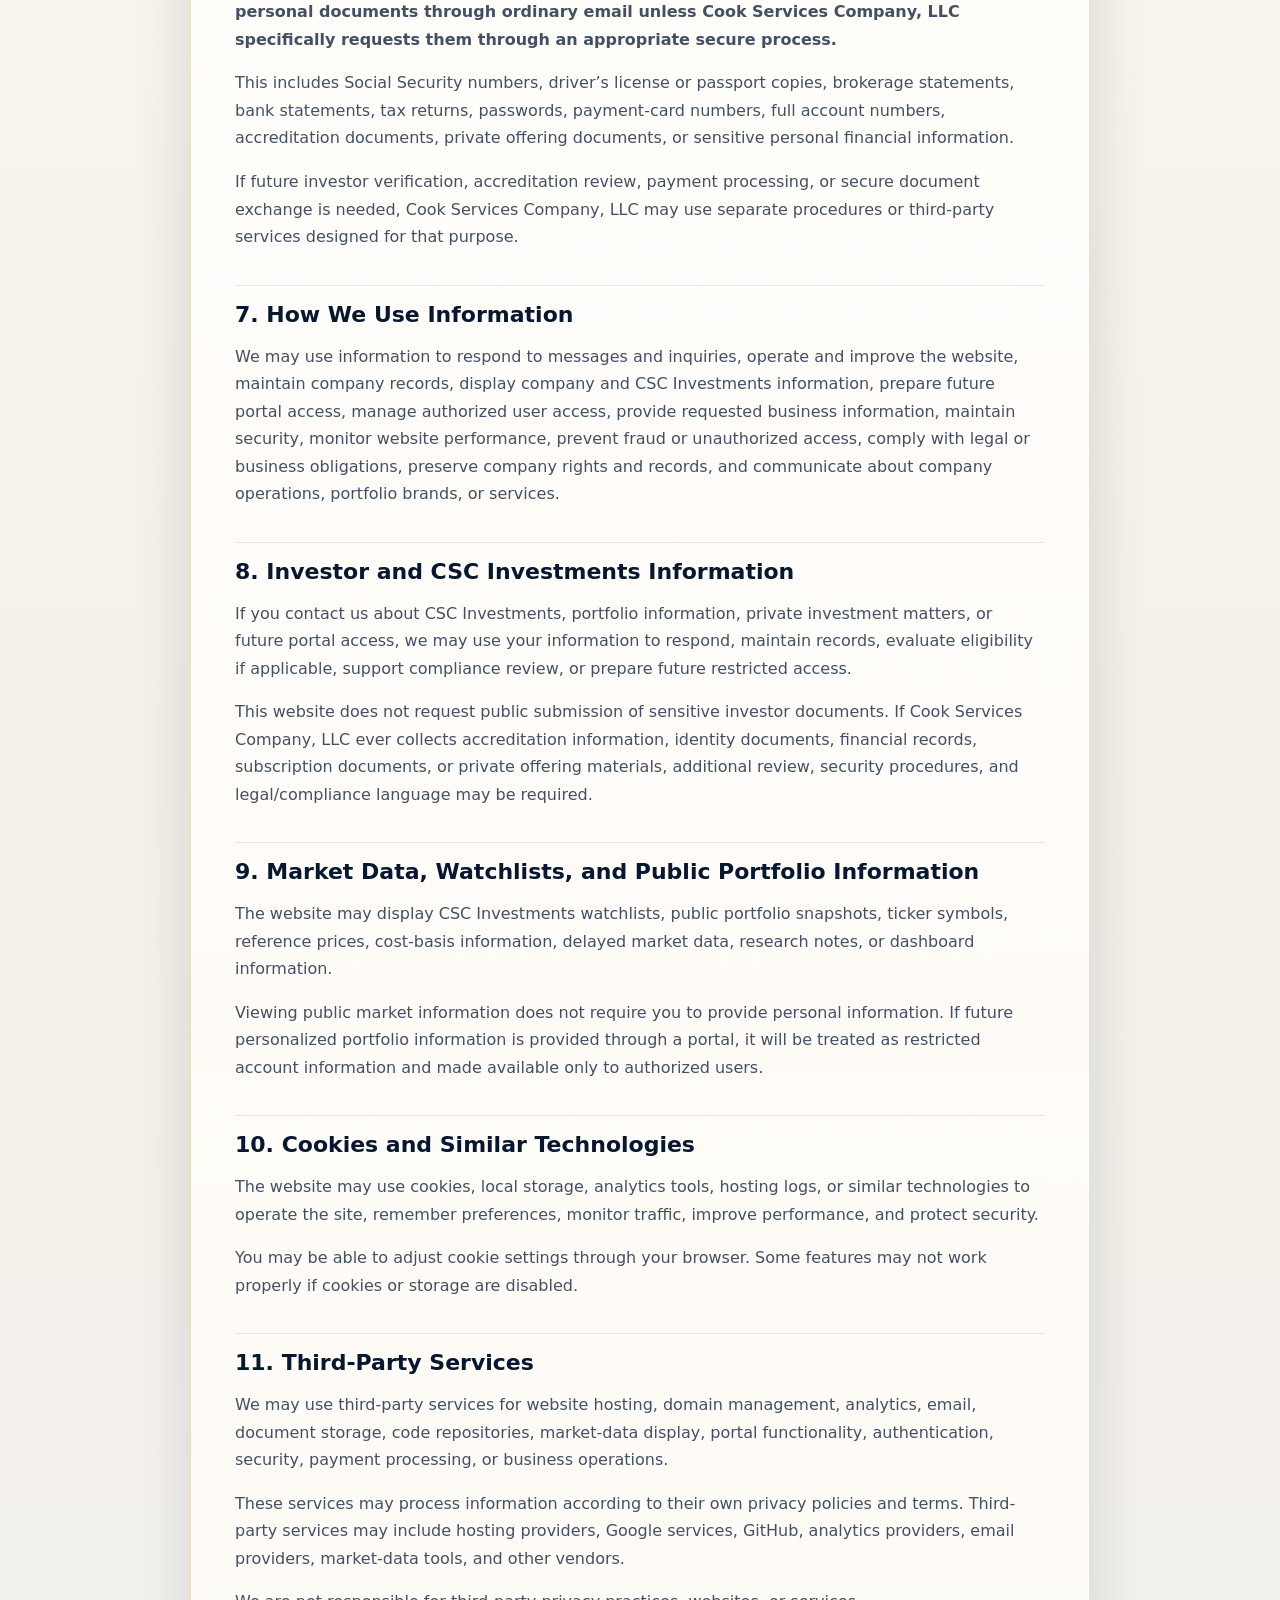
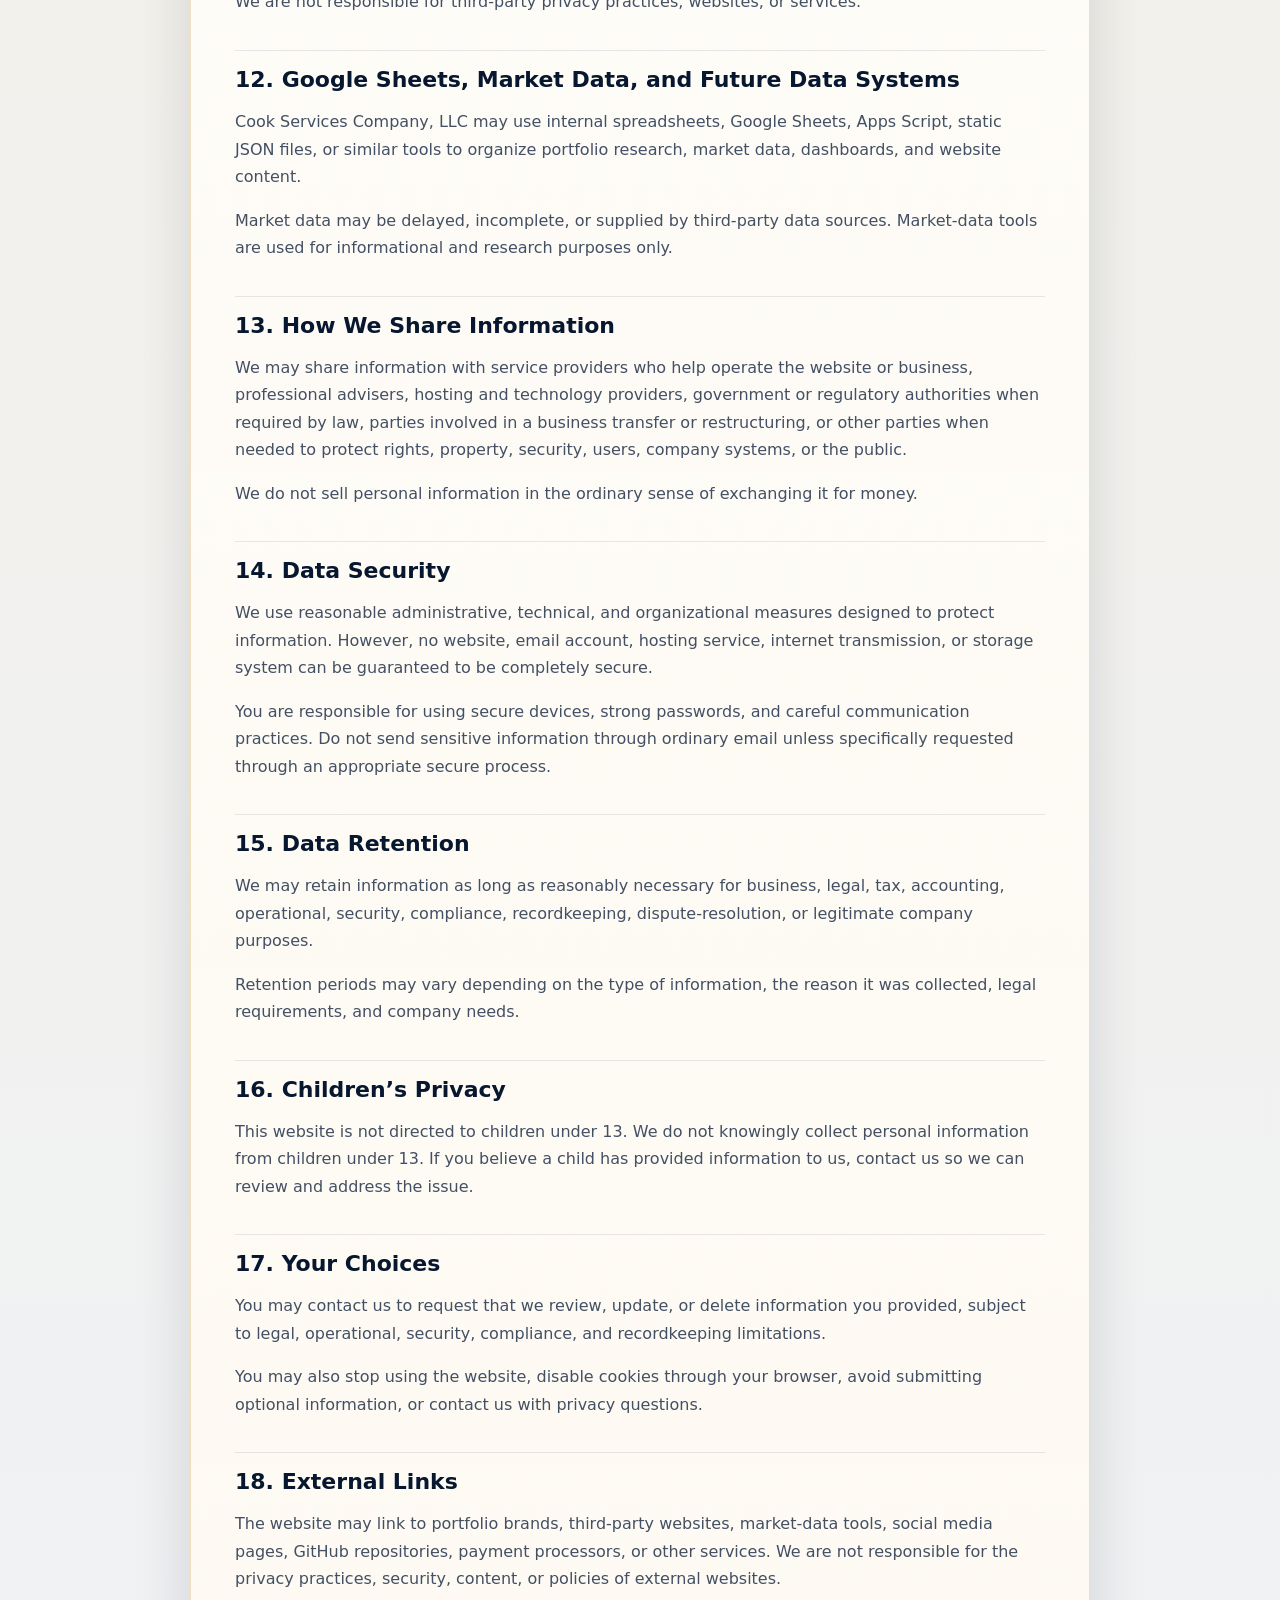
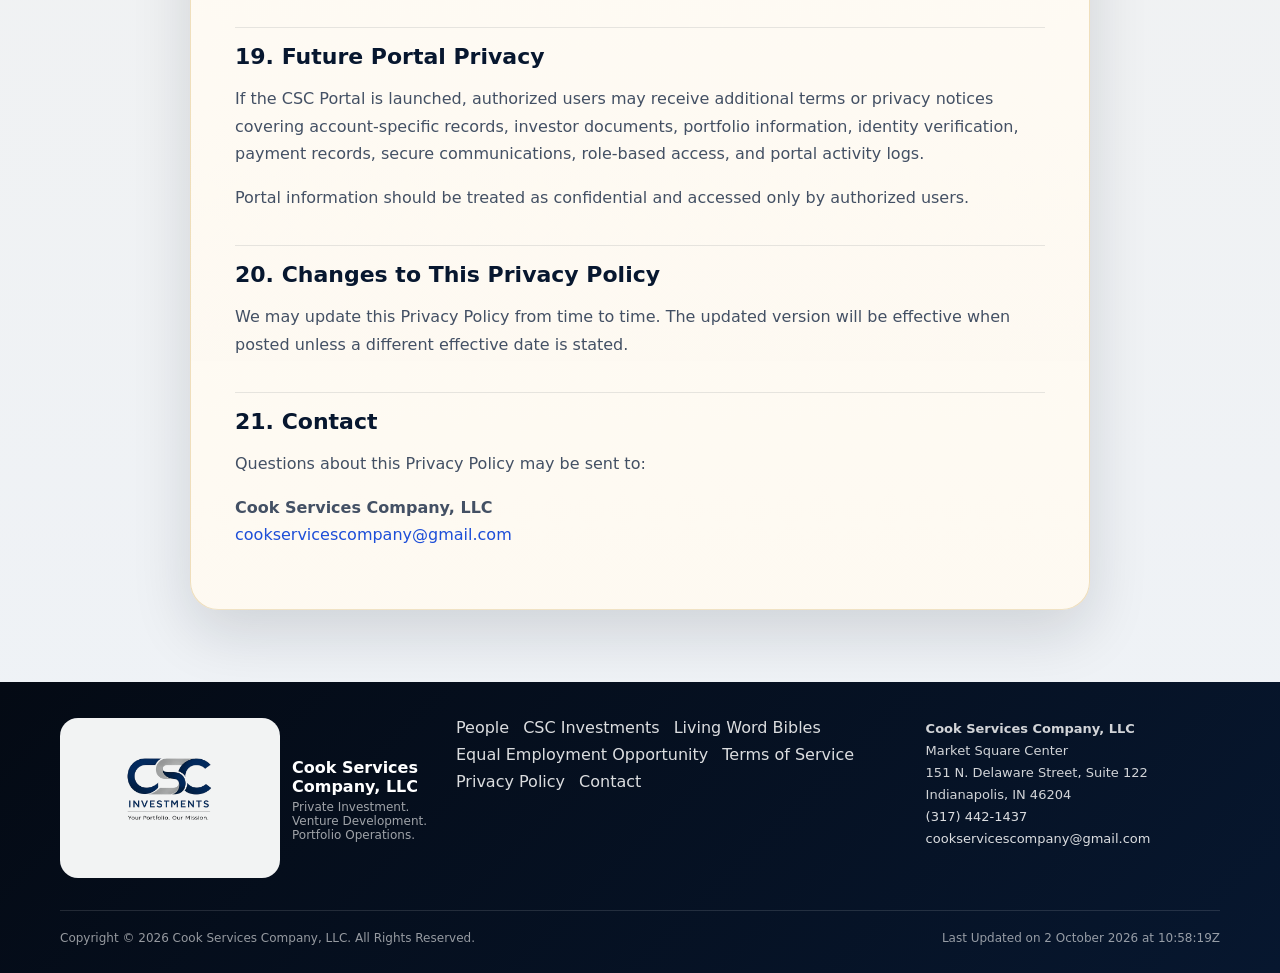
<file: privacy/index.html>
<!doctype html>
<html lang="en">
<head>
  <meta charset="utf-8">
  <meta name="viewport" content="width=device-width, initial-scale=1">
  <title>Privacy Policy | Cook Services Company, LLC</title>
  <meta name="description" content="Privacy Policy for the Cook Services Company, LLC corporate website, CSC Investments public portfolio information, market-data displays, and future portal features.">
  <meta name="robots" content="index, follow">
  <link rel="canonical" href="https://corporate.cook-international.com/privacy/">
  <link rel="icon" href="/favicon.ico" sizes="any">
  <link rel="icon" type="image/png" sizes="48x48" href="/favicon-48x48.png">
  <link rel="icon" type="image/png" sizes="96x96" href="/favicon-96x96.png">
  <link rel="apple-touch-icon" sizes="180x180" href="/apple-touch-icon.png">
  <link rel="manifest" href="/site.webmanifest">
  <meta name="theme-color" content="#061a33">
  <link rel="stylesheet" href="/assets/csc-style.css">
  <meta property="og:url" content="https://corporate.cook-international.com/privacy/">
  <meta name="twitter:card" content="summary_large_image">
  <meta property="og:image" content="https://corporate.cook-international.com/CSCLogo01.png">
</head>
<body>
  <div id="csc-site-header"></div>

  <main class="csc-main" id="main">
    <section class="csc-shell csc-legal-page">
      <p class="csc-kicker">Legal</p>
      <h1 class="csc-page-title">Privacy Policy</h1>
      <p class="csc-page-lede">This Privacy Policy explains how Cook Services Company, LLC collects, uses, stores, shares, and protects information when you use this website, contact us, view CSC Investments information, or use future portal features.</p>
      <p class="csc-updated">Effective date: 21 May 2026</p>

      <div class="csc-legal-card csc-legal-card-professional">
        <h2>1. Overview</h2>
        <p>This Privacy Policy explains how Cook Services Company, LLC collects, uses, stores, shares, and protects information when you use our website, contact us, view CSC Investments information, access future portal features, or interact with our online services.</p>
        <p>By using this website, you acknowledge this Privacy Policy.</p>

        <h2>2. Information We Collect</h2>
        <p>We may collect information you choose to provide, information collected automatically through website technology, and information related to future authorized portal access.</p>

        <h2>3. Information You Provide</h2>
        <p>You may provide information when you contact us, email us, submit a future form, request information, communicate about business matters, or use future portal features. This may include name, email address, phone number, company or organization, role or title, message content, business contact information, investor inquiry information, portfolio or business questions, and any attachments or documents you voluntarily provide.</p>

        <h2>4. Future Portal Information</h2>
        <p>If a portal is launched, we may collect or store information related to authorized user access, such as login credentials, account profile information, user role or permission level, investor or contributor records, contribution history, cost-basis records, portfolio records, reports, documents, dashboard information, access logs, and security or authentication records.</p>
        <p>Additional portal-specific privacy terms may apply.</p>

        <h2>5. Information Collected Automatically</h2>
        <p>When you visit the website, certain information may be collected automatically, such as IP address, browser type, device type, operating system, referring pages, pages viewed, date and time of visit, approximate location derived from technical data, cookies or similar identifiers if used, and website performance, security, and analytics information.</p>

        <h2>6. Information We Do Not Want Submitted by Ordinary Email</h2>
        <p><strong>Please do not send sensitive financial, identity, investment, tax, brokerage, legal, or personal documents through ordinary email unless Cook Services Company, LLC specifically requests them through an appropriate secure process.</strong></p>
        <p>This includes Social Security numbers, driver’s license or passport copies, brokerage statements, bank statements, tax returns, passwords, payment-card numbers, full account numbers, accreditation documents, private offering documents, or sensitive personal financial information.</p>
        <p>If future investor verification, accreditation review, payment processing, or secure document exchange is needed, Cook Services Company, LLC may use separate procedures or third-party services designed for that purpose.</p>

        <h2>7. How We Use Information</h2>
        <p>We may use information to respond to messages and inquiries, operate and improve the website, maintain company records, display company and CSC Investments information, prepare future portal access, manage authorized user access, provide requested business information, maintain security, monitor website performance, prevent fraud or unauthorized access, comply with legal or business obligations, preserve company rights and records, and communicate about company operations, portfolio brands, or services.</p>

        <h2>8. Investor and CSC Investments Information</h2>
        <p>If you contact us about CSC Investments, portfolio information, private investment matters, or future portal access, we may use your information to respond, maintain records, evaluate eligibility if applicable, support compliance review, or prepare future restricted access.</p>
        <p>This website does not request public submission of sensitive investor documents. If Cook Services Company, LLC ever collects accreditation information, identity documents, financial records, subscription documents, or private offering materials, additional review, security procedures, and legal/compliance language may be required.</p>

        <h2>9. Market Data, Watchlists, and Public Portfolio Information</h2>
        <p>The website may display CSC Investments watchlists, public portfolio snapshots, ticker symbols, reference prices, cost-basis information, delayed market data, research notes, or dashboard information.</p>
        <p>Viewing public market information does not require you to provide personal information. If future personalized portfolio information is provided through a portal, it will be treated as restricted account information and made available only to authorized users.</p>

        <h2>10. Cookies and Similar Technologies</h2>
        <p>The website may use cookies, local storage, analytics tools, hosting logs, or similar technologies to operate the site, remember preferences, monitor traffic, improve performance, and protect security.</p>
        <p>You may be able to adjust cookie settings through your browser. Some features may not work properly if cookies or storage are disabled.</p>

        <h2>11. Third-Party Services</h2>
        <p>We may use third-party services for website hosting, domain management, analytics, email, document storage, code repositories, market-data display, portal functionality, authentication, security, payment processing, or business operations.</p>
        <p>These services may process information according to their own privacy policies and terms. Third-party services may include hosting providers, Google services, GitHub, analytics providers, email providers, market-data tools, and other vendors.</p>
        <p>We are not responsible for third-party privacy practices, websites, or services.</p>

        <h2>12. Google Sheets, Market Data, and Future Data Systems</h2>
        <p>Cook Services Company, LLC may use internal spreadsheets, Google Sheets, Apps Script, static JSON files, or similar tools to organize portfolio research, market data, dashboards, and website content.</p>
        <p>Market data may be delayed, incomplete, or supplied by third-party data sources. Market-data tools are used for informational and research purposes only.</p>

        <h2>13. How We Share Information</h2>
        <p>We may share information with service providers who help operate the website or business, professional advisers, hosting and technology providers, government or regulatory authorities when required by law, parties involved in a business transfer or restructuring, or other parties when needed to protect rights, property, security, users, company systems, or the public.</p>
        <p>We do not sell personal information in the ordinary sense of exchanging it for money.</p>

        <h2>14. Data Security</h2>
        <p>We use reasonable administrative, technical, and organizational measures designed to protect information. However, no website, email account, hosting service, internet transmission, or storage system can be guaranteed to be completely secure.</p>
        <p>You are responsible for using secure devices, strong passwords, and careful communication practices. Do not send sensitive information through ordinary email unless specifically requested through an appropriate secure process.</p>

        <h2>15. Data Retention</h2>
        <p>We may retain information as long as reasonably necessary for business, legal, tax, accounting, operational, security, compliance, recordkeeping, dispute-resolution, or legitimate company purposes.</p>
        <p>Retention periods may vary depending on the type of information, the reason it was collected, legal requirements, and company needs.</p>

        <h2>16. Children’s Privacy</h2>
        <p>This website is not directed to children under 13. We do not knowingly collect personal information from children under 13. If you believe a child has provided information to us, contact us so we can review and address the issue.</p>

        <h2>17. Your Choices</h2>
        <p>You may contact us to request that we review, update, or delete information you provided, subject to legal, operational, security, compliance, and recordkeeping limitations.</p>
        <p>You may also stop using the website, disable cookies through your browser, avoid submitting optional information, or contact us with privacy questions.</p>

        <h2>18. External Links</h2>
        <p>The website may link to portfolio brands, third-party websites, market-data tools, social media pages, GitHub repositories, payment processors, or other services. We are not responsible for the privacy practices, security, content, or policies of external websites.</p>

        <h2>19. Future Portal Privacy</h2>
        <p>If the CSC Portal is launched, authorized users may receive additional terms or privacy notices covering account-specific records, investor documents, portfolio information, identity verification, payment records, secure communications, role-based access, and portal activity logs.</p>
        <p>Portal information should be treated as confidential and accessed only by authorized users.</p>

        <h2>20. Changes to This Privacy Policy</h2>
        <p>We may update this Privacy Policy from time to time. The updated version will be effective when posted unless a different effective date is stated.</p>

        <h2>21. Contact</h2>
        <p>Questions about this Privacy Policy may be sent to:</p>
        <p><strong>Cook Services Company, LLC</strong><br><a href="mailto:cookservicescompany@gmail.com">cookservicescompany@gmail.com</a></p>
      </div>
    </section>
  </main>

  <div id="csc-site-footer"></div>
  <script src="/assets/csc-shell.js"></script>
</body>
</html>
</file>
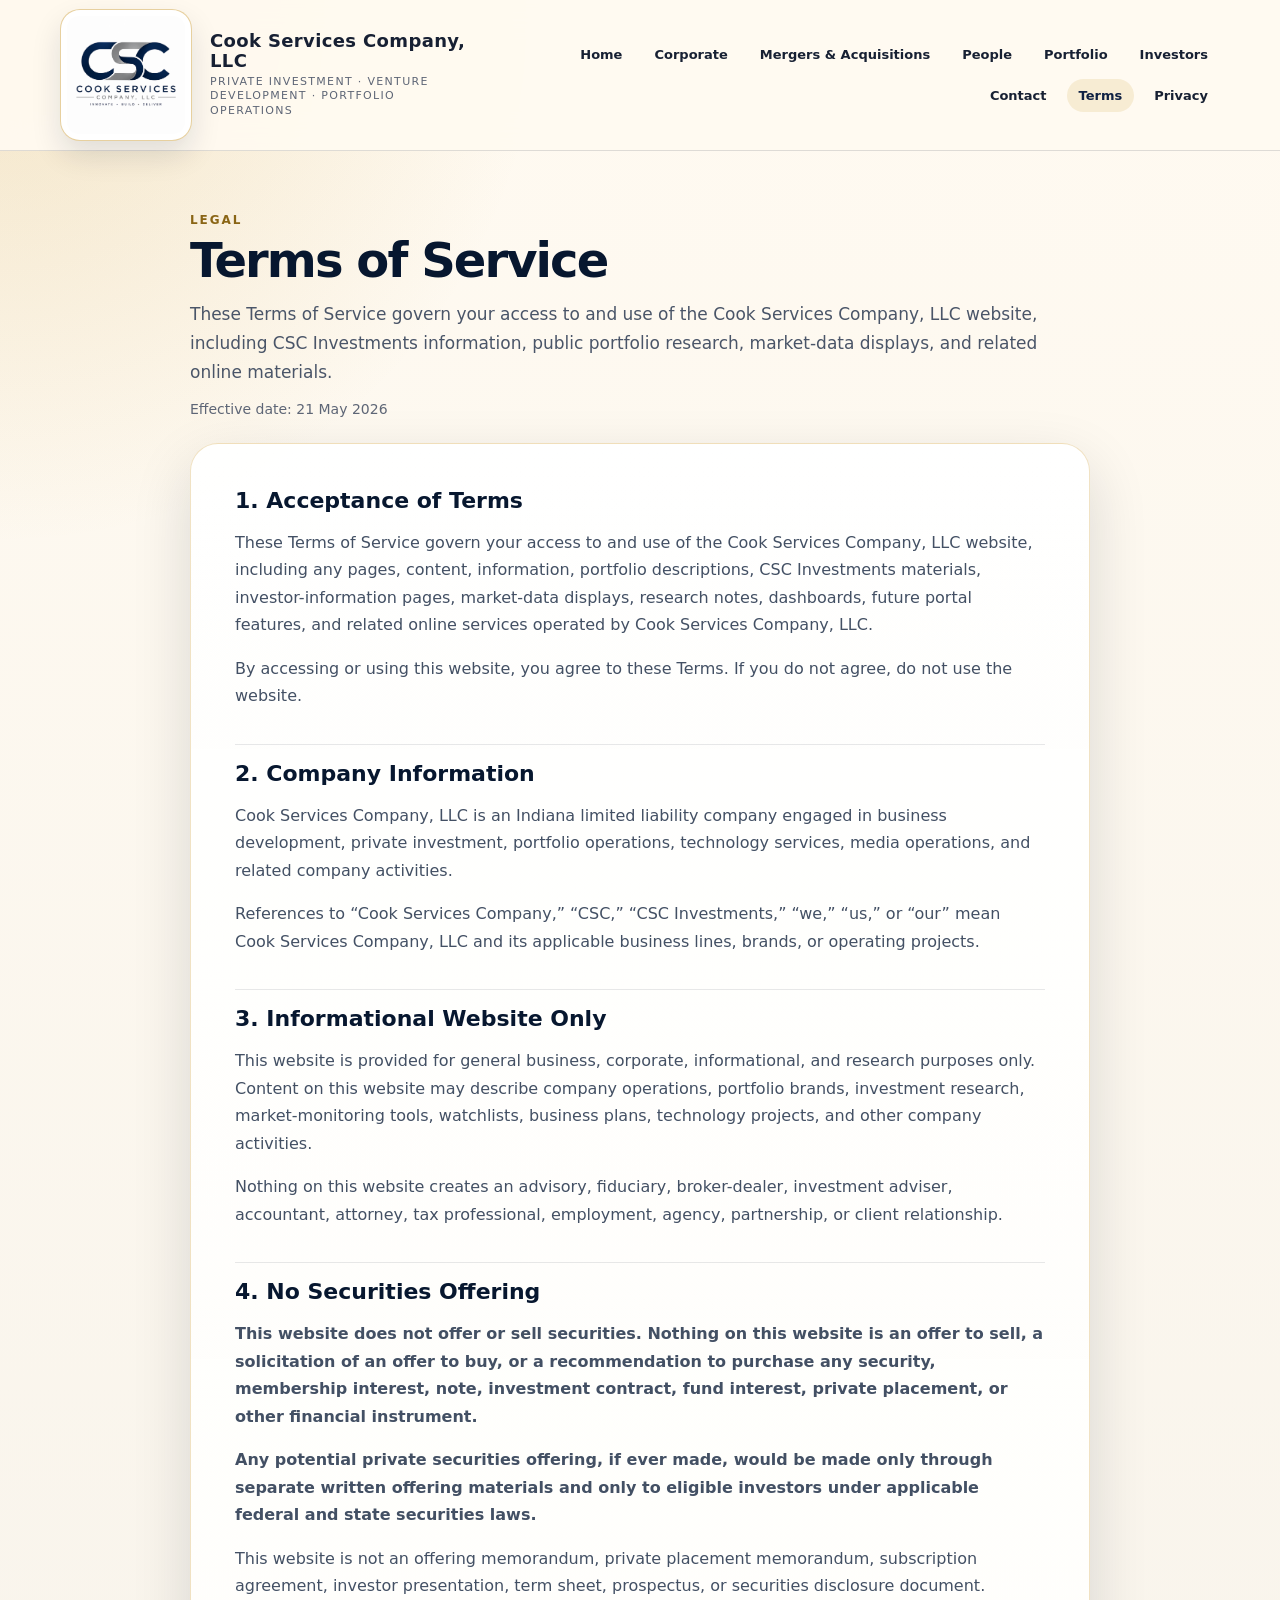
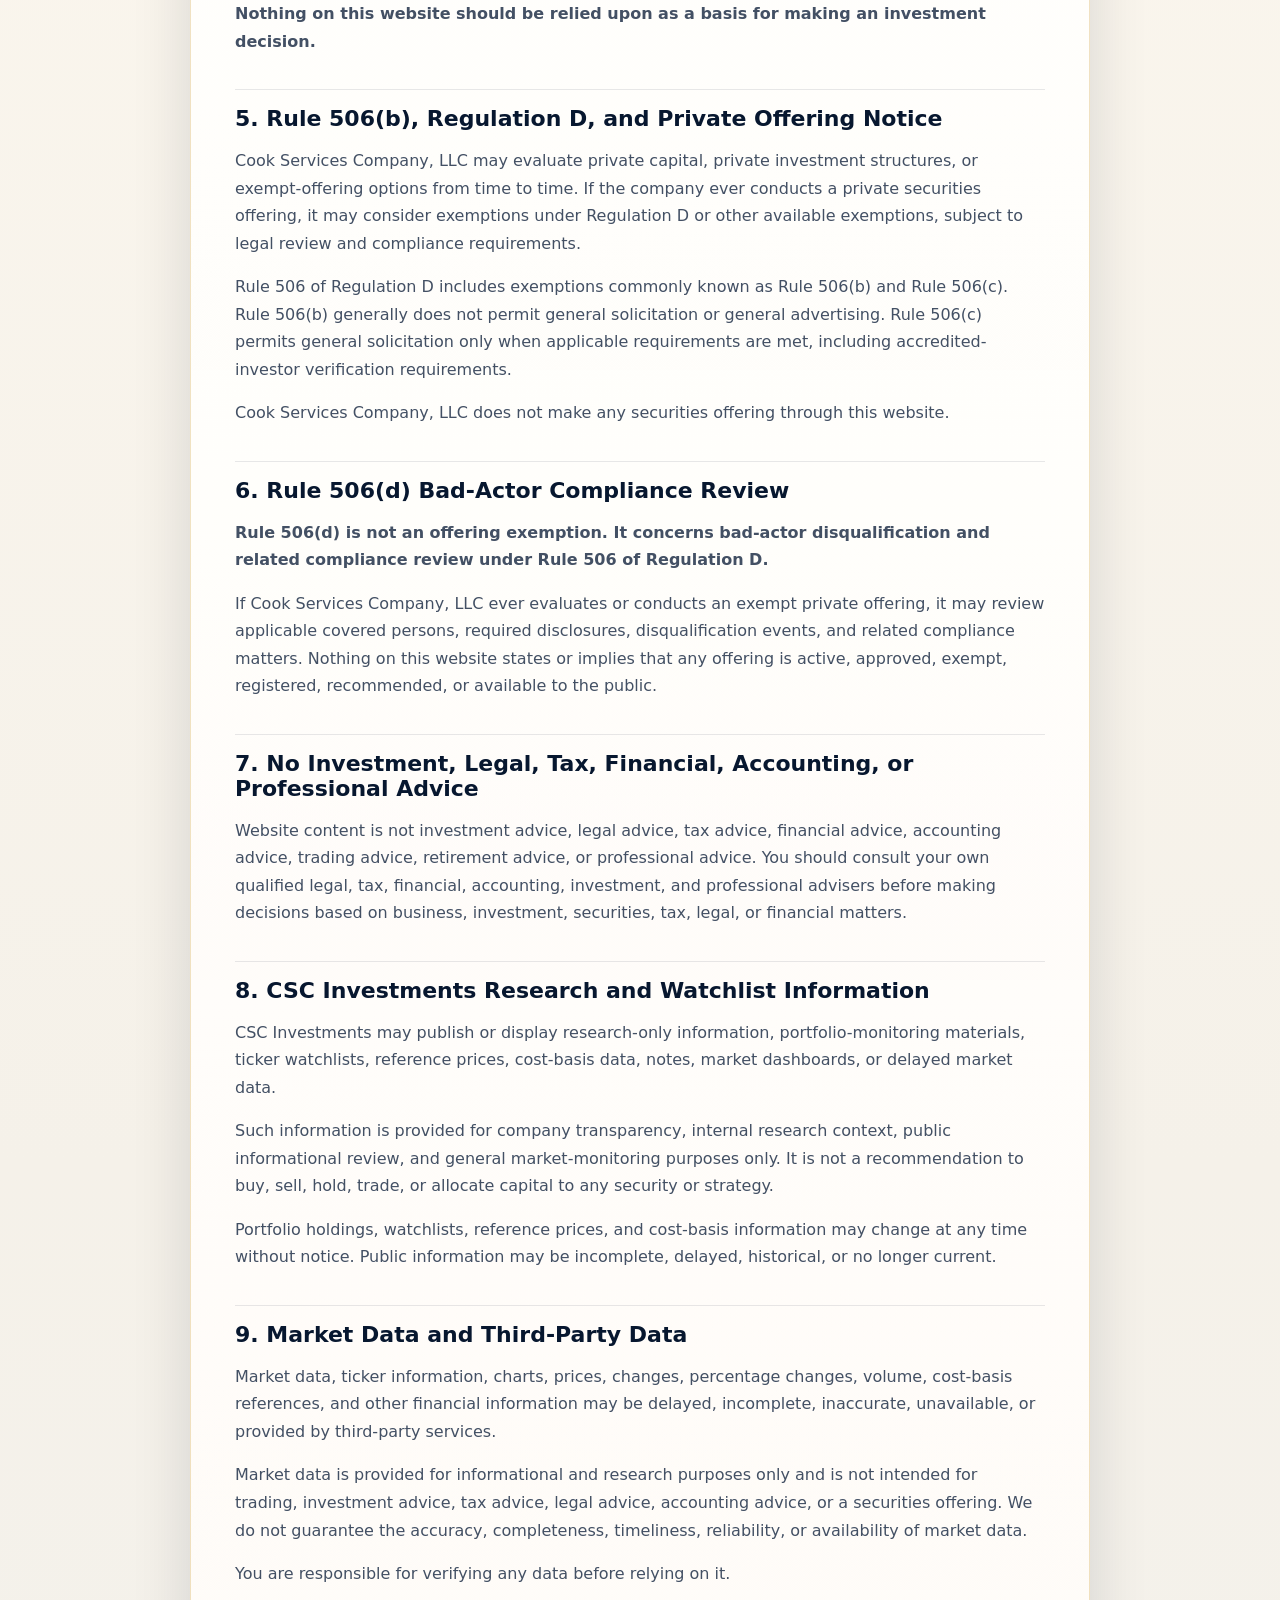
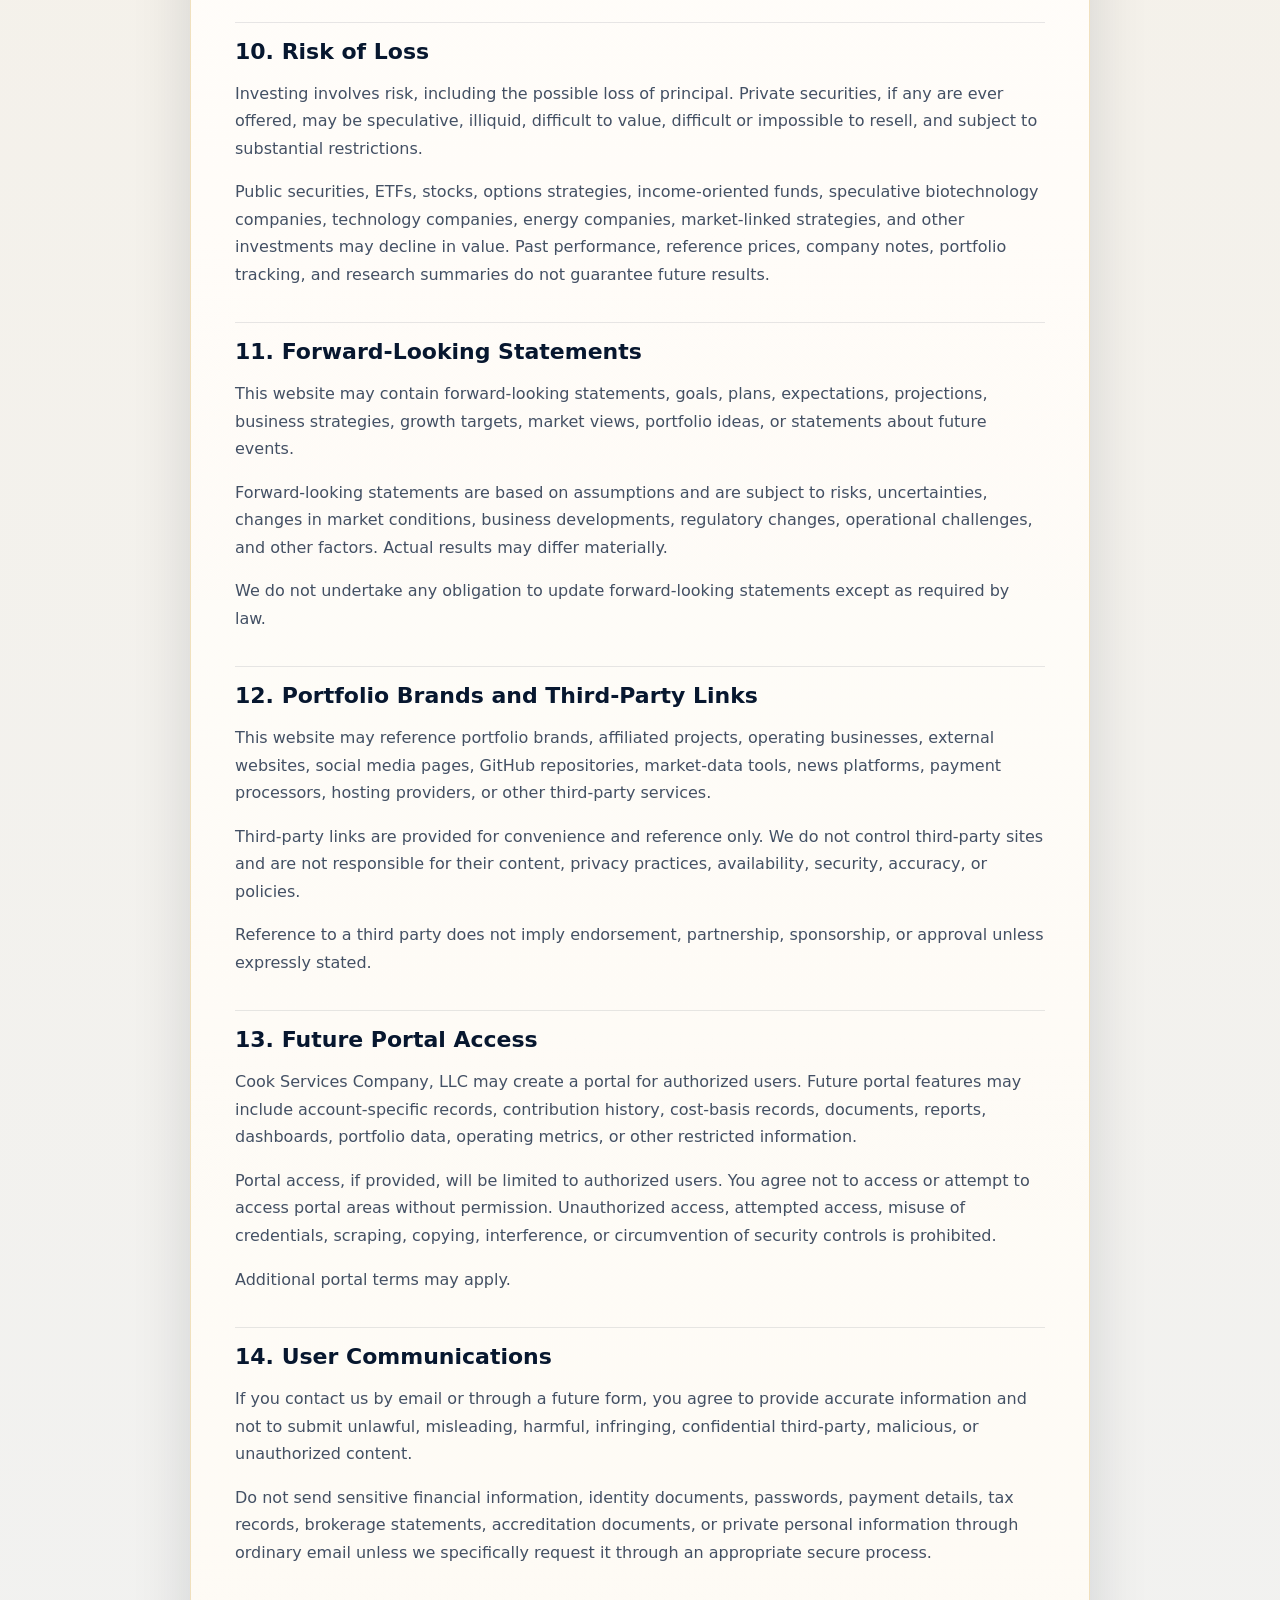
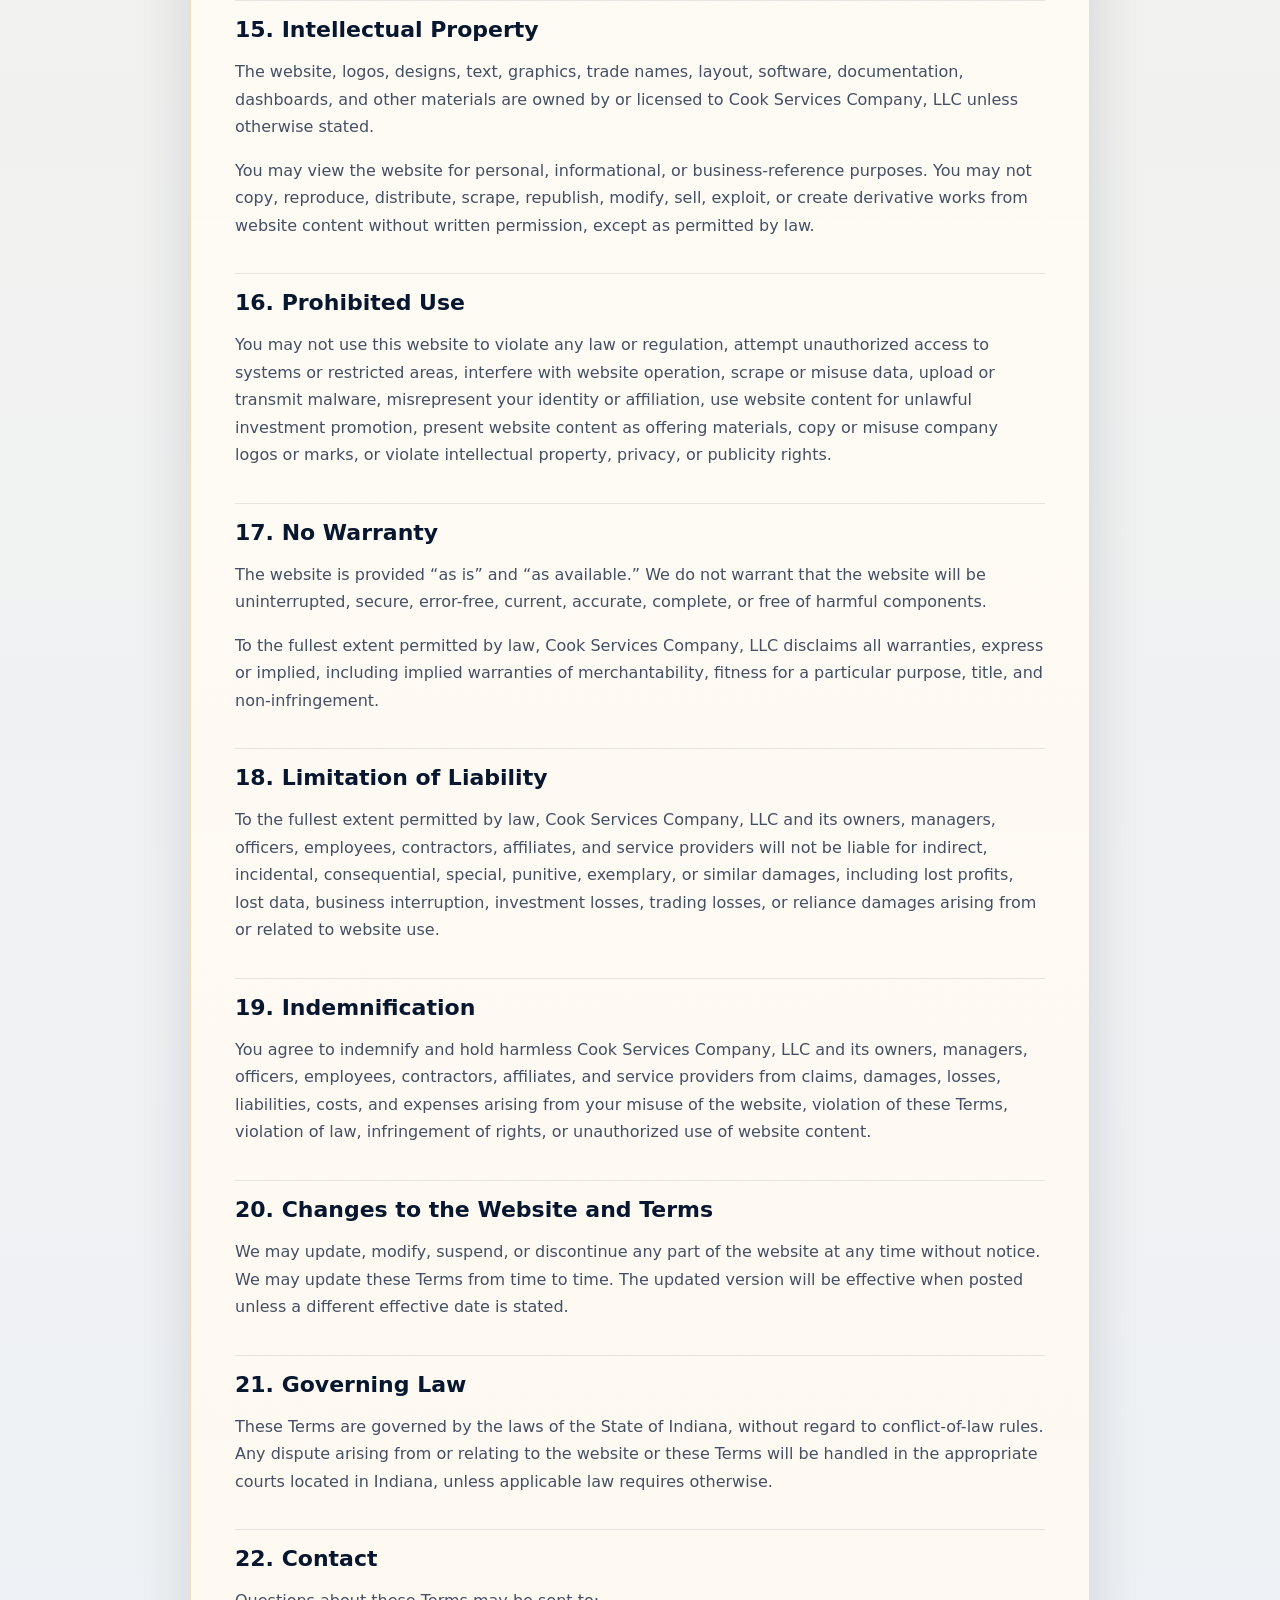
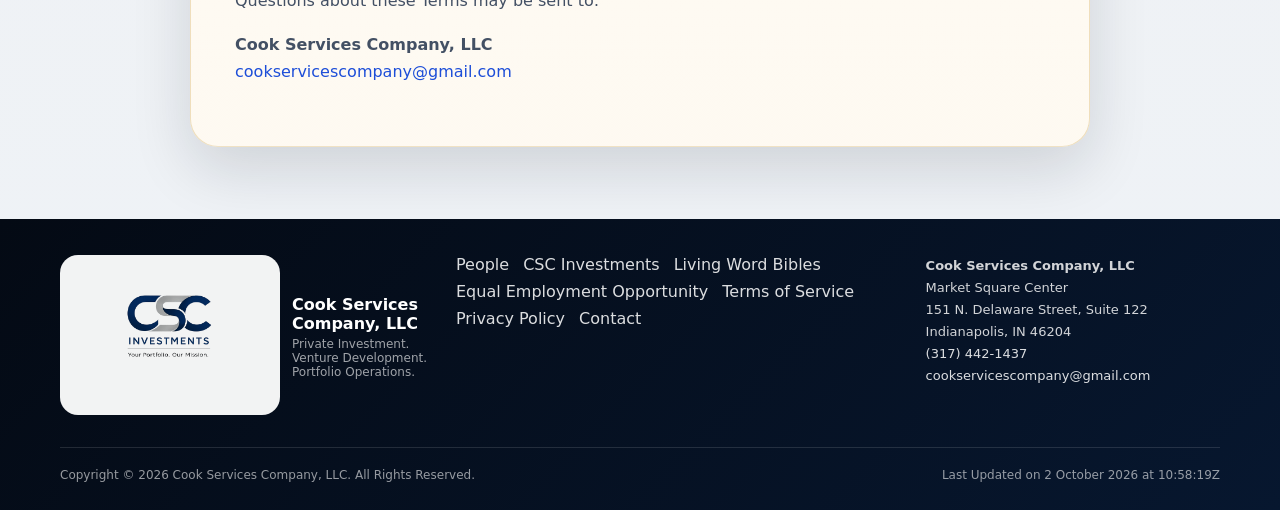
<file: terms/index.html>
<!doctype html>
<html lang="en">
<head>
  <meta charset="utf-8">
  <meta name="viewport" content="width=device-width, initial-scale=1">
  <title>Terms of Service | Cook Services Company, LLC</title>
  <meta name="description" content="Professional Terms of Service for the Cook Services Company, LLC corporate website, CSC Investments information, market data, and portfolio research pages.">
  <meta name="robots" content="index, follow">
  <link rel="canonical" href="https://corporate.cook-international.com/terms/">
  <link rel="icon" href="/favicon.ico" sizes="any">
  <link rel="icon" type="image/png" sizes="48x48" href="/favicon-48x48.png">
  <link rel="icon" type="image/png" sizes="96x96" href="/favicon-96x96.png">
  <link rel="apple-touch-icon" sizes="180x180" href="/apple-touch-icon.png">
  <link rel="manifest" href="/site.webmanifest">
  <meta name="theme-color" content="#061a33">
  <link rel="stylesheet" href="/assets/csc-style.css">
  <meta property="og:url" content="https://corporate.cook-international.com/terms/">
  <meta name="twitter:card" content="summary_large_image">
  <meta property="og:image" content="https://corporate.cook-international.com/CSCLogo01.png">
</head>
<body>
  <div id="csc-site-header"></div>

  <main class="csc-main" id="main">
    <section class="csc-shell csc-legal-page">
      <p class="csc-kicker">Legal</p>
      <h1 class="csc-page-title">Terms of Service</h1>
      <p class="csc-page-lede">These Terms of Service govern your access to and use of the Cook Services Company, LLC website, including CSC Investments information, public portfolio research, market-data displays, and related online materials.</p>
      <p class="csc-updated">Effective date: 21 May 2026</p>

      <div class="csc-legal-card csc-legal-card-professional">
        <h2>1. Acceptance of Terms</h2>
        <p>These Terms of Service govern your access to and use of the Cook Services Company, LLC website, including any pages, content, information, portfolio descriptions, CSC Investments materials, investor-information pages, market-data displays, research notes, dashboards, future portal features, and related online services operated by Cook Services Company, LLC.</p>
        <p>By accessing or using this website, you agree to these Terms. If you do not agree, do not use the website.</p>

        <h2>2. Company Information</h2>
        <p>Cook Services Company, LLC is an Indiana limited liability company engaged in business development, private investment, portfolio operations, technology services, media operations, and related company activities.</p>
        <p>References to “Cook Services Company,” “CSC,” “CSC Investments,” “we,” “us,” or “our” mean Cook Services Company, LLC and its applicable business lines, brands, or operating projects.</p>

        <h2>3. Informational Website Only</h2>
        <p>This website is provided for general business, corporate, informational, and research purposes only. Content on this website may describe company operations, portfolio brands, investment research, market-monitoring tools, watchlists, business plans, technology projects, and other company activities.</p>
        <p>Nothing on this website creates an advisory, fiduciary, broker-dealer, investment adviser, accountant, attorney, tax professional, employment, agency, partnership, or client relationship.</p>

        <h2>4. No Securities Offering</h2>
        <p><strong>This website does not offer or sell securities. Nothing on this website is an offer to sell, a solicitation of an offer to buy, or a recommendation to purchase any security, membership interest, note, investment contract, fund interest, private placement, or other financial instrument.</strong></p>
        <p><strong>Any potential private securities offering, if ever made, would be made only through separate written offering materials and only to eligible investors under applicable federal and state securities laws.</strong></p>
        <p>This website is not an offering memorandum, private placement memorandum, subscription agreement, investor presentation, term sheet, prospectus, or securities disclosure document. <strong>Nothing on this website should be relied upon as a basis for making an investment decision.</strong></p>

        <h2>5. Rule 506(b), Regulation D, and Private Offering Notice</h2>
        <p>Cook Services Company, LLC may evaluate private capital, private investment structures, or exempt-offering options from time to time. If the company ever conducts a private securities offering, it may consider exemptions under Regulation D or other available exemptions, subject to legal review and compliance requirements.</p>
        <p>Rule 506 of Regulation D includes exemptions commonly known as Rule 506(b) and Rule 506(c). Rule 506(b) generally does not permit general solicitation or general advertising. Rule 506(c) permits general solicitation only when applicable requirements are met, including accredited-investor verification requirements.</p>
        <p>Cook Services Company, LLC does not make any securities offering through this website.</p>

        <h2>6. Rule 506(d) Bad-Actor Compliance Review</h2>
        <p><strong>Rule 506(d) is not an offering exemption. It concerns bad-actor disqualification and related compliance review under Rule 506 of Regulation D.</strong></p>
        <p>If Cook Services Company, LLC ever evaluates or conducts an exempt private offering, it may review applicable covered persons, required disclosures, disqualification events, and related compliance matters. Nothing on this website states or implies that any offering is active, approved, exempt, registered, recommended, or available to the public.</p>

        <h2>7. No Investment, Legal, Tax, Financial, Accounting, or Professional Advice</h2>
        <p>Website content is not investment advice, legal advice, tax advice, financial advice, accounting advice, trading advice, retirement advice, or professional advice. You should consult your own qualified legal, tax, financial, accounting, investment, and professional advisers before making decisions based on business, investment, securities, tax, legal, or financial matters.</p>

        <h2>8. CSC Investments Research and Watchlist Information</h2>
        <p>CSC Investments may publish or display research-only information, portfolio-monitoring materials, ticker watchlists, reference prices, cost-basis data, notes, market dashboards, or delayed market data.</p>
        <p>Such information is provided for company transparency, internal research context, public informational review, and general market-monitoring purposes only. It is not a recommendation to buy, sell, hold, trade, or allocate capital to any security or strategy.</p>
        <p>Portfolio holdings, watchlists, reference prices, and cost-basis information may change at any time without notice. Public information may be incomplete, delayed, historical, or no longer current.</p>

        <h2>9. Market Data and Third-Party Data</h2>
        <p>Market data, ticker information, charts, prices, changes, percentage changes, volume, cost-basis references, and other financial information may be delayed, incomplete, inaccurate, unavailable, or provided by third-party services.</p>
        <p>Market data is provided for informational and research purposes only and is not intended for trading, investment advice, tax advice, legal advice, accounting advice, or a securities offering. We do not guarantee the accuracy, completeness, timeliness, reliability, or availability of market data.</p>
        <p>You are responsible for verifying any data before relying on it.</p>

        <h2>10. Risk of Loss</h2>
        <p>Investing involves risk, including the possible loss of principal. Private securities, if any are ever offered, may be speculative, illiquid, difficult to value, difficult or impossible to resell, and subject to substantial restrictions.</p>
        <p>Public securities, ETFs, stocks, options strategies, income-oriented funds, speculative biotechnology companies, technology companies, energy companies, market-linked strategies, and other investments may decline in value. Past performance, reference prices, company notes, portfolio tracking, and research summaries do not guarantee future results.</p>

        <h2>11. Forward-Looking Statements</h2>
        <p>This website may contain forward-looking statements, goals, plans, expectations, projections, business strategies, growth targets, market views, portfolio ideas, or statements about future events.</p>
        <p>Forward-looking statements are based on assumptions and are subject to risks, uncertainties, changes in market conditions, business developments, regulatory changes, operational challenges, and other factors. Actual results may differ materially.</p>
        <p>We do not undertake any obligation to update forward-looking statements except as required by law.</p>

        <h2>12. Portfolio Brands and Third-Party Links</h2>
        <p>This website may reference portfolio brands, affiliated projects, operating businesses, external websites, social media pages, GitHub repositories, market-data tools, news platforms, payment processors, hosting providers, or other third-party services.</p>
        <p>Third-party links are provided for convenience and reference only. We do not control third-party sites and are not responsible for their content, privacy practices, availability, security, accuracy, or policies.</p>
        <p>Reference to a third party does not imply endorsement, partnership, sponsorship, or approval unless expressly stated.</p>

        <h2>13. Future Portal Access</h2>
        <p>Cook Services Company, LLC may create a portal for authorized users. Future portal features may include account-specific records, contribution history, cost-basis records, documents, reports, dashboards, portfolio data, operating metrics, or other restricted information.</p>
        <p>Portal access, if provided, will be limited to authorized users. You agree not to access or attempt to access portal areas without permission. Unauthorized access, attempted access, misuse of credentials, scraping, copying, interference, or circumvention of security controls is prohibited.</p>
        <p>Additional portal terms may apply.</p>

        <h2>14. User Communications</h2>
        <p>If you contact us by email or through a future form, you agree to provide accurate information and not to submit unlawful, misleading, harmful, infringing, confidential third-party, malicious, or unauthorized content.</p>
        <p>Do not send sensitive financial information, identity documents, passwords, payment details, tax records, brokerage statements, accreditation documents, or private personal information through ordinary email unless we specifically request it through an appropriate secure process.</p>

        <h2>15. Intellectual Property</h2>
        <p>The website, logos, designs, text, graphics, trade names, layout, software, documentation, dashboards, and other materials are owned by or licensed to Cook Services Company, LLC unless otherwise stated.</p>
        <p>You may view the website for personal, informational, or business-reference purposes. You may not copy, reproduce, distribute, scrape, republish, modify, sell, exploit, or create derivative works from website content without written permission, except as permitted by law.</p>

        <h2>16. Prohibited Use</h2>
        <p>You may not use this website to violate any law or regulation, attempt unauthorized access to systems or restricted areas, interfere with website operation, scrape or misuse data, upload or transmit malware, misrepresent your identity or affiliation, use website content for unlawful investment promotion, present website content as offering materials, copy or misuse company logos or marks, or violate intellectual property, privacy, or publicity rights.</p>

        <h2>17. No Warranty</h2>
        <p>The website is provided “as is” and “as available.” We do not warrant that the website will be uninterrupted, secure, error-free, current, accurate, complete, or free of harmful components.</p>
        <p>To the fullest extent permitted by law, Cook Services Company, LLC disclaims all warranties, express or implied, including implied warranties of merchantability, fitness for a particular purpose, title, and non-infringement.</p>

        <h2>18. Limitation of Liability</h2>
        <p>To the fullest extent permitted by law, Cook Services Company, LLC and its owners, managers, officers, employees, contractors, affiliates, and service providers will not be liable for indirect, incidental, consequential, special, punitive, exemplary, or similar damages, including lost profits, lost data, business interruption, investment losses, trading losses, or reliance damages arising from or related to website use.</p>

        <h2>19. Indemnification</h2>
        <p>You agree to indemnify and hold harmless Cook Services Company, LLC and its owners, managers, officers, employees, contractors, affiliates, and service providers from claims, damages, losses, liabilities, costs, and expenses arising from your misuse of the website, violation of these Terms, violation of law, infringement of rights, or unauthorized use of website content.</p>

        <h2>20. Changes to the Website and Terms</h2>
        <p>We may update, modify, suspend, or discontinue any part of the website at any time without notice. We may update these Terms from time to time. The updated version will be effective when posted unless a different effective date is stated.</p>

        <h2>21. Governing Law</h2>
        <p>These Terms are governed by the laws of the State of Indiana, without regard to conflict-of-law rules. Any dispute arising from or relating to the website or these Terms will be handled in the appropriate courts located in Indiana, unless applicable law requires otherwise.</p>

        <h2>22. Contact</h2>
        <p>Questions about these Terms may be sent to:</p>
        <p><strong>Cook Services Company, LLC</strong><br><a href="mailto:cookservicescompany@gmail.com">cookservicescompany@gmail.com</a></p>
      </div>
    </section>
  </main>

  <div id="csc-site-footer"></div>
  <script src="/assets/csc-shell.js"></script>
</body>
</html>
</file>
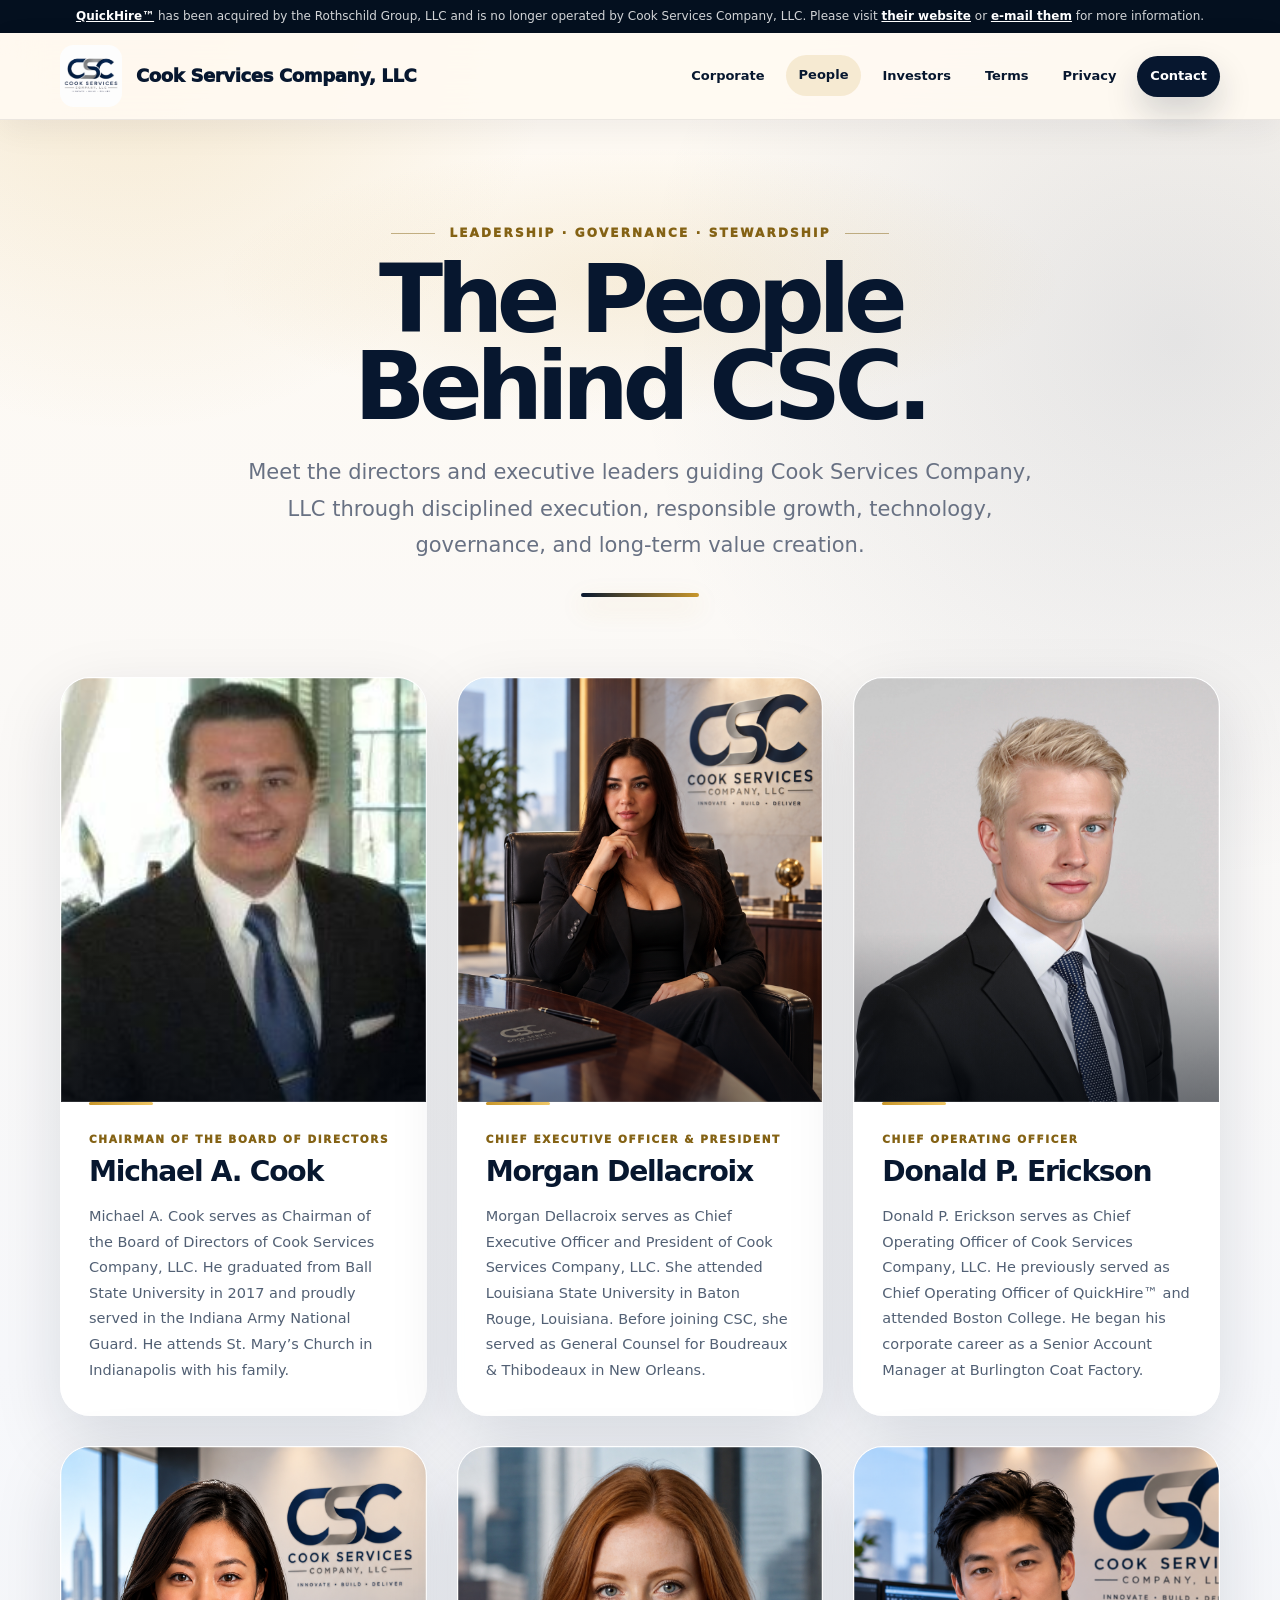
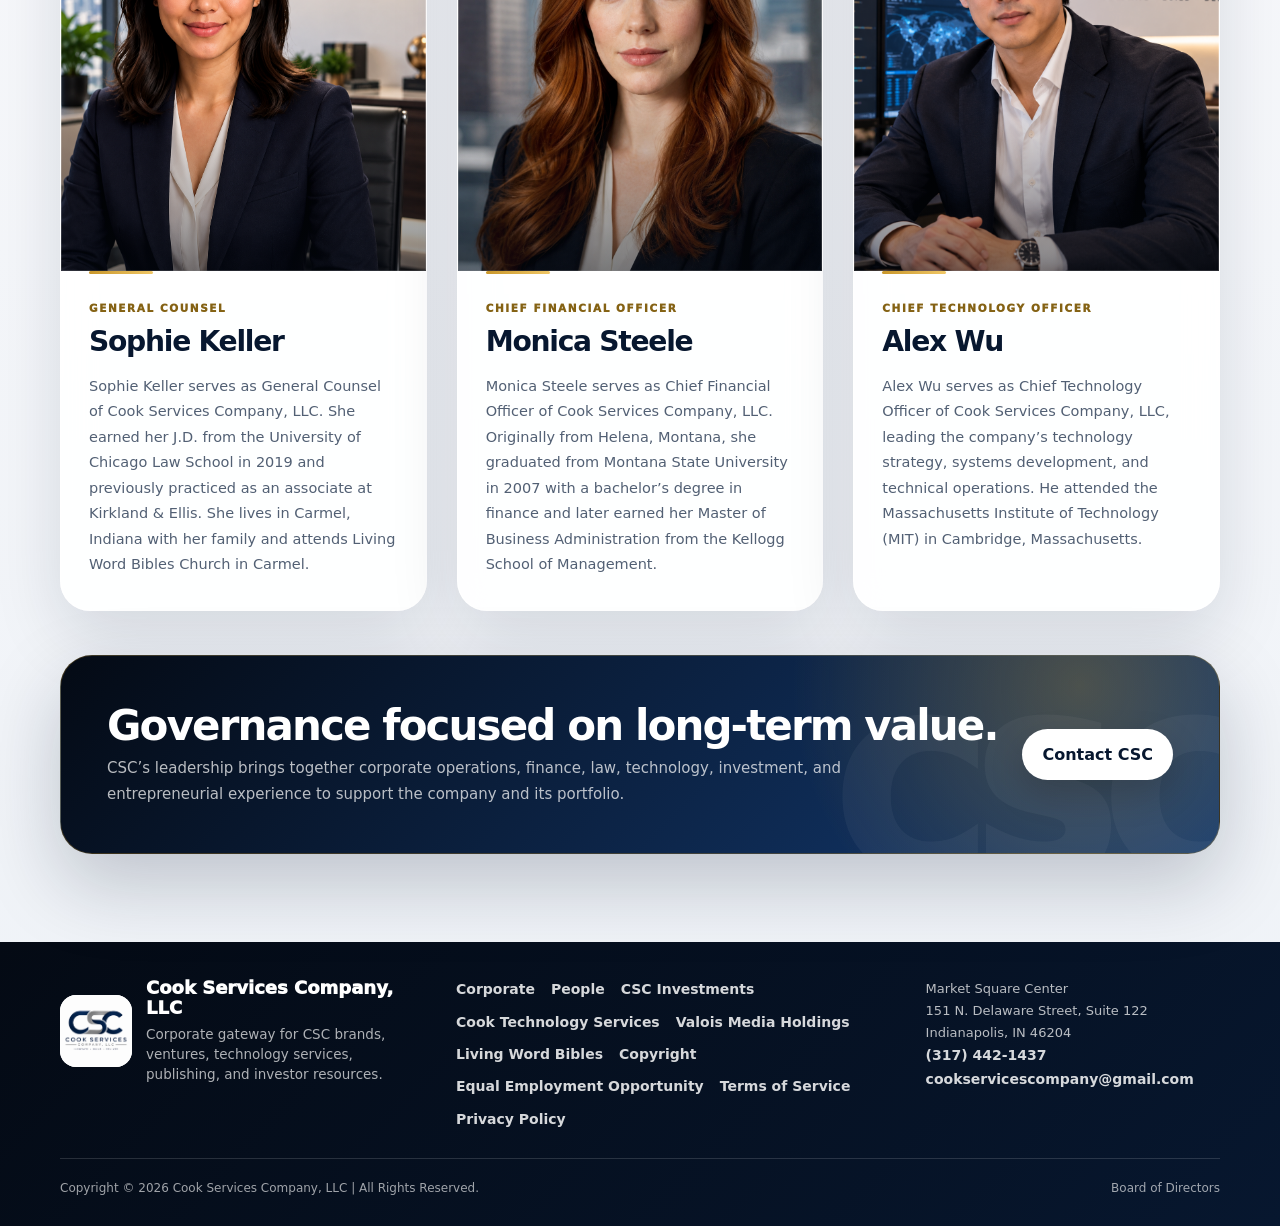
<file: people.html>
<!DOCTYPE html>
<html lang="en">
<head>
  <meta charset="utf-8">
  <meta name="viewport" content="width=device-width, initial-scale=1">
  <title>Board of Directors | Cook Services Company, LLC</title>
  <meta name="description" content="Meet the Board of Directors and executive leadership of Cook Services Company, LLC.">
  <meta name="theme-color" content="#07172f">

  <link rel="icon" href="/favicon.ico">
  <link rel="apple-touch-icon" href="/apple-touch-icon.png">

  <style>
    :root{
      --csc-navy:#07172f;
      --csc-navy-2:#102957;
      --csc-gold:#c9972b;
      --csc-silver:#8d9298;
      --ink:#172033;
      --muted:#687183;
      --paper:#f6f8fb;
      --white:#ffffff;
      --line:#dfe4eb;
      --shadow:0 18px 50px rgba(7,23,47,.12);
      --radius:24px;
      --shell:min(1160px, calc(100% - 40px));
    }

    *{box-sizing:border-box}

    html{scroll-behavior:smooth}

    body{
      margin:0;
      font-family:Inter, ui-sans-serif, system-ui, -apple-system, BlinkMacSystemFont, "Segoe UI", sans-serif;
      color:var(--ink);
      background:
        radial-gradient(circle at 85% 5%, rgba(201,151,43,.10), transparent 25%),
        linear-gradient(180deg,#fff 0%,#f7f8fb 45%,#f1f4f8 100%);
      line-height:1.6;
    }

    img{max-width:100%}

    .skip-link{
      position:absolute;
      left:-9999px;
      top:auto;
      width:1px;
      height:1px;
      overflow:hidden;
    }
    .skip-link:focus{
      left:16px;
      top:16px;
      width:auto;
      height:auto;
      padding:10px 14px;
      background:#fff;
      color:var(--csc-navy);
      z-index:1000;
      border-radius:10px;
      box-shadow:var(--shadow);
    }

    .acquisition-notice{
      background:#04101f;
      color:rgba(255,255,255,.82);
      text-align:center;
      padding:8px 18px;
      font-size:12px;
      line-height:1.45;
    }
    .acquisition-notice a{color:#fff;font-weight:800}

    .shell{width:var(--shell);margin-inline:auto}

    .topbar{
      position:sticky;
      top:0;
      z-index:50;
      background:rgba(255,255,255,.94);
      backdrop-filter:blur(16px);
      border-bottom:1px solid rgba(7,23,47,.08);
    }

    .topbar-inner{
      min-height:86px;
      display:flex;
      align-items:center;
      justify-content:space-between;
      gap:24px;
    }

    .brand{
      display:flex;
      align-items:center;
      gap:14px;
      text-decoration:none;
      color:var(--csc-navy);
      min-width:0;
    }

    .brand-logo{
      width:62px;
      height:62px;
      object-fit:contain;
      border-radius:14px;
      flex:0 0 auto;
    }

    .brand-name{
      font-weight:950;
      letter-spacing:-.02em;
      font-size:18px;
      white-space:nowrap;
    }

    .nav{
      display:flex;
      align-items:center;
      justify-content:flex-end;
      flex-wrap:wrap;
      gap:8px;
    }

    .nav a{
      color:var(--csc-navy);
      text-decoration:none;
      font-size:13px;
      font-weight:850;
      padding:10px 13px;
      border-radius:999px;
      transition:.16s ease;
    }

    .nav a:hover,
    .nav a[aria-current="page"]{
      background:rgba(201,151,43,.16);
      transform:translateY(-1px);
    }

    .nav .nav-cta{
      color:#fff;
      background:var(--csc-navy);
      box-shadow:0 16px 34px rgba(7,23,47,.18);
    }
    .nav .nav-cta:hover{background:var(--csc-navy-2)}

    .hero{
      padding:82px 0 50px;
      text-align:center;
      position:relative;
    }

    .eyebrow{
      margin:0 0 14px;
      color:#846214;
      font-size:12px;
      font-weight:950;
      letter-spacing:.18em;
      text-transform:uppercase;
    }

    h1{
      margin:0 auto;
      max-width:900px;
      color:var(--csc-navy);
      font-size:clamp(44px,7vw,78px);
      line-height:.98;
      letter-spacing:-.05em;
    }

    .hero p.lede{
      max-width:760px;
      margin:24px auto 0;
      font-size:18px;
      color:var(--muted);
    }

    .hero-rule{
      width:94px;
      height:4px;
      margin:30px auto 0;
      border-radius:999px;
      background:linear-gradient(90deg,var(--csc-navy),var(--csc-gold));
    }

    .board-section{padding:22px 0 88px}

    .board-grid{
      display:grid;
      grid-template-columns:repeat(3,minmax(0,1fr));
      gap:26px;
    }

    .director-card{
      background:rgba(255,255,255,.96);
      border:1px solid rgba(7,23,47,.08);
      border-radius:var(--radius);
      overflow:hidden;
      box-shadow:var(--shadow);
      display:flex;
      flex-direction:column;
      min-width:0;
      transition:transform .2s ease, box-shadow .2s ease;
    }

    .director-card:hover{
      transform:translateY(-4px);
      box-shadow:0 26px 60px rgba(7,23,47,.16);
    }

    .portrait-wrap{
      position:relative;
      aspect-ratio:4 / 4.35;
      overflow:hidden;
      background:#e8ebef;
    }

    .portrait-wrap img{
      width:100%;
      height:100%;
      object-fit:cover;
      object-position:center top;
      display:block;
      transition:transform .35s ease;
    }

    .director-card:hover .portrait-wrap img{transform:scale(1.018)}

    .portrait-wrap::after{
      content:"";
      position:absolute;
      inset:auto 0 0;
      height:30%;
      background:linear-gradient(180deg,transparent,rgba(4,10,20,.32));
      pointer-events:none;
    }

    .card-body{
      padding:25px 25px 28px;
      flex:1;
      display:flex;
      flex-direction:column;
    }

    .role{
      margin:0 0 8px;
      color:#846214;
      font-size:11px;
      font-weight:950;
      letter-spacing:.13em;
      text-transform:uppercase;
    }

    .director-card h2{
      margin:0;
      color:var(--csc-navy);
      font-size:27px;
      line-height:1.1;
      letter-spacing:-.03em;
    }

    .bio{
      margin:14px 0 0;
      color:#566073;
      font-size:14.5px;
      line-height:1.72;
    }

    .leadership-note{
      margin-top:36px;
      padding:28px 30px;
      background:linear-gradient(135deg,var(--csc-navy),#102957);
      color:#fff;
      border-radius:var(--radius);
      box-shadow:var(--shadow);
      display:grid;
      grid-template-columns:minmax(0,1fr) auto;
      gap:24px;
      align-items:center;
    }

    .leadership-note h2{
      margin:0 0 6px;
      font-size:25px;
      line-height:1.15;
    }
    .leadership-note p{
      margin:0;
      color:rgba(255,255,255,.72);
      max-width:760px;
    }
    .leadership-note a{
      text-decoration:none;
      color:var(--csc-navy);
      background:#fff;
      font-weight:900;
      padding:12px 17px;
      border-radius:999px;
      white-space:nowrap;
    }

    footer{
      background:linear-gradient(135deg,#040a14,var(--csc-navy));
      color:#fff;
      padding:36px 0 28px;
    }

    .footer-grid{
      display:grid;
      grid-template-columns:minmax(240px,1fr) minmax(240px,1.2fr) minmax(220px,.8fr);
      gap:28px;
      align-items:start;
    }

    .footer-brand{
      display:flex;
      align-items:center;
      gap:14px;
    }

    .footer-logo{
      width:72px;
      height:72px;
      object-fit:contain;
      border-radius:16px;
      background:#fff;
    }

    .footer-title{font-weight:950;font-size:18px;line-height:1.12}
    .footer-sub{
      color:rgba(255,255,255,.68);
      margin-top:7px;
      font-size:13.5px;
      line-height:1.45;
      max-width:430px;
    }

    .footer-links{
      display:flex;
      flex-wrap:wrap;
      gap:10px 16px;
    }

    .footer-links a,
    .footer-contact a{
      color:rgba(255,255,255,.84);
      text-decoration:none;
      font-weight:760;
      font-size:14px;
    }

    .footer-links a:hover,
    .footer-contact a:hover{
      color:#fff;
      text-decoration:underline;
    }

    .footer-contact{
      color:rgba(255,255,255,.72);
      line-height:1.7;
      font-size:13px;
    }

    .copyright{
      margin-top:28px;
      padding-top:20px;
      border-top:1px solid rgba(255,255,255,.14);
      color:rgba(255,255,255,.62);
      font-size:12px;
      display:flex;
      justify-content:space-between;
      gap:16px;
      flex-wrap:wrap;
    }
    .copyright a{color:inherit;text-decoration:none}
    .copyright a:hover{color:#fff;text-decoration:underline}

    @media(max-width:980px){
      .board-grid{grid-template-columns:repeat(2,minmax(0,1fr))}
      .footer-grid{grid-template-columns:1fr}
      .topbar-inner{align-items:flex-start;padding:14px 0;flex-direction:column}
      .nav{justify-content:flex-start}
    }

    @media(max-width:650px){
      :root{--shell:min(100% - 22px,1160px)}
      .acquisition-notice{font-size:11px}
      .brand{width:100%;justify-content:center}
      .brand-name{font-size:16px;white-space:normal}
      .brand-logo{width:58px;height:58px}
      .nav{justify-content:center;width:100%}
      .nav a{font-size:12px;padding:9px 10px}
      .hero{padding:56px 0 34px}
      h1{font-size:clamp(42px,15vw,62px)}
      .hero p.lede{font-size:16px}
      .board-grid{grid-template-columns:1fr;gap:20px}
      .portrait-wrap{aspect-ratio:4 / 4.1}
      .leadership-note{grid-template-columns:1fr;text-align:left}
      .leadership-note a{justify-self:start}
    }
  
    /* Premium board presentation */
    body{
      background:
        radial-gradient(circle at 10% 0%,rgba(201,151,43,.18),transparent 27rem),
        radial-gradient(circle at 92% 12%,rgba(16,41,87,.10),transparent 34rem),
        linear-gradient(180deg,#fffaf2 0%,#f7f8fb 48%,#eef2f7 100%);
    }

    .topbar{
      background:rgba(255,250,242,.90);
      backdrop-filter:blur(22px);
      box-shadow:0 10px 34px rgba(7,23,47,.06);
    }

    .hero{
      padding:96px 0 58px;
    }

    .hero::before{
      content:"";
      position:absolute;
      inset:22px 50% auto;
      width:min(880px,92vw);
      height:280px;
      transform:translateX(-50%);
      background:radial-gradient(ellipse at center,rgba(201,151,43,.13),transparent 68%);
      pointer-events:none;
      z-index:-1;
    }

    .eyebrow{
      display:inline-flex;
      align-items:center;
      gap:14px;
    }
    .eyebrow::before,.eyebrow::after{
      content:"";
      width:44px;
      height:1px;
      background:rgba(132,98,20,.48);
    }

    h1{
      font-size:clamp(52px,8vw,94px);
      line-height:.92;
      letter-spacing:-.07em;
      text-wrap:balance;
    }

    .hero p.lede{
      font-size:clamp(17px,2vw,21px);
      line-height:1.72;
      max-width:820px;
    }

    .hero-rule{
      width:118px;
      height:4px;
      box-shadow:0 10px 24px rgba(201,151,43,.25);
    }

    .board-grid{
      gap:30px;
    }

    .director-card{
      position:relative;
      border-radius:30px;
      background:rgba(255,255,255,.92);
      border:1px solid rgba(255,255,255,.78);
      box-shadow:0 24px 68px rgba(7,23,47,.13);
      backdrop-filter:blur(16px);
      transition:transform .24s ease,box-shadow .24s ease,border-color .24s ease;
    }

    .director-card:hover{
      transform:translateY(-8px);
      box-shadow:0 36px 88px rgba(7,23,47,.18);
      border-color:rgba(201,151,43,.42);
    }

    .portrait-wrap{
      aspect-ratio:4/4.65;
      background:
        linear-gradient(145deg,#e8ebef,#f8fafc);
    }

    .portrait-wrap::before{
      content:"";
      position:absolute;
      inset:0;
      z-index:1;
      box-shadow:inset 0 0 0 1px rgba(255,255,255,.24);
      pointer-events:none;
    }

    .portrait-wrap::after{
      height:40%;
      background:linear-gradient(180deg,transparent,rgba(4,10,20,.48));
      z-index:1;
    }

    .portrait-wrap img{
      transform:scale(1.002);
      filter:saturate(.98) contrast(1.01);
    }

    .director-card:hover .portrait-wrap img{
      transform:scale(1.035);
      filter:saturate(1.04) contrast(1.03);
    }

    .card-body{
      position:relative;
      padding:29px 28px 32px;
    }

    .card-body::before{
      content:"";
      position:absolute;
      top:0;
      left:28px;
      width:64px;
      height:3px;
      border-radius:999px;
      background:linear-gradient(90deg,var(--csc-gold),#f0c766);
    }

    .role{
      font-size:10.5px;
      letter-spacing:.15em;
      margin-bottom:10px;
    }

    .director-card h2{
      font-size:clamp(26px,2.2vw,32px);
      letter-spacing:-.045em;
    }

    .bio{
      margin-top:16px;
      color:#526074;
      font-size:14.5px;
      line-height:1.76;
    }

    .leadership-note{
      margin-top:44px;
      padding:clamp(30px,4vw,46px);
      border-radius:32px;
      background:
        radial-gradient(circle at 88% 15%,rgba(201,151,43,.32),transparent 18rem),
        linear-gradient(135deg,#040a14,#0f2d58 72%,#143d76);
      border:1px solid rgba(201,151,43,.28);
      box-shadow:0 30px 78px rgba(7,23,47,.22);
      overflow:hidden;
      position:relative;
    }

    .leadership-note::after{
      content:"CSC";
      position:absolute;
      right:-16px;
      bottom:-54px;
      font-weight:1000;
      font-size:clamp(120px,16vw,220px);
      line-height:1;
      letter-spacing:-.08em;
      color:rgba(255,255,255,.045);
      pointer-events:none;
    }

    .leadership-note>div,.leadership-note>a{
      position:relative;
      z-index:1;
    }

    .leadership-note h2{
      font-size:clamp(28px,3.5vw,42px);
      letter-spacing:-.045em;
    }

    .leadership-note p{
      font-size:15px;
      line-height:1.7;
    }

    .leadership-note a{
      padding:13px 20px;
      box-shadow:0 14px 34px rgba(0,0,0,.18);
      transition:transform .16s ease,background .16s ease;
    }

    .leadership-note a:hover{
      transform:translateY(-2px);
      background:#fff8e8;
    }

    @media(max-width:650px){
      .hero{padding:62px 0 38px}
      .eyebrow::before,.eyebrow::after{width:24px}
      .portrait-wrap{aspect-ratio:4/4.35}
      .card-body{padding:25px 22px 28px}
      .card-body::before{left:22px}
    }

  </style>

  <script type="application/ld+json">
  {
    "@context":"https://schema.org",
    "@type":"AboutPage",
    "name":"Board of Directors | Cook Services Company, LLC",
    "url":"https://corporate.cook-international.com/people/",
    "about":{
      "@type":"Organization",
      "name":"Cook Services Company, LLC",
      "url":"https://corporate.cook-international.com/"
    }
  }
  </script>
</head>

<body>
  <div class="acquisition-notice" role="status" aria-label="QuickHire acquisition notice">
    <a href="https://quickhire.agency">QuickHire™</a> has been acquired by the Rothschild Group, LLC and is no longer operated by Cook Services Company, LLC.
    Please visit <a href="https://rothschildgroupllc.com/">their website</a> or
    <a href="mailto:info@rothschildgroupllc.com?subject=RE%3A%20QuickHire%E2%84%A2">e-mail them</a> for more information.
  </div>

  <a class="skip-link" href="#main">Skip to content</a>

  <header class="topbar" aria-label="Site header">
    <div class="shell topbar-inner">
      <a class="brand" href="/" aria-label="Cook Services Company home">
        <img class="brand-logo" src="/CSCLogo01.png" alt="Cook Services Company logo">
        <span class="brand-name">Cook Services Company, LLC</span>
      </a>

      <nav class="nav" aria-label="Primary navigation">
        <a href="/">Corporate</a>
        <a href="/people/" aria-current="page">People</a>
        <a href="/investors/">Investors</a>
        <a href="/terms/">Terms</a>
        <a href="/privacy/">Privacy</a>
        <a class="nav-cta" href="/#contact">Contact</a>
      </nav>
    </div>
  </header>

  <main id="main">
    <section class="shell hero" aria-labelledby="page-title">
      <p class="eyebrow">Leadership · Governance · Stewardship</p>
      <h1 id="page-title">The People Behind CSC.</h1>
      <p class="lede">
        Meet the directors and executive leaders guiding Cook Services Company, LLC through disciplined execution, responsible growth, technology, governance, and long-term value creation.
      </p>
      <div class="hero-rule" aria-hidden="true"></div>
    </section>

    <section class="shell board-section" aria-label="Cook Services Company Board of Directors">
      <div class="board-grid">

        <article class="director-card">
          <div class="portrait-wrap">
            <img src="/board-of-directors/MichaelACook.jpg" alt="Michael A. Cook" loading="eager">
          </div>
          <div class="card-body">
            <p class="role">Chairman of the Board of Directors</p>
            <h2>Michael A. Cook</h2>
            <p class="bio">
              Michael A. Cook serves as Chairman of the Board of Directors of Cook Services Company, LLC.
              He graduated from Ball State University in 2017 and proudly served in the Indiana Army National Guard.
              He attends St. Mary’s Church in Indianapolis with his family.
            </p>
          </div>
        </article>

        <article class="director-card">
          <div class="portrait-wrap">
            <img src="/board-of-directors/MorganDellacroix.png" alt="Morgan Dellacroix" loading="eager">
          </div>
          <div class="card-body">
            <p class="role">Chief Executive Officer &amp; President</p>
            <h2>Morgan Dellacroix</h2>
            <p class="bio">
              Morgan Dellacroix serves as Chief Executive Officer and President of Cook Services Company, LLC.
              She attended Louisiana State University in Baton Rouge, Louisiana. Before joining CSC,
              she served as General Counsel for Boudreaux &amp; Thibodeaux in New Orleans.
            </p>
          </div>
        </article>

        <article class="director-card">
          <div class="portrait-wrap">
            <img src="/board-of-directors/01DonaldErickson.jpeg" alt="Donald P. Erickson" loading="eager">
          </div>
          <div class="card-body">
            <p class="role">Chief Operating Officer</p>
            <h2>Donald P. Erickson</h2>
            <p class="bio">
              Donald P. Erickson serves as Chief Operating Officer of Cook Services Company, LLC.
              He previously served as Chief Operating Officer of QuickHire™ and attended Boston College.
              He began his corporate career as a Senior Account Manager at Burlington Coat Factory.
            </p>
          </div>
        </article>

        <article class="director-card">
          <div class="portrait-wrap">
            <img src="/board-of-directors/SophieKeller03.png" alt="Sophie Keller" loading="lazy">
          </div>
          <div class="card-body">
            <p class="role">General Counsel</p>
            <h2>Sophie Keller</h2>
            <p class="bio">
              Sophie Keller serves as General Counsel of Cook Services Company, LLC. She earned her J.D.
              from the University of Chicago Law School in 2019 and previously practiced as an associate
              at Kirkland &amp; Ellis. She lives in Carmel, Indiana with her family and attends Living Word
              Bibles Church in Carmel.
            </p>
          </div>
        </article>

        <article class="director-card">
          <div class="portrait-wrap">
            <img src="/board-of-directors/monica-steele.png" alt="Monica Steele" loading="lazy">
          </div>
          <div class="card-body">
            <p class="role">Chief Financial Officer</p>
            <h2>Monica Steele</h2>
            <p class="bio">
              Monica Steele serves as Chief Financial Officer of Cook Services Company, LLC. Originally
              from Helena, Montana, she graduated from Montana State University in 2007 with a bachelor’s
              degree in finance and later earned her Master of Business Administration from the Kellogg
              School of Management.
            </p>
          </div>
        </article>

        <article class="director-card">
          <div class="portrait-wrap">
            <img src="/board-of-directors/AlexWu.png" alt="Alex Wu" loading="lazy">
          </div>
          <div class="card-body">
            <p class="role">Chief Technology Officer</p>
            <h2>Alex Wu</h2>
            <p class="bio">
              Alex Wu serves as Chief Technology Officer of Cook Services Company, LLC, leading the
              company’s technology strategy, systems development, and technical operations. He attended
              the Massachusetts Institute of Technology (MIT) in Cambridge, Massachusetts.
            </p>
          </div>
        </article>

      </div>

      <div class="leadership-note">
        <div>
          <h2>Governance focused on long-term value.</h2>
          <p>
            CSC’s leadership brings together corporate operations, finance, law, technology, investment,
            and entrepreneurial experience to support the company and its portfolio.
          </p>
        </div>
        <a href="/#contact">Contact CSC</a>
      </div>
    </section>
  </main>

  <footer aria-label="Site footer">
    <div class="shell">
      <div class="footer-grid">
        <div class="footer-brand">
          <img class="footer-logo" src="/CSCLogo01.png" alt="Cook Services Company logo" loading="lazy">
          <div>
            <div class="footer-title">Cook Services Company, LLC</div>
            <div class="footer-sub">
              Corporate gateway for CSC brands, ventures, technology services, publishing, and investor resources.
            </div>
          </div>
        </div>

        <nav class="footer-links" aria-label="Footer navigation">
          <a href="/">Corporate</a>
          <a href="/people/">People</a>
          <a href="/investors/">CSC Investments</a>
          <a href="https://cts.cook-international.com/">Cook Technology Services</a>
          <a href="https://www.valoismedia.com/">Valois Media Holdings</a>
          <a href="https://www.livingwordbibles.com/">Living Word Bibles</a>
          <a href="/copyright/">Copyright</a>
          <a href="/eeo/">Equal Employment Opportunity</a>
          <a href="/terms/">Terms of Service</a>
          <a href="/privacy/">Privacy Policy</a>
        </nav>

        <div class="footer-contact">
          Market Square Center<br>
          151 N. Delaware Street, Suite 122<br>
          Indianapolis, IN 46204<br>
          <a href="tel:+13174421437">(317) 442-1437</a><br>
          <a href="mailto:cookservicescompany@gmail.com">cookservicescompany@gmail.com</a>
        </div>
      </div>

      <div class="copyright">
        <a href="/copyright/">Copyright © <span id="year">2026</span> Cook Services Company, LLC | All Rights Reserved.</a>
        <span>Board of Directors</span>
      </div>
    </div>
  </footer>

  <script>
    document.getElementById('year').textContent = new Date().getFullYear();
  </script>
</body>
</html>
</file>
<file: assets/csc-style.css>
/*
  CSC Corporate Shared Styles
  Last Updated: 2 October 2026 @ 10:58:19Z UTC
  Copyright © 2026 Cook Services Company, LLC | All Rights Reserved.
*/
:root {
  --csc-bg: #f5f1e9;
  --csc-bg-soft: #fffaf1;
  --csc-ink: #172033;
  --csc-muted: #5e6676;
  --csc-line: rgba(23, 32, 51, 0.14);
  --csc-navy: #07172f;
  --csc-blue: #1d4ed8;
  --csc-gold: #c9972b;
  --csc-gold-soft: #f7df9e;
  --csc-card: rgba(255, 255, 255, 0.82);
  --csc-shadow: 0 22px 60px rgba(11, 20, 38, 0.14);
  --csc-radius: 24px;
}

* {
  box-sizing: border-box;
}

html {
  scroll-behavior: smooth;
}

body {
  margin: 0;
  font-family: Inter, ui-sans-serif, system-ui, -apple-system, BlinkMacSystemFont, "Segoe UI", sans-serif;
  color: var(--csc-ink);
  background:
    radial-gradient(circle at top left, rgba(201, 151, 43, 0.22), transparent 34rem),
    linear-gradient(180deg, #fffaf1 0%, var(--csc-bg) 40%, #eef2f7 100%);
  min-height: 100vh;
}

body.nav-open {
  overflow: hidden;
}

a {
  color: var(--csc-blue);
  text-decoration: none;
}

a:hover {
  text-decoration: underline;
}

img {
  max-width: 100%;
}

.csc-skip-link {
  position: absolute;
  top: -40px;
  left: 16px;
  background: var(--csc-navy);
  color: #fff;
  padding: 8px 12px;
  border-radius: 999px;
  z-index: 1000;
}

.csc-skip-link:focus {
  top: 16px;
}

.csc-shell {
  width: min(1160px, calc(100% - 32px));
  margin: 0 auto;
}

.csc-site-header {
  position: sticky;
  top: 0;
  z-index: 50;
  background: rgba(255, 250, 241, 0.9);
  backdrop-filter: blur(16px);
  border-bottom: 1px solid var(--csc-line);
}

.csc-header-inner {
  min-height: 76px;
  display: flex;
  align-items: center;
  justify-content: space-between;
  gap: 22px;
}

.csc-brand {
  display: inline-flex;
  align-items: center;
  gap: 12px;
  color: var(--csc-ink);
  text-decoration: none;
  min-width: 0;
}

.csc-brand:hover {
  text-decoration: none;
}

.csc-brand-mark {
  width: 52px;
  height: 52px;
  border-radius: 16px;
  object-fit: contain;
  background: #fff;
  border: 1px solid rgba(201, 151, 43, 0.45);
  box-shadow: 0 14px 30px rgba(7, 23, 47, 0.12);
  padding: 5px;
}

.csc-brand-text {
  display: flex;
  flex-direction: column;
  line-height: 1.1;
}

.csc-brand-name {
  font-weight: 800;
  letter-spacing: 0.02em;
  font-size: 15px;
}

.csc-brand-tagline {
  margin-top: 4px;
  color: var(--csc-muted);
  font-size: 11px;
  letter-spacing: 0.12em;
  text-transform: uppercase;
}

.csc-nav-toggle {
  display: none;
  border: 1px solid var(--csc-line);
  background: #fff;
  color: var(--csc-ink);
  border-radius: 999px;
  padding: 9px 13px;
  font-weight: 700;
  cursor: pointer;
}

.csc-nav {
  display: flex;
  align-items: center;
  gap: 8px;
}

.csc-nav a {
  color: var(--csc-ink);
  font-size: 13px;
  font-weight: 700;
  padding: 9px 12px;
  border-radius: 999px;
  text-decoration: none;
}

.csc-nav a:hover,
.csc-nav a[aria-current="page"] {
  background: rgba(201, 151, 43, 0.15);
  color: #0f2143;
}

.csc-main {
  padding: 34px 0 72px;
}

.csc-hero {
  display: grid;
  grid-template-columns: minmax(0, 1.04fr) minmax(360px, 0.96fr);
  gap: 30px;
  align-items: center;
  min-height: 600px;
}

.csc-hero-copy {
  padding: 34px 0;
}

.csc-eyebrow {
  margin: 0 0 14px;
  color: #8a6515;
  font-weight: 800;
  letter-spacing: 0.18em;
  text-transform: uppercase;
  font-size: 12px;
}

.csc-hero h1 {
  margin: 0;
  color: var(--csc-navy);
  font-size: clamp(42px, 6vw, 78px);
  line-height: 0.94;
  letter-spacing: -0.06em;
}

.csc-hero-lede {
  margin: 22px 0 0;
  color: #354156;
  font-size: clamp(17px, 2vw, 21px);
  line-height: 1.65;
  max-width: 700px;
}

.csc-hero-actions,
.csc-card-actions {
  margin-top: 26px;
  display: flex;
  flex-wrap: wrap;
  gap: 12px;
}

.csc-button {
  display: inline-flex;
  align-items: center;
  justify-content: center;
  gap: 8px;
  border-radius: 999px;
  padding: 12px 18px;
  font-weight: 800;
  font-size: 14px;
  border: 1px solid transparent;
  text-decoration: none;
  transition: transform 0.15s ease, box-shadow 0.15s ease, background 0.15s ease;
}

.csc-button:hover {
  transform: translateY(-1px);
  text-decoration: none;
}

.csc-button-primary {
  background: linear-gradient(135deg, var(--csc-navy), #16396f);
  color: #fff;
  box-shadow: 0 18px 36px rgba(7, 23, 47, 0.22);
}

.csc-button-secondary {
  background: rgba(255, 255, 255, 0.9);
  color: var(--csc-navy);
  border-color: var(--csc-line);
}

.csc-hero-media {
  position: relative;
  min-height: 580px;
}

.csc-image-stack {
  position: relative;
  height: 100%;
  min-height: 580px;
}

.csc-photo-card {
  position: absolute;
  overflow: hidden;
  border-radius: 28px;
  background: #fff;
  border: 1px solid rgba(255, 255, 255, 0.72);
  box-shadow: var(--csc-shadow);
}

.csc-photo-card img {
  width: 100%;
  height: 100%;
  display: block;
  object-fit: cover;
}

.csc-photo-main {
  inset: 10px 0 135px 60px;
}

.csc-photo-secondary {
  width: 52%;
  height: 210px;
  left: 0;
  bottom: 52px;
  z-index: 2;
}

.csc-photo-third {
  width: 44%;
  height: 170px;
  right: 20px;
  bottom: 10px;
  z-index: 3;
}

.csc-stat-card {
  position: absolute;
  z-index: 4;
  right: 0;
  top: 72px;
  width: min(280px, 80%);
  border-radius: 24px;
  background: rgba(255, 250, 241, 0.9);
  border: 1px solid rgba(201, 151, 43, 0.35);
  box-shadow: var(--csc-shadow);
  padding: 18px;
  backdrop-filter: blur(12px);
}

.csc-stat-card strong {
  display: block;
  color: var(--csc-navy);
  font-size: 14px;
  margin-bottom: 6px;
}

.csc-stat-card span {
  color: var(--csc-muted);
  line-height: 1.5;
  font-size: 13px;
}

.csc-section {
  padding: 54px 0;
}

.csc-section-header {
  margin-bottom: 24px;
  max-width: 840px;
}

.csc-kicker {
  margin: 0 0 9px;
  color: #8a6515;
  font-size: 12px;
  font-weight: 800;
  letter-spacing: 0.16em;
  text-transform: uppercase;
}

.csc-section h2,
.csc-page-title {
  margin: 0;
  color: var(--csc-navy);
  font-size: clamp(30px, 4vw, 48px);
  line-height: 1.04;
  letter-spacing: -0.04em;
}

.csc-section-lede,
.csc-page-lede {
  margin: 14px 0 0;
  color: #4a5568;
  line-height: 1.7;
  font-size: 17px;
}

.csc-mission-panel {
  border-radius: 30px;
  background: linear-gradient(135deg, var(--csc-navy), #0f2d58);
  color: #fff;
  padding: clamp(28px, 4vw, 48px);
  box-shadow: var(--csc-shadow);
  position: relative;
  overflow: hidden;
}

.csc-mission-panel::after {
  content: "";
  position: absolute;
  right: -70px;
  bottom: -70px;
  width: 240px;
  height: 240px;
  border-radius: 999px;
  background: rgba(201, 151, 43, 0.28);
}

.csc-mission-panel h2,
.csc-mission-panel p {
  position: relative;
  z-index: 1;
}

.csc-mission-panel h2 {
  color: #fff;
}

.csc-mission-panel p {
  max-width: 880px;
  color: rgba(255, 255, 255, 0.86);
  line-height: 1.75;
  font-size: 18px;
}

.csc-grid {
  display: grid;
  gap: 18px;
}

.csc-grid-3 {
  grid-template-columns: repeat(3, minmax(0, 1fr));
}

.csc-grid-2 {
  grid-template-columns: repeat(2, minmax(0, 1fr));
}

.csc-card {
  border-radius: var(--csc-radius);
  background: var(--csc-card);
  border: 1px solid rgba(255, 255, 255, 0.72);
  box-shadow: 0 18px 42px rgba(11, 20, 38, 0.08);
  padding: 22px;
}

.csc-card h3 {
  margin: 0 0 9px;
  color: var(--csc-navy);
  font-size: 20px;
}

.csc-card p {
  margin: 0;
  color: #4a5568;
  line-height: 1.68;
}

.csc-card .csc-card-link {
  display: inline-flex;
  margin-top: 14px;
  font-weight: 800;
}

.csc-service-icon {
  width: 42px;
  height: 42px;
  border-radius: 14px;
  display: inline-grid;
  place-items: center;
  margin-bottom: 14px;
  background: rgba(201, 151, 43, 0.16);
  color: #8a6515;
  font-weight: 900;
}

.csc-contact-wrap {
  display: grid;
  grid-template-columns: minmax(0, 0.9fr) minmax(300px, 0.72fr);
  gap: 20px;
  align-items: stretch;
}

.csc-contact-card {
  background: #fff;
  border: 1px solid var(--csc-line);
  border-radius: var(--csc-radius);
  padding: 26px;
  box-shadow: 0 18px 42px rgba(11, 20, 38, 0.08);
}

.csc-contact-card address {
  font-style: normal;
  color: #334155;
  line-height: 1.8;
}

.csc-contact-card strong {
  color: var(--csc-navy);
}

.csc-contact-note {
  color: var(--csc-muted);
  margin-top: 16px;
  line-height: 1.6;
  font-size: 14px;
}

.csc-contact-image {
  border-radius: var(--csc-radius);
  overflow: hidden;
  min-height: 320px;
  box-shadow: var(--csc-shadow);
  border: 1px solid rgba(255, 255, 255, 0.72);
}

.csc-contact-image img {
  width: 100%;
  height: 100%;
  object-fit: cover;
  display: block;
}

.csc-legal-page {
  max-width: 900px;
  margin: 0 auto;
  padding-top: 28px;
}

.csc-legal-card {
  margin-top: 26px;
  border-radius: 28px;
  background: rgba(255, 255, 255, 0.88);
  border: 1px solid rgba(255, 255, 255, 0.7);
  box-shadow: var(--csc-shadow);
  padding: clamp(24px, 4vw, 44px);
}

.csc-legal-card h2 {
  color: var(--csc-navy);
  margin: 34px 0 8px;
  font-size: 22px;
}

.csc-legal-card h2:first-child {
  margin-top: 0;
}

.csc-legal-card p,
.csc-legal-card li {
  color: #435064;
  line-height: 1.72;
}

.csc-legal-card ul {
  padding-left: 20px;
}

.csc-updated {
  color: var(--csc-muted);
  font-size: 14px;
  margin-top: 14px;
}

.csc-site-footer {
  background: var(--csc-navy);
  color: rgba(255, 255, 255, 0.82);
  padding: 36px 0 28px;
}

.csc-footer-grid {
  display: grid;
  grid-template-columns: minmax(240px, 1fr) minmax(240px, 1.2fr) minmax(220px, 0.8fr);
  gap: 28px;
  align-items: start;
}

.csc-footer-brand {
  display: flex;
  gap: 12px;
  align-items: center;
}

.csc-footer-brand img {
  width: 50px;
  height: 50px;
  object-fit: contain;
  border-radius: 14px;
  background: #fff;
  padding: 5px;
}

.csc-footer-title {
  font-weight: 900;
  color: #fff;
}

.csc-footer-subtitle {
  display: block;
  margin-top: 4px;
  color: rgba(255, 255, 255, 0.62);
  font-size: 12px;
}

.csc-footer-links {
  display: flex;
  flex-wrap: wrap;
  gap: 8px 14px;
}

.csc-footer-links a,
.csc-footer-contact a {
  color: rgba(255, 255, 255, 0.86);
}

.csc-footer-contact {
  line-height: 1.7;
  font-size: 13px;
}

.csc-footer-bottom {
  margin-top: 28px;
  padding-top: 20px;
  border-top: 1px solid rgba(255, 255, 255, 0.12);
  color: rgba(255, 255, 255, 0.58);
  font-size: 12px;
  display: flex;
  justify-content: space-between;
  gap: 16px;
  flex-wrap: wrap;
}

.csc-footer-copyright-link {
  color: rgba(255, 255, 255, 0.58);
  text-decoration: none;
}

.csc-footer-copyright-link:hover,
.csc-footer-copyright-link:focus {
  color: #fff;
  text-decoration: underline;
}


@media (max-width: 980px) {
  .csc-hero,
  .csc-contact-wrap {
    grid-template-columns: 1fr;
  }

  .csc-hero {
    min-height: 0;
  }

  .csc-hero-media,
  .csc-image-stack {
    min-height: 500px;
  }

  .csc-grid-3 {
    grid-template-columns: repeat(2, minmax(0, 1fr));
  }

  .csc-footer-grid {
    grid-template-columns: 1fr;
  }
}

@media (max-width: 760px) {
  .csc-header-inner {
    min-height: 68px;
  }

  .csc-brand-mark {
    width: 46px;
    height: 46px;
  }

  .csc-brand-name {
    font-size: 13px;
  }

  .csc-brand-tagline {
    display: none;
  }

  .csc-nav-toggle {
    display: inline-flex;
  }

  .csc-nav {
    position: fixed;
    top: 68px;
    left: 16px;
    right: 16px;
    display: none;
    flex-direction: column;
    align-items: stretch;
    padding: 14px;
    background: rgba(255, 250, 241, 0.98);
    border: 1px solid var(--csc-line);
    border-radius: 22px;
    box-shadow: var(--csc-shadow);
  }

  body.nav-open .csc-nav {
    display: flex;
  }

  .csc-nav a {
    padding: 13px 14px;
  }

  .csc-main {
    padding-top: 20px;
  }

  .csc-hero-copy {
    padding-top: 18px;
  }

  .csc-hero-media,
  .csc-image-stack {
    min-height: 430px;
  }

  .csc-photo-main {
    inset: 0 0 120px 22px;
  }

  .csc-photo-secondary {
    width: 58%;
    height: 180px;
    bottom: 36px;
  }

  .csc-photo-third {
    width: 48%;
    height: 145px;
    right: 0;
  }

  .csc-stat-card {
    top: 22px;
    right: 8px;
    width: min(250px, 76%);
  }

  .csc-grid-3,
  .csc-grid-2 {
    grid-template-columns: 1fr;
  }

  .csc-section {
    padding: 38px 0;
  }
}

@media (max-width: 480px) {
  .csc-shell {
    width: min(100% - 24px, 1160px);
  }

  .csc-hero-actions,
  .csc-card-actions {
    flex-direction: column;
  }

  .csc-button {
    width: 100%;
  }

  .csc-hero-media,
  .csc-image-stack {
    min-height: 390px;
  }

  .csc-stat-card {
    position: relative;
    top: auto;
    right: auto;
    width: 100%;
    margin-bottom: 12px;
  }

  .csc-photo-main {
    inset: 84px 0 118px 0;
  }

  .csc-photo-secondary {
    width: 60%;
    height: 150px;
    bottom: 26px;
  }

  .csc-photo-third {
    width: 50%;
    height: 130px;
  }
}

/* CSC Investments public-site refresh — 22 May 2026 @ 20:19:35Z UTC */
.csc-site-header {
  background: rgba(255, 250, 241, 0.94);
}

.csc-header-inner {
  min-height: 150px;
  gap: 24px;
}

.csc-brand {
  gap: 18px;
}

.csc-brand-mark {
  width: 150px;
  height: auto;
  max-height: 132px;
  border-radius: 20px;
  padding: 6px;
  object-fit: contain;
}

.csc-brand-name {
  font-size: 18px;
}

.csc-brand-tagline {
  max-width: 360px;
  line-height: 1.35;
}

.csc-nav {
  flex-wrap: wrap;
  justify-content: flex-end;
}

.csc-logo-card {
  background: rgba(255,255,255,.92);
  display: grid;
  place-items: center;
  padding: 18px;
}

.csc-logo-card img {
  object-fit: contain;
}

.csc-investments-feature {
  display: grid;
  grid-template-columns: minmax(260px, .72fr) minmax(0, 1fr);
  gap: 28px;
  align-items: center;
  border-radius: 32px;
  background:
    radial-gradient(circle at top left, rgba(201, 151, 43, .28), transparent 34%),
    linear-gradient(135deg, rgba(7, 23, 47, .96), rgba(15, 45, 88, .94));
  color: #fff;
  padding: clamp(24px, 4vw, 46px);
  box-shadow: var(--csc-shadow);
  overflow: hidden;
}

.csc-investments-logo-wrap {
  border-radius: 28px;
  background: rgba(255,255,255,.92);
  border: 1px solid rgba(255,255,255,.55);
  padding: 20px;
  box-shadow: 0 22px 50px rgba(0,0,0,.18);
}

.csc-investments-logo-wrap img {
  display: block;
  width: 100%;
  object-fit: contain;
}

.csc-investments-feature h2,
.csc-investments-feature .csc-kicker {
  color: #fff;
}

.csc-investments-feature p {
  color: rgba(255,255,255,.86);
  line-height: 1.75;
}

.csc-disclaimer-mini {
  margin-top: 16px;
  font-size: 13px;
  color: rgba(255,255,255,.72) !important;
}

.csc-site-footer {
  background: linear-gradient(135deg, #040a14, var(--csc-navy));
}

.csc-footer-brand {
  align-items: center;
}

.csc-footer-brand a {
  flex: 0 0 auto;
}

.csc-footer-brand .csc-footer-investments-logo {
  width: 220px;
  height: auto;
  max-height: 160px;
  object-fit: contain;
  border-radius: 18px;
  background: rgba(255,255,255,.95);
  padding: 8px;
}

.csc-legal-card-professional {
  border: 1px solid rgba(201,151,43,.28);
  background:
    linear-gradient(180deg, rgba(255,255,255,.94), rgba(255,250,241,.9));
}

.csc-legal-card-professional h2 {
  padding-top: 16px;
  border-top: 1px solid rgba(23, 32, 51, .10);
}

.csc-legal-card-professional h2:first-child {
  border-top: 0;
  padding-top: 0;
}

.csc-investors-main {
  background:
    radial-gradient(circle at top right, rgba(201,151,43,.18), transparent 34rem),
    radial-gradient(circle at 15% 20%, rgba(29,78,216,.12), transparent 28rem);
}

.csc-investors-hero {
  display: grid;
  grid-template-columns: minmax(0, 1.06fr) minmax(280px, .64fr);
  gap: 28px;
  align-items: center;
  padding: 46px 0 28px;
}

.csc-investors-hero h1 {
  margin: 0;
  color: var(--csc-navy);
  font-size: clamp(48px, 8vw, 92px);
  line-height: .92;
  letter-spacing: -.07em;
}

.csc-investors-hero-logo {
  border-radius: 32px;
  background: rgba(255,255,255,.88);
  border: 1px solid rgba(201,151,43,.28);
  padding: clamp(18px, 3vw, 34px);
  box-shadow: var(--csc-shadow);
}

.csc-investors-hero-logo img {
  display: block;
  width: 100%;
}

.csc-notice-card {
  border-radius: 28px;
  background: linear-gradient(135deg, rgba(7,23,47,.96), rgba(15,45,88,.94));
  color: #fff;
  padding: clamp(22px, 3vw, 34px);
  box-shadow: var(--csc-shadow);
  border: 1px solid rgba(201,151,43,.35);
  margin-bottom: 28px;
}

.csc-notice-card h2,
.csc-notice-card .csc-kicker {
  color: #fff;
}

.csc-notice-card h2 {
  margin: 0 0 12px;
  font-size: clamp(26px, 4vw, 42px);
  letter-spacing: -.04em;
}

.csc-notice-card p {
  color: rgba(255,255,255,.84);
  line-height: 1.72;
}

.csc-investor-ticker {
  position: relative;
  overflow: hidden;
  background: #020711;
  border: 1px solid rgba(255,255,255,.14);
  border-radius: 20px;
  min-height: 52px;
  display: flex;
  align-items: center;
  gap: 10px;
  margin-bottom: 28px;
  box-shadow: 0 20px 56px rgba(7, 23, 47, .22);
}

.csc-investor-ticker-label {
  flex: 0 0 auto;
  margin-left: 12px;
  padding: 6px 10px;
  border: 1px solid rgba(201,151,43,.56);
  border-radius: 999px;
  color: #f8d98e;
  text-transform: uppercase;
  letter-spacing: .08em;
  font-size: 11px;
  font-weight: 900;
  background: rgba(7,23,47,.94);
  z-index: 2;
}

.csc-investor-tv-ticker {
  flex: 1 1 auto;
  min-width: 0;
  height: 52px;
}

.csc-investor-tv-ticker .tradingview-widget-container,
.csc-investor-tv-ticker .tradingview-widget-container__widget {
  height: 52px;
  min-height: 52px;
  width: 100%;
}

.csc-custom-ticker {
  display: none;
  width: 100%;
  overflow: hidden;
  color: #fff;
  height: 44px;
  align-items: center;
}

.csc-custom-ticker-track {
  display: inline-flex;
  gap: 18px;
  white-space: nowrap;
  animation: cscTickerScroll 42s linear infinite;
  font-weight: 800;
  font-size: 12px;
}

.csc-custom-ticker-track span {
  color: #dfe8f6;
}

@keyframes cscTickerScroll {
  from { transform: translateX(0); }
  to { transform: translateX(-50%); }
}

.csc-market-dashboard {
  margin-top: 30px;
  padding: 0 0 24px;
}

.csc-market-dashboard-header {
  display: flex;
  justify-content: space-between;
  align-items: flex-start;
  gap: 18px;
}

.csc-live-badge {
  display: inline-flex;
  align-items: center;
  gap: 8px;
  white-space: nowrap;
  padding: 8px 12px;
  border-radius: 999px;
  color: #fff;
  font-size: 12px;
  font-weight: 900;
  background: rgba(41,196,122,.16);
  border: 1px solid rgba(41,196,122,.36);
}

.csc-live-badge::before {
  content: "";
  width: 8px;
  height: 8px;
  border-radius: 999px;
  background: #29c47a;
  box-shadow: 0 0 16px rgba(41,196,122,.75);
}

.csc-market-layout {
  display: grid;
  grid-template-columns: minmax(0, 1fr) 340px;
  gap: 18px;
  align-items: start;
}

.csc-market-card {
  background: rgba(7, 18, 34, .96);
  color: #f4f7fb;
  border: 1px solid rgba(255,255,255,.14);
  border-radius: 24px;
  overflow: hidden;
  box-shadow: 0 24px 72px rgba(7, 23, 47, .28);
}

.csc-market-card-header {
  padding: 18px 18px 14px;
  border-bottom: 1px solid rgba(255,255,255,.12);
  display: flex;
  justify-content: space-between;
  gap: 14px;
}

.csc-market-card-header h3 {
  margin: 0;
  color: #fff;
  font-size: 22px;
}

.csc-market-card-header p {
  margin: 7px 0 0;
  color: #aebbd0;
  line-height: 1.45;
  font-size: 13px;
}

.csc-tv-main-wrap,
.csc-tv-side-wrap {
  background: #071326;
  border: 1px solid rgba(255,255,255,.12);
  border-radius: 18px;
  margin: 18px;
  overflow: hidden;
}

.csc-tv-main-wrap {
  height: 560px;
  min-height: 560px;
}

.csc-tv-side-wrap {
  height: 540px;
  min-height: 540px;
}

.csc-tv-main-wrap .tradingview-widget-container,
.csc-tv-side-wrap .tradingview-widget-container,
.csc-tv-main-wrap .tradingview-widget-container__widget,
.csc-tv-side-wrap .tradingview-widget-container__widget {
  width: 100%;
  height: 100%;
}

.csc-market-note {
  color: #8b96a8;
  font-size: 12px;
  line-height: 1.5;
  margin: 12px 18px 18px;
}

.csc-market-note-light {
  color: var(--csc-muted);
  margin-left: 0;
  margin-right: 0;
}

.csc-investor-controls {
  display: grid;
  grid-template-columns: minmax(220px, 330px) minmax(0, 1fr);
  gap: 14px;
  align-items: center;
  margin: 0 0 18px;
}

.csc-search-label {
  position: absolute !important;
  width: 1px !important;
  height: 1px !important;
  padding: 0 !important;
  margin: -1px !important;
  overflow: hidden !important;
  clip: rect(0, 0, 0, 0) !important;
  white-space: nowrap !important;
  border: 0 !important;
}

.csc-search-input {
  width: 100%;
  border: 1px solid var(--csc-line);
  border-radius: 999px;
  padding: 14px 16px;
  color: var(--csc-ink);
  background: rgba(255,255,255,.9);
  font-size: 14px;
  box-shadow: 0 10px 24px rgba(11,20,38,.06);
}

.csc-filter-buttons {
  display: flex;
  flex-wrap: wrap;
  gap: 8px;
  justify-content: flex-end;
}

.csc-filter-buttons button {
  border: 1px solid var(--csc-line);
  border-radius: 999px;
  background: rgba(255,255,255,.86);
  color: var(--csc-ink);
  padding: 10px 12px;
  font-weight: 800;
  font-size: 12px;
  cursor: pointer;
}

.csc-filter-buttons button.active,
.csc-filter-buttons button:hover {
  background: var(--csc-navy);
  color: #fff;
  border-color: var(--csc-navy);
}

.csc-watchlist-grid {
  display: grid;
  grid-template-columns: repeat(4, minmax(0, 1fr));
  gap: 14px;
}

.csc-watch-card,
.csc-empty-card {
  border-radius: 22px;
  background: rgba(255,255,255,.88);
  border: 1px solid rgba(255,255,255,.72);
  box-shadow: 0 18px 42px rgba(11,20,38,.08);
  padding: 18px;
}

.csc-watch-card-top {
  display: flex;
  justify-content: space-between;
  gap: 8px;
  align-items: flex-start;
  margin-bottom: 12px;
}

.csc-watch-sleeve,
.csc-watch-status {
  display: inline-flex;
  border-radius: 999px;
  padding: 5px 8px;
  font-size: 10px;
  font-weight: 900;
  letter-spacing: .04em;
  text-transform: uppercase;
}

.csc-watch-sleeve {
  background: rgba(201,151,43,.16);
  color: #8a6515;
}

.csc-watch-status {
  background: rgba(7,23,47,.08);
  color: var(--csc-navy);
}

.csc-watch-card h3 {
  margin: 0;
  color: var(--csc-navy);
  font-size: 30px;
  letter-spacing: -.04em;
}

.csc-watch-name {
  min-height: 44px;
  margin: 5px 0 14px;
  color: #334155;
  font-weight: 800;
  line-height: 1.3;
}

.csc-watch-facts {
  display: grid;
  gap: 8px;
  margin: 0 0 14px;
}

.csc-watch-facts div {
  border-top: 1px solid var(--csc-line);
  padding-top: 8px;
}

.csc-watch-facts dt {
  color: var(--csc-muted);
  font-size: 11px;
  text-transform: uppercase;
  letter-spacing: .08em;
  font-weight: 900;
}

.csc-watch-facts dd {
  margin: 3px 0 0;
  color: var(--csc-navy);
  font-weight: 900;
}

.csc-watch-notes {
  color: #4a5568;
  font-size: 13px;
  line-height: 1.55;
  margin: 0;
}

@media (max-width: 1120px) {
  .csc-header-inner {
    min-height: 132px;
  }

  .csc-brand-mark {
    width: 132px;
  }

  .csc-market-layout {
    grid-template-columns: 1fr;
  }

  .csc-watchlist-grid {
    grid-template-columns: repeat(3, minmax(0, 1fr));
  }
}

@media (max-width: 900px) {
  .csc-header-inner {
    min-height: 118px;
  }

  .csc-brand-mark {
    width: 118px;
    max-height: 104px;
  }

  .csc-brand-tagline {
    display: none;
  }

  .csc-investments-feature,
  .csc-investors-hero,
  .csc-investor-controls {
    grid-template-columns: 1fr;
  }

  .csc-filter-buttons {
    justify-content: flex-start;
  }

  .csc-watchlist-grid {
    grid-template-columns: repeat(2, minmax(0, 1fr));
  }
}

@media (max-width: 760px) {
  .csc-header-inner {
    min-height: 96px;
  }

  .csc-brand-mark {
    width: 92px;
    max-height: 82px;
  }

  .csc-brand-name {
    font-size: 12px;
  }

  .csc-nav {
    top: 96px;
  }

  .csc-footer-brand {
    flex-direction: column;
    text-align: center;
  }

  .csc-footer-brand .csc-footer-investments-logo {
    width: min(240px, 82vw);
  }

  .csc-investor-ticker {
    flex-direction: column;
    align-items: stretch;
    padding-top: 10px;
  }

  .csc-investor-ticker-label {
    width: fit-content;
    margin-left: 12px;
  }

  .csc-investor-tv-ticker {
    width: 100%;
  }

  .csc-market-dashboard-header {
    flex-direction: column;
  }

  .csc-tv-main-wrap {
    height: 500px;
    min-height: 500px;
  }

  .csc-tv-side-wrap {
    height: 460px;
    min-height: 460px;
  }
}

@media (max-width: 560px) {
  .csc-brand-text {
    display: none;
  }

  .csc-watchlist-grid {
    grid-template-columns: 1fr;
  }

  .csc-filter-buttons button {
    flex: 1 1 100%;
  }

  .csc-custom-ticker {
    display: flex;
  }
}

/* Corporate portfolio brand-logo cards — 23 May 2026 @ 19:08:09Z UTC */
.csc-brand-grid {
  display: grid;
  gap: 20px;
}

.csc-brand-grid-3 {
  grid-template-columns: repeat(3, minmax(0, 1fr));
}

.csc-brand-card {
  position: relative;
  min-height: 430px;
  display: flex;
  flex-direction: column;
  justify-content: space-between;
  padding: 24px;
  border-radius: var(--csc-radius);
  background: rgba(255, 255, 255, 0.88);
  border: 1px solid var(--csc-line);
  box-shadow: 0 16px 46px rgba(7, 23, 47, 0.10);
  text-decoration: none;
  overflow: hidden;
  transition: transform 0.18s ease, box-shadow 0.18s ease, border-color 0.18s ease;
}

.csc-brand-card:hover,
.csc-brand-card:focus {
  transform: translateY(-4px);
  box-shadow: 0 28px 72px rgba(7, 23, 47, 0.16);
  border-color: rgba(201, 151, 43, 0.52);
  text-decoration: none;
}

.csc-brand-card::after {
  content: "";
  position: absolute;
  width: 190px;
  height: 190px;
  right: -85px;
  top: -85px;
  border-radius: 999px;
  background: radial-gradient(circle, rgba(201, 151, 43, 0.18), transparent 70%);
  pointer-events: none;
}

.csc-brand-logo-box {
  position: relative;
  z-index: 1;
  height: 230px;
  display: flex;
  align-items: center;
  justify-content: center;
  background: #fff;
  border-radius: 22px;
  border: 1px solid rgba(7, 23, 47, 0.10);
  padding: 18px;
}

.csc-brand-logo-box img {
  max-height: 198px;
  max-width: 98%;
  width: auto;
  object-fit: contain;
  margin: 0 auto;
}

.csc-brand-card h3 {
  margin: 24px 0 0;
  color: var(--csc-navy);
  font-size: 22px;
  line-height: 1.1;
  letter-spacing: -0.035em;
}

.csc-brand-card p {
  margin: 12px 0 0;
  color: #526074;
  line-height: 1.62;
  font-size: 14.5px;
}

.csc-brand-card .csc-card-link {
  display: inline-flex;
  align-items: center;
  margin-top: 20px;
  color: var(--csc-blue);
  font-weight: 950;
  font-size: 14px;
}

.csc-brand-card sup {
  font-size: 0.55em;
  line-height: 0;
  position: relative;
  top: -0.3em;
}

@media (max-width: 980px) {
  .csc-brand-grid-3 {
    grid-template-columns: repeat(2, minmax(0, 1fr));
  }
}

@media (max-width: 760px) {
  .csc-brand-grid-3 {
    grid-template-columns: 1fr;
  }

  .csc-brand-card {
    min-height: 390px;
  }

  .csc-brand-logo-box {
    height: 200px;
  }

  .csc-brand-logo-box img {
    max-height: 170px;
  }
}


/* =========================================================
   CSC People / Board of Directors
   Added 2 October 2026
   ========================================================= */

.csc-people-main {
  position: relative;
  overflow: hidden;
  background:
    radial-gradient(circle at 88% 8%, rgba(201, 151, 43, .20), transparent 30rem),
    radial-gradient(circle at 8% 20%, rgba(29, 78, 216, .10), transparent 28rem);
}

.csc-people-main::before {
  content: "";
  position: absolute;
  inset: 0;
  pointer-events: none;
  background-image:
    linear-gradient(rgba(7,23,47,.025) 1px, transparent 1px),
    linear-gradient(90deg, rgba(7,23,47,.025) 1px, transparent 1px);
  background-size: 38px 38px;
  mask-image: linear-gradient(to bottom, rgba(0,0,0,.42), transparent 46%);
}

.csc-people-hero {
  position: relative;
  z-index: 1;
  padding: 74px 0 46px;
  text-align: center;
}

.csc-people-hero .csc-eyebrow {
  display: inline-flex;
  align-items: center;
  gap: 10px;
  margin-bottom: 18px;
}

.csc-people-hero .csc-eyebrow::before,
.csc-people-hero .csc-eyebrow::after {
  content: "";
  width: 42px;
  height: 1px;
  background: rgba(138,101,21,.46);
}

.csc-people-title {
  margin: 0 auto;
  max-width: 920px;
  color: var(--csc-navy);
  font-size: clamp(52px, 8.2vw, 98px);
  line-height: .90;
  letter-spacing: -.075em;
}

.csc-people-lede {
  max-width: 770px;
  margin: 24px auto 0;
  color: #435064;
  font-size: clamp(17px, 2vw, 20px);
  line-height: 1.72;
}

.csc-people-rule {
  width: 104px;
  height: 4px;
  margin: 30px auto 0;
  border-radius: 999px;
  background: linear-gradient(90deg, var(--csc-navy), var(--csc-gold));
  box-shadow: 0 8px 20px rgba(201,151,43,.25);
}

.csc-people-section {
  position: relative;
  z-index: 1;
  padding: 18px 0 88px;
}

.csc-people-grid {
  display: grid;
  grid-template-columns: repeat(3, minmax(0, 1fr));
  gap: 26px;
}

.csc-person-card {
  position: relative;
  min-width: 0;
  overflow: hidden;
  border-radius: 30px;
  background: rgba(255,255,255,.90);
  border: 1px solid rgba(255,255,255,.74);
  box-shadow: 0 22px 58px rgba(7,23,47,.12);
  backdrop-filter: blur(14px);
  transition:
    transform .22s ease,
    box-shadow .22s ease,
    border-color .22s ease;
}

.csc-person-card:hover,
.csc-person-card:focus-within {
  transform: translateY(-7px);
  box-shadow: 0 34px 82px rgba(7,23,47,.18);
  border-color: rgba(201,151,43,.46);
}

.csc-person-photo {
  position: relative;
  aspect-ratio: 4 / 4.55;
  overflow: hidden;
  background:
    linear-gradient(145deg, #e6e9ee, #f8fafc);
}

.csc-person-photo::after {
  content: "";
  position: absolute;
  inset: auto 0 0;
  height: 34%;
  background: linear-gradient(180deg, transparent, rgba(4,10,20,.42));
  pointer-events: none;
}

.csc-person-photo img {
  display: block;
  width: 100%;
  height: 100%;
  object-fit: cover;
  object-position: center top;
  transform: scale(1.002);
  transition: transform .36s ease, filter .36s ease;
}

.csc-person-card:hover .csc-person-photo img {
  transform: scale(1.025);
  filter: saturate(1.03) contrast(1.02);
}

.csc-person-index {
  position: absolute;
  right: 16px;
  bottom: 14px;
  z-index: 2;
  display: inline-flex;
  align-items: center;
  justify-content: center;
  width: 38px;
  height: 38px;
  border-radius: 999px;
  color: #fff;
  background: rgba(7,23,47,.72);
  border: 1px solid rgba(255,255,255,.40);
  backdrop-filter: blur(10px);
  font-size: 11px;
  font-weight: 950;
  letter-spacing: .08em;
}

.csc-person-body {
  position: relative;
  padding: 26px 26px 30px;
}

.csc-person-body::before {
  content: "";
  position: absolute;
  left: 26px;
  top: 0;
  width: 58px;
  height: 3px;
  border-radius: 999px;
  background: linear-gradient(90deg, var(--csc-gold), #f2d184);
}

.csc-person-role {
  margin: 0 0 9px;
  color: #8a6515;
  font-size: 11px;
  line-height: 1.4;
  font-weight: 950;
  letter-spacing: .13em;
  text-transform: uppercase;
}

.csc-person-name {
  margin: 0;
  color: var(--csc-navy);
  font-size: clamp(25px, 2.4vw, 31px);
  line-height: 1.08;
  letter-spacing: -.04em;
}

.csc-person-bio {
  margin: 15px 0 0;
  color: #526074;
  font-size: 14.6px;
  line-height: 1.72;
}

.csc-people-governance {
  margin-top: 38px;
  padding: clamp(28px, 4vw, 46px);
  display: grid;
  grid-template-columns: minmax(0, 1fr) auto;
  align-items: center;
  gap: 28px;
  overflow: hidden;
  position: relative;
  border-radius: 32px;
  color: #fff;
  background:
    radial-gradient(circle at 90% 14%, rgba(201,151,43,.34), transparent 20rem),
    linear-gradient(135deg, #040a14, #0f2d58 72%, #133d76);
  border: 1px solid rgba(201,151,43,.30);
  box-shadow: 0 28px 72px rgba(7,23,47,.23);
}

.csc-people-governance::after {
  content: "CSC";
  position: absolute;
  right: -8px;
  bottom: -52px;
  color: rgba(255,255,255,.045);
  font-weight: 1000;
  font-size: clamp(120px, 16vw, 220px);
  line-height: 1;
  letter-spacing: -.08em;
  pointer-events: none;
}

.csc-people-governance-copy,
.csc-people-governance-action {
  position: relative;
  z-index: 1;
}

.csc-people-governance h2 {
  margin: 0;
  color: #fff;
  font-size: clamp(28px, 4vw, 44px);
  letter-spacing: -.045em;
  line-height: 1.02;
}

.csc-people-governance p {
  max-width: 760px;
  margin: 14px 0 0;
  color: rgba(255,255,255,.78);
  line-height: 1.72;
}

.csc-people-governance .csc-button-secondary {
  background: #fff;
  color: var(--csc-navy);
  border-color: rgba(255,255,255,.8);
  box-shadow: 0 14px 34px rgba(0,0,0,.18);
  white-space: nowrap;
}

.csc-people-governance .csc-button-secondary:hover {
  background: #fff8e8;
}

@media (max-width: 980px) {
  .csc-people-grid {
    grid-template-columns: repeat(2, minmax(0, 1fr));
  }

  .csc-people-governance {
    grid-template-columns: 1fr;
  }

  .csc-people-governance-action {
    justify-self: start;
  }
}

@media (max-width: 680px) {
  .csc-people-hero {
    padding: 52px 0 34px;
  }

  .csc-people-title {
    font-size: clamp(50px, 17vw, 74px);
  }

  .csc-people-hero .csc-eyebrow::before,
  .csc-people-hero .csc-eyebrow::after {
    width: 26px;
  }

  .csc-people-grid {
    grid-template-columns: 1fr;
    gap: 20px;
  }

  .csc-person-photo {
    aspect-ratio: 4 / 4.25;
  }

  .csc-person-body {
    padding: 24px 22px 27px;
  }

  .csc-person-body::before {
    left: 22px;
  }
}
</file>
